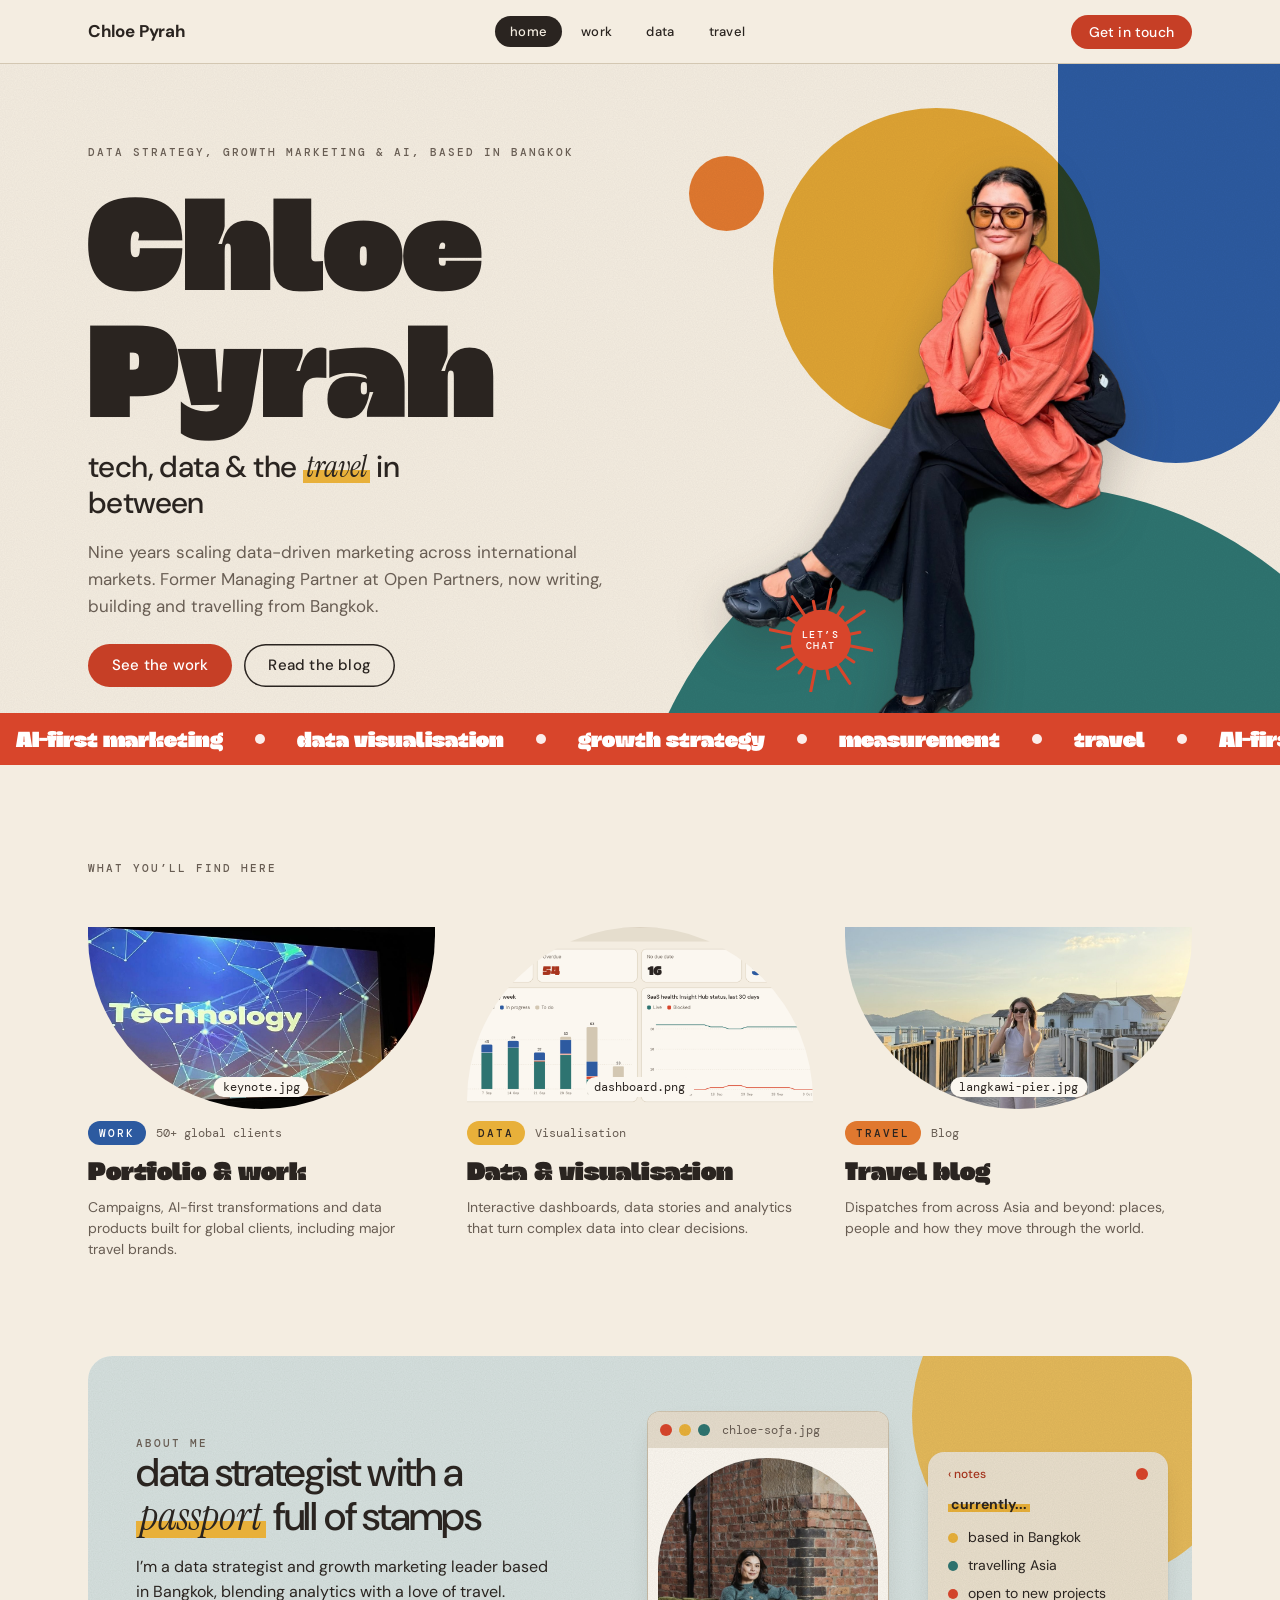
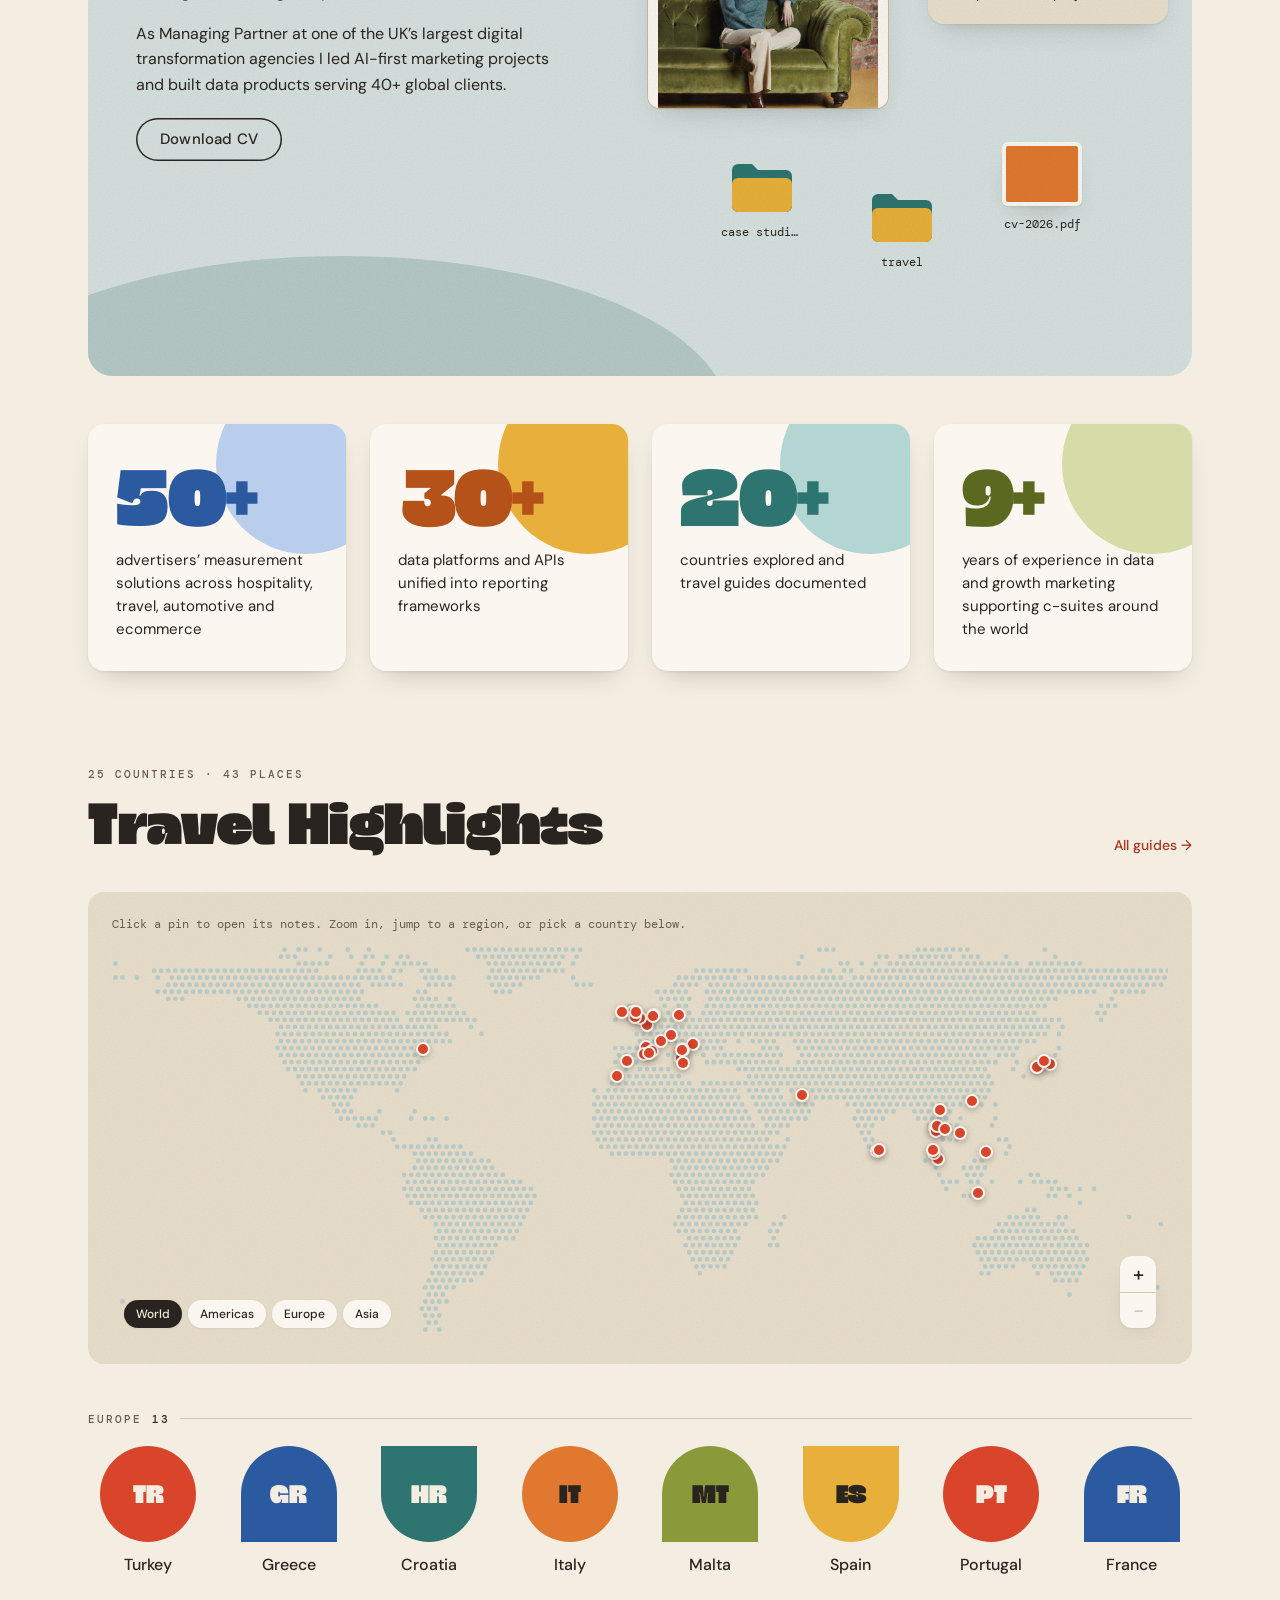
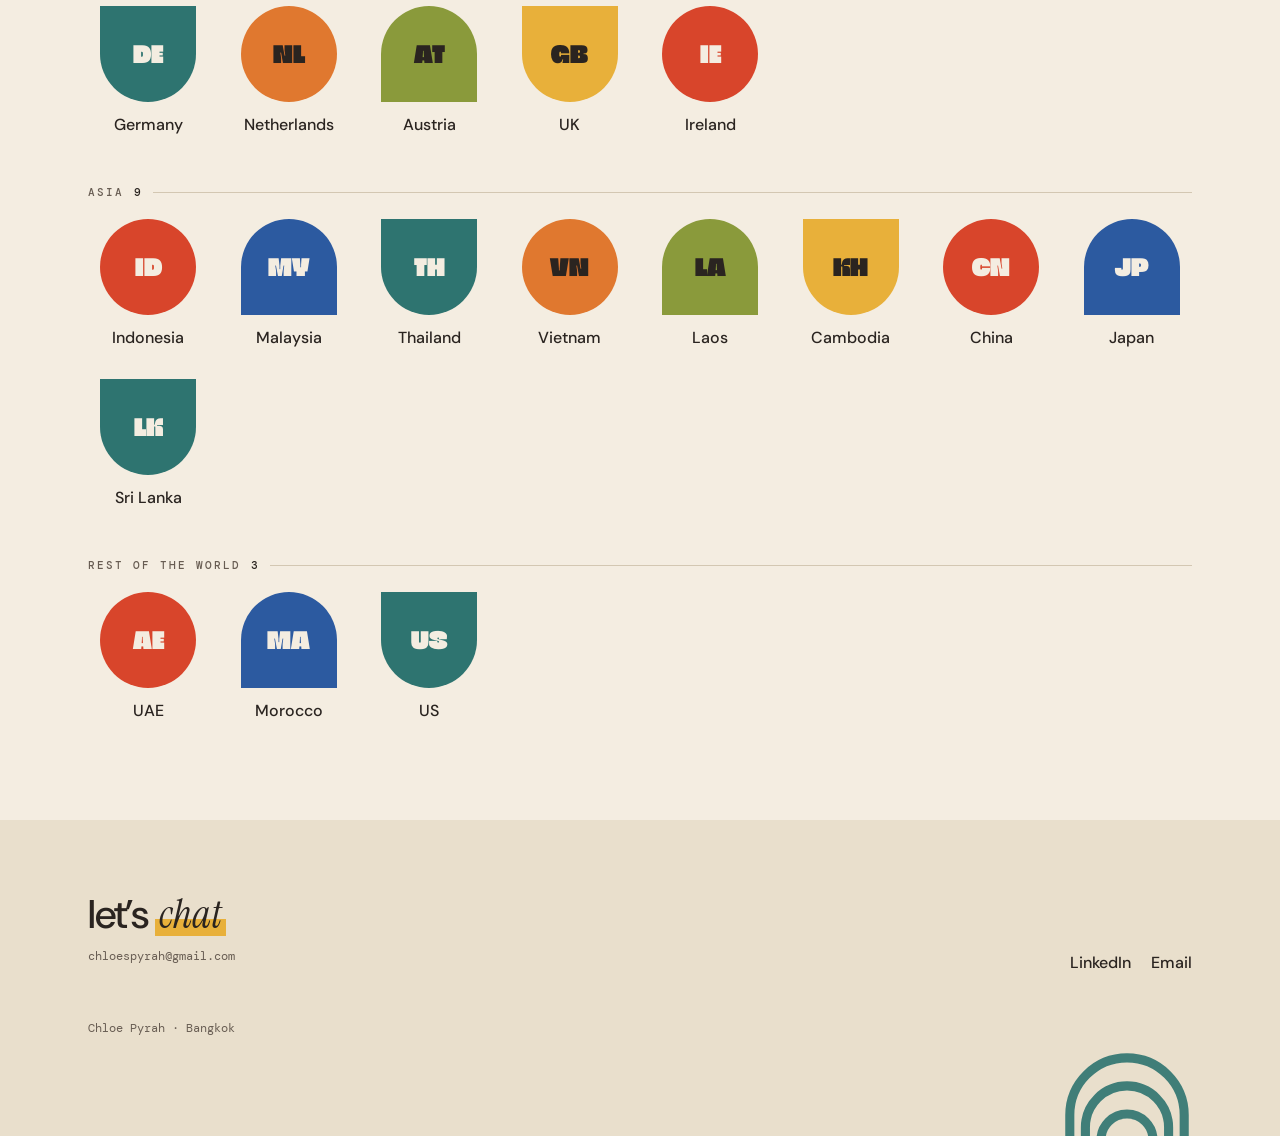
<file: index.html>
<!DOCTYPE html>
<html lang="en-GB">
<head>
  <meta charset="UTF-8" />
  <meta name="viewport" content="width=device-width, initial-scale=1, viewport-fit=cover" />
  <title>Chloe Pyrah | Tech, data &amp; the travel in between</title>
  <meta name="description" content="Data strategist and growth marketing leader based in Bangkok. Nine years scaling data-driven marketing across international markets." />
  <meta property="og:title" content="Chloe Pyrah" />
  <meta property="og:description" content="Tech, data &amp; the travel in between. Data strategist and growth marketer based in Bangkok." />
  <meta property="og:url" content="https://chloepyrah.com" />
  <meta property="og:image" content="https://chloepyrah.com/assets/img/chloe-angkor.png" />
  <meta name="theme-color" content="#f4ede1" />
  <link rel="icon" href="favicon.svg" type="image/svg+xml" />
  <link rel="icon" href="favicon-32.png" type="image/png" sizes="32x32" />
  <link rel="apple-touch-icon" href="apple-touch-icon.png" />
  <link rel="preload" href="assets/fonts/Inktera.woff2" as="font" type="font/woff2" crossorigin />
  <link rel="preconnect" href="https://fonts.googleapis.com" />
  <link rel="preconnect" href="https://fonts.gstatic.com" crossorigin />
  <link rel="stylesheet" href="https://fonts.googleapis.com/css2?family=DM+Mono:wght@400;500&amp;family=DM+Sans:opsz,wght@9..40,400;9..40,500;9..40,700&amp;family=Instrument+Serif:ital@0;1&amp;display=swap" />
  <link rel="stylesheet" href="assets/css/styles.css" />
</head>
<body>
  <a class="skip" href="#main">Skip to content</a>

  <header class="site-header">
    <div class="wrap">
      <a class="site-name" href="index.html">Chloe Pyrah</a>
      <nav class="cp-pillnav" aria-label="Main">
        <a class="cp-pill" href="index.html" aria-current="page">home</a>
        <a class="cp-pill" href="work.html">work</a>
        <a class="cp-pill" href="data.html">data</a>
        <a class="cp-pill" href="travel.html">travel</a>
      </nav>
      <a class="cp-btn cp-btn-primary" href="mailto:chloespyrah@gmail.com">Get in touch</a>
    </div>
  </header>

  <main id="main">

    <!-- HERO: cut-out portrait sitting on a teal ledge (PortraitHero) -->
    <section class="cp-phero cp-phero-teal" aria-labelledby="hero-name">
      <div class="cp-phero-text">
        <span class="cp-phero-eyebrow">Data strategy, growth marketing &amp; AI, based in Bangkok</span>
        <h1 class="cp-phero-name" id="hero-name">Chloe Pyrah</h1>
        <p class="cp-phero-tagline">tech, data &amp; the <em class="cp-marker">travel</em> in between</p>
        <p class="hero-intro">Nine years scaling data-driven marketing across international markets. Former Managing Partner at Open Partners, now writing, building and travelling from Bangkok.</p>
        <div class="cp-phero-actions">
          <a class="cp-btn cp-btn-primary" href="work.html">See the work</a>
          <a class="cp-btn cp-btn-outline" href="travel.html">Read the blog</a>
        </div>
      </div>
      <div class="cp-phero-stage">
        <span class="cp-phero-arch" aria-hidden="true"></span>
        <span class="cp-phero-sun" aria-hidden="true"></span>
        <span class="cp-phero-dot" aria-hidden="true"></span>
        <div class="cp-phero-figure" style="--cp-seat: 60%; aspect-ratio: 1076 / 1457;">
          <span class="cp-phero-ledge" aria-hidden="true"></span>
          <img class="cp-phero-img" src="assets/img/chloe-angkor.png" width="1076" height="1457" alt="Chloe in an orange linen jacket and amber sunglasses, sitting with her legs crossed" />
        </div>
        <a class="cp-sticker cp-sticker-atom cp-tone-red" href="mailto:chloespyrah@gmail.com" style="width:104px;height:104px"><svg viewBox="0 0 100 100" class="cp-atom" aria-hidden="true"><line x1="50" y1="50" x2="99.0" y2="59.8"/><line x1="50" y1="50" x2="81.6" y2="71.1"/><line x1="50" y1="50" x2="77.8" y2="91.6"/><line x1="50" y1="50" x2="57.4" y2="87.3"/><line x1="50" y1="50" x2="40.2" y2="99.0"/><line x1="50" y1="50" x2="28.9" y2="81.6"/><line x1="50" y1="50" x2="8.4" y2="77.8"/><line x1="50" y1="50" x2="12.7" y2="57.4"/><line x1="50" y1="50" x2="1.0" y2="40.2"/><line x1="50" y1="50" x2="18.4" y2="28.9"/><line x1="50" y1="50" x2="22.2" y2="8.4"/><line x1="50" y1="50" x2="42.6" y2="12.7"/><line x1="50" y1="50" x2="59.8" y2="1.0"/><line x1="50" y1="50" x2="71.1" y2="18.4"/><line x1="50" y1="50" x2="91.6" y2="22.2"/><line x1="50" y1="50" x2="87.3" y2="42.6"/><circle cx="50" cy="50" r="29"/></svg><span class="cp-sticker-text">let&rsquo;s chat</span></a>
      </div>
    </section>

    <div class="cp-marquee cp-tone-red" style="--cp-marquee-speed: 48s">
      <div class="cp-marquee-track"><span class="cp-marquee-row"><span>AI-first marketing</span><span class="cp-marquee-dot" aria-hidden="true"></span><span>data visualisation</span><span class="cp-marquee-dot" aria-hidden="true"></span><span>growth strategy</span><span class="cp-marquee-dot" aria-hidden="true"></span><span>measurement</span><span class="cp-marquee-dot" aria-hidden="true"></span><span>travel</span><span class="cp-marquee-dot" aria-hidden="true"></span></span><span class="cp-marquee-row" aria-hidden="true"><span>AI-first marketing</span><span class="cp-marquee-dot" aria-hidden="true"></span><span>data visualisation</span><span class="cp-marquee-dot" aria-hidden="true"></span><span>growth strategy</span><span class="cp-marquee-dot" aria-hidden="true"></span><span>measurement</span><span class="cp-marquee-dot" aria-hidden="true"></span><span>travel</span><span class="cp-marquee-dot" aria-hidden="true"></span></span></div>
    </div>

    <!-- THREE DOORS -->
    <section class="section home-doors" aria-label="What you'll find here">
      <div class="wrap">
        <div class="section-head">
          <div>
            <p class="eyebrow">What you&rsquo;ll find here</p>
          </div>
        </div>
        <div class="case-grid">
          <a class="cp-case cp-case-work cp-case-frame-round" href="work.html">
            <span class="cp-case-media" style="background-image:url(assets/img/keynote.jpg)"><span class="cp-case-file">keynote.jpg</span></span>
            <span class="cp-case-meta"><span class="cp-tag cp-tag-work">Work</span><span class="cp-case-when">50+ global clients</span></span>
            <span class="cp-case-title">Portfolio &amp; work</span>
            <span class="cp-case-summary">Campaigns, AI-first transformations and data products built for global clients, including major travel brands.</span>
          </a>
          <a class="cp-case cp-case-data" href="data.html">
            <span class="cp-case-media" style="background-image:url(assets/img/dashboard.png)"><span class="cp-case-file">dashboard.png</span></span>
            <span class="cp-case-meta"><span class="cp-tag cp-tag-data">Data</span><span class="cp-case-when">Visualisation</span></span>
            <span class="cp-case-title">Data &amp; visualisation</span>
            <span class="cp-case-summary">Interactive dashboards, data stories and analytics that turn complex data into clear decisions.</span>
          </a>
          <a class="cp-case cp-case-travel" href="travel.html">
            <span class="cp-case-media" style="background-image:url(assets/img/langkawi-pier.jpg)"><span class="cp-case-file">langkawi-pier.jpg</span></span>
            <span class="cp-case-meta"><span class="cp-tag cp-tag-travel">Travel</span><span class="cp-case-when">Blog</span></span>
            <span class="cp-case-title">Travel blog</span>
            <span class="cp-case-summary">Dispatches from across Asia and beyond: places, people and how they move through the world.</span>
          </a>
        </div>
      </div>
    </section>

    <!-- ABOUT: a desktop you can play with -->
    <section class="about-desktop" aria-labelledby="about-title">
      <div class="wrap">
        <div class="cp-desktop cp-desktop-sky">
          <span class="cp-desktop-sun" aria-hidden="true"></span>
          <span class="cp-desktop-hill" aria-hidden="true"></span>

          <div class="about-copy">
            <p class="eyebrow">About me</p>
            <h2 class="h-line" id="about-title">data strategist with a <em class="cp-marker">passport</em> full of stamps</h2>
            <p>I&rsquo;m a data strategist and growth marketing leader based in Bangkok, blending analytics with a love of travel.</p>
            <p>As Managing Partner at one of the UK&rsquo;s largest digital transformation agencies I led AI-first marketing projects and built data products serving 40+ global clients.</p>
            <div class="cp-phero-actions" style="margin-top:20px">
              <a class="cp-btn cp-btn-outline" href="resume.pdf" download="Chloe-Pyrah-CV.pdf">Download CV</a>
            </div>
          </div>

          <section class="cp-win cp-win-photo cp-win-arch" data-drag data-x="560" data-y="56" style="width:240px" aria-label="chloe-sofa.jpg">
            <div class="cp-win-handle"><div class="cp-win-bar"><span class="cp-dots" data-cp-nodrag><button type="button" class="cp-dot cp-dot-close" aria-label="Close (it stays)" title="this one stays"></button><button type="button" class="cp-dot cp-dot-min" aria-label="Collapse window" aria-expanded="true"></button><button type="button" class="cp-dot cp-dot-max" aria-label="Bring to front"></button></span><span class="cp-win-title">chloe-sofa.jpg</span></div></div>
            <div class="cp-win-body cp-win-body-flush"><img src="assets/img/chloe-sofa.jpg" alt="Chloe sitting on a green velvet sofa in front of a brick wall" style="height:250px;object-fit:cover;object-position:50% 35%;width:100%" /></div>
          </section>

          <aside class="cp-note" data-drag data-x="840" data-y="96" style="width:240px" aria-label="currently...">
            <div class="cp-note-bar"><span class="cp-note-app">&lsaquo; notes</span><span class="cp-note-pin cp-fill-red" aria-hidden="true"></span></div>
            <p class="cp-note-title"><mark>currently...</mark></p>
            <ul class="cp-note-list"><li>based in Bangkok</li><li>travelling Asia</li><li>open to new projects</li></ul>
          </aside>

          <div class="icon-row">
            <a class="cp-icon cp-icon-folder" data-drag data-x="620" data-y="400" href="work.html"><svg viewBox="0 0 64 52" class="cp-folder" aria-hidden="true"><path class="cp-folder-back" d="M2 8a6 6 0 0 1 6-6h14l6 6h28a6 6 0 0 1 6 6v30a6 6 0 0 1-6 6H8a6 6 0 0 1-6-6z"/><rect class="cp-folder-front" x="2" y="16" width="60" height="34" rx="6"/></svg><span class="cp-icon-label">case studies</span></a>
            <a class="cp-icon cp-icon-folder" data-drag data-x="760" data-y="430" href="travel.html"><svg viewBox="0 0 64 52" class="cp-folder" aria-hidden="true"><path class="cp-folder-back" d="M2 8a6 6 0 0 1 6-6h14l6 6h28a6 6 0 0 1 6 6v30a6 6 0 0 1-6 6H8a6 6 0 0 1-6-6z"/><rect class="cp-folder-front" x="2" y="16" width="60" height="34" rx="6"/></svg><span class="cp-icon-label">travel</span></a>
            <a class="cp-icon cp-icon-file" data-drag data-x="900" data-y="380" href="resume.pdf" download="Chloe-Pyrah-CV.pdf"><span class="cp-thumb cp-thumb-orange"></span><span class="cp-icon-label">cv-2026.pdf</span></a>
          </div>
        </div>

        <div class="stat-row">
          <figure class="cp-stat cp-stat-blue"><span class="cp-stat-disc" aria-hidden="true"></span><div class="cp-stat-value">50+</div><figcaption><span class="cp-stat-label">advertisers&rsquo; measurement solutions across hospitality, travel, automotive and ecommerce</span></figcaption></figure>
          <figure class="cp-stat cp-stat-orange"><span class="cp-stat-disc" aria-hidden="true"></span><div class="cp-stat-value">30+</div><figcaption><span class="cp-stat-label">data platforms and APIs unified into reporting frameworks</span></figcaption></figure>
          <figure class="cp-stat cp-stat-teal"><span class="cp-stat-disc" aria-hidden="true"></span><div class="cp-stat-value">20+</div><figcaption><span class="cp-stat-label">countries explored and travel guides documented</span></figcaption></figure>
          <figure class="cp-stat cp-stat-green"><span class="cp-stat-disc" aria-hidden="true"></span><div class="cp-stat-value">9+</div><figcaption><span class="cp-stat-label">years of experience in data and growth marketing supporting c-suites around the world</span></figcaption></figure>
        </div>
      </div>
    </section>

    <!-- TRAVEL -->
    <section class="section" aria-labelledby="places-title">
      <div class="wrap">
        <div class="section-head">
          <div>
            <p class="eyebrow">25 countries &middot; 43 places</p>
            <h2 class="h-display" id="places-title">Travel Highlights</h2>
          </div>
          <a class="link-arrow" href="travel.html#guides">All guides &rarr;</a>
        </div>
        <!-- Travel map: pins and notes come from assets/js/travel-places.js -->
        <div class="travel-map" id="travel-map"></div>
        <div class="place-group"><h3 class="place-group-title">Europe <span>13</span></h3><div class="places"><button type="button" class="place" data-country="Turkey" aria-pressed="false" aria-label="Show Turkey on the map"><span class="place-shape cp-fill-red" aria-hidden="true">TR</span><span class="place-name">Turkey</span></button><button type="button" class="place" data-country="Greece" aria-pressed="false" aria-label="Show Greece on the map"><span class="place-shape cp-fill-blue" aria-hidden="true">GR</span><span class="place-name">Greece</span></button><button type="button" class="place" data-country="Croatia" aria-pressed="false" aria-label="Show Croatia on the map"><span class="place-shape cp-fill-teal" aria-hidden="true">HR</span><span class="place-name">Croatia</span></button><button type="button" class="place" data-country="Italy" aria-pressed="false" aria-label="Show Italy on the map"><span class="place-shape cp-fill-orange" aria-hidden="true">IT</span><span class="place-name">Italy</span></button><button type="button" class="place" data-country="Malta" aria-pressed="false" aria-label="Show Malta on the map"><span class="place-shape cp-fill-olive" aria-hidden="true">MT</span><span class="place-name">Malta</span></button><button type="button" class="place" data-country="Spain" aria-pressed="false" aria-label="Show Spain on the map"><span class="place-shape cp-fill-marker" aria-hidden="true">ES</span><span class="place-name">Spain</span></button><button type="button" class="place" data-country="Portugal" aria-pressed="false" aria-label="Show Portugal on the map"><span class="place-shape cp-fill-red" aria-hidden="true">PT</span><span class="place-name">Portugal</span></button><button type="button" class="place" data-country="France" aria-pressed="false" aria-label="Show France on the map"><span class="place-shape cp-fill-blue" aria-hidden="true">FR</span><span class="place-name">France</span></button><button type="button" class="place" data-country="Germany" aria-pressed="false" aria-label="Show Germany on the map"><span class="place-shape cp-fill-teal" aria-hidden="true">DE</span><span class="place-name">Germany</span></button><button type="button" class="place" data-country="Netherlands" aria-pressed="false" aria-label="Show Netherlands on the map"><span class="place-shape cp-fill-orange" aria-hidden="true">NL</span><span class="place-name">Netherlands</span></button><button type="button" class="place" data-country="Austria" aria-pressed="false" aria-label="Show Austria on the map"><span class="place-shape cp-fill-olive" aria-hidden="true">AT</span><span class="place-name">Austria</span></button><button type="button" class="place" data-country="UK" aria-pressed="false" aria-label="Show UK on the map"><span class="place-shape cp-fill-marker" aria-hidden="true">GB</span><span class="place-name">UK</span></button><button type="button" class="place" data-country="Ireland" aria-pressed="false" aria-label="Show Ireland on the map"><span class="place-shape cp-fill-red" aria-hidden="true">IE</span><span class="place-name">Ireland</span></button></div></div>
<div class="place-group"><h3 class="place-group-title">Asia <span>9</span></h3><div class="places"><button type="button" class="place" data-country="Indonesia" aria-pressed="false" aria-label="Show Indonesia on the map"><span class="place-shape cp-fill-red" aria-hidden="true">ID</span><span class="place-name">Indonesia</span></button><button type="button" class="place" data-country="Malaysia" aria-pressed="false" aria-label="Show Malaysia on the map"><span class="place-shape cp-fill-blue" aria-hidden="true">MY</span><span class="place-name">Malaysia</span></button><button type="button" class="place" data-country="Thailand" aria-pressed="false" aria-label="Show Thailand on the map"><span class="place-shape cp-fill-teal" aria-hidden="true">TH</span><span class="place-name">Thailand</span></button><button type="button" class="place" data-country="Vietnam" aria-pressed="false" aria-label="Show Vietnam on the map"><span class="place-shape cp-fill-orange" aria-hidden="true">VN</span><span class="place-name">Vietnam</span></button><button type="button" class="place" data-country="Laos" aria-pressed="false" aria-label="Show Laos on the map"><span class="place-shape cp-fill-olive" aria-hidden="true">LA</span><span class="place-name">Laos</span></button><button type="button" class="place" data-country="Cambodia" aria-pressed="false" aria-label="Show Cambodia on the map"><span class="place-shape cp-fill-marker" aria-hidden="true">KH</span><span class="place-name">Cambodia</span></button><button type="button" class="place" data-country="China" aria-pressed="false" aria-label="Show China on the map"><span class="place-shape cp-fill-red" aria-hidden="true">CN</span><span class="place-name">China</span></button><button type="button" class="place" data-country="Japan" aria-pressed="false" aria-label="Show Japan on the map"><span class="place-shape cp-fill-blue" aria-hidden="true">JP</span><span class="place-name">Japan</span></button><button type="button" class="place" data-country="Sri Lanka" aria-pressed="false" aria-label="Show Sri Lanka on the map"><span class="place-shape cp-fill-teal" aria-hidden="true">LK</span><span class="place-name">Sri Lanka</span></button></div></div>
<div class="place-group"><h3 class="place-group-title">Rest of the world <span>3</span></h3><div class="places"><button type="button" class="place" data-country="UAE" aria-pressed="false" aria-label="Show UAE on the map"><span class="place-shape cp-fill-red" aria-hidden="true">AE</span><span class="place-name">UAE</span></button><button type="button" class="place" data-country="Morocco" aria-pressed="false" aria-label="Show Morocco on the map"><span class="place-shape cp-fill-blue" aria-hidden="true">MA</span><span class="place-name">Morocco</span></button><button type="button" class="place" data-country="US" aria-pressed="false" aria-label="Show US on the map"><span class="place-shape cp-fill-teal" aria-hidden="true">US</span><span class="place-name">US</span></button></div></div>
      </div>
    </section>

  </main>

  <footer class="site-footer">
    <svg viewBox="0 0 100 100" class="footer-arches cp-motif cp-fill-teal" style="width:220px" aria-hidden="true"><path class="cp-motif-arch" d="M 6 96 L 6 60.8 A 44 44 0 0 1 94 60.8 L 94 96"/><path class="cp-motif-arch" d="M 18 96 L 18 70.4 A 32 32 0 0 1 82 70.4 L 82 96"/><path class="cp-motif-arch" d="M 30 96 L 30 80.0 A 20 20 0 0 1 70 80.0 L 70 96"/></svg>
    <div class="wrap">
      <div class="footer-top">
        <div>
          <p class="h-line">let&rsquo;s <em class="cp-marker">chat</em></p>
          <p class="footer-small" style="margin-top:12px">chloespyrah@gmail.com</p>
        </div>
        <nav class="footer-links" aria-label="Elsewhere">
          <a href="https://linkedin.com/in/chloepyrah" target="_blank" rel="noopener">LinkedIn</a>
          <a href="mailto:chloespyrah@gmail.com">Email</a>
        </nav>
      </div>
      <p class="footer-small">Chloe Pyrah &middot; Bangkok</p>
    </div>
  </footer>

  <script src="assets/js/site.js"></script>
  <script src="assets/js/travel-map.js"></script>
  <script src="assets/js/travel-places.js"></script>
  <script>
    var travelMap = CPTravelMap(document.getElementById("travel-map"), {
      places: CP_TRAVEL.places,
      countries: CP_TRAVEL.countries,
      caption: "Click a pin to open its notes. Zoom in, jump to a region, or pick a country below.",
      onFilter: function (name) {
        document.querySelectorAll(".place[data-country]").forEach(function (b) { b.setAttribute("aria-pressed", b.dataset.country === name ? "true" : "false"); });
      }
    });
    document.querySelectorAll(".place[data-country]").forEach(function (b) {
      b.addEventListener("click", function () {
        var on = b.getAttribute("aria-pressed") === "true";
        if (on) { travelMap.filter(null); travelMap.goTo({ lon: 10, lat: 10, z: 1 }); }
        else { travelMap.filter(b.dataset.country); document.getElementById("travel-map").scrollIntoView({ behavior: "smooth", block: "center" }); }
      });
    });
  </script>
</body>
</html>
</file>
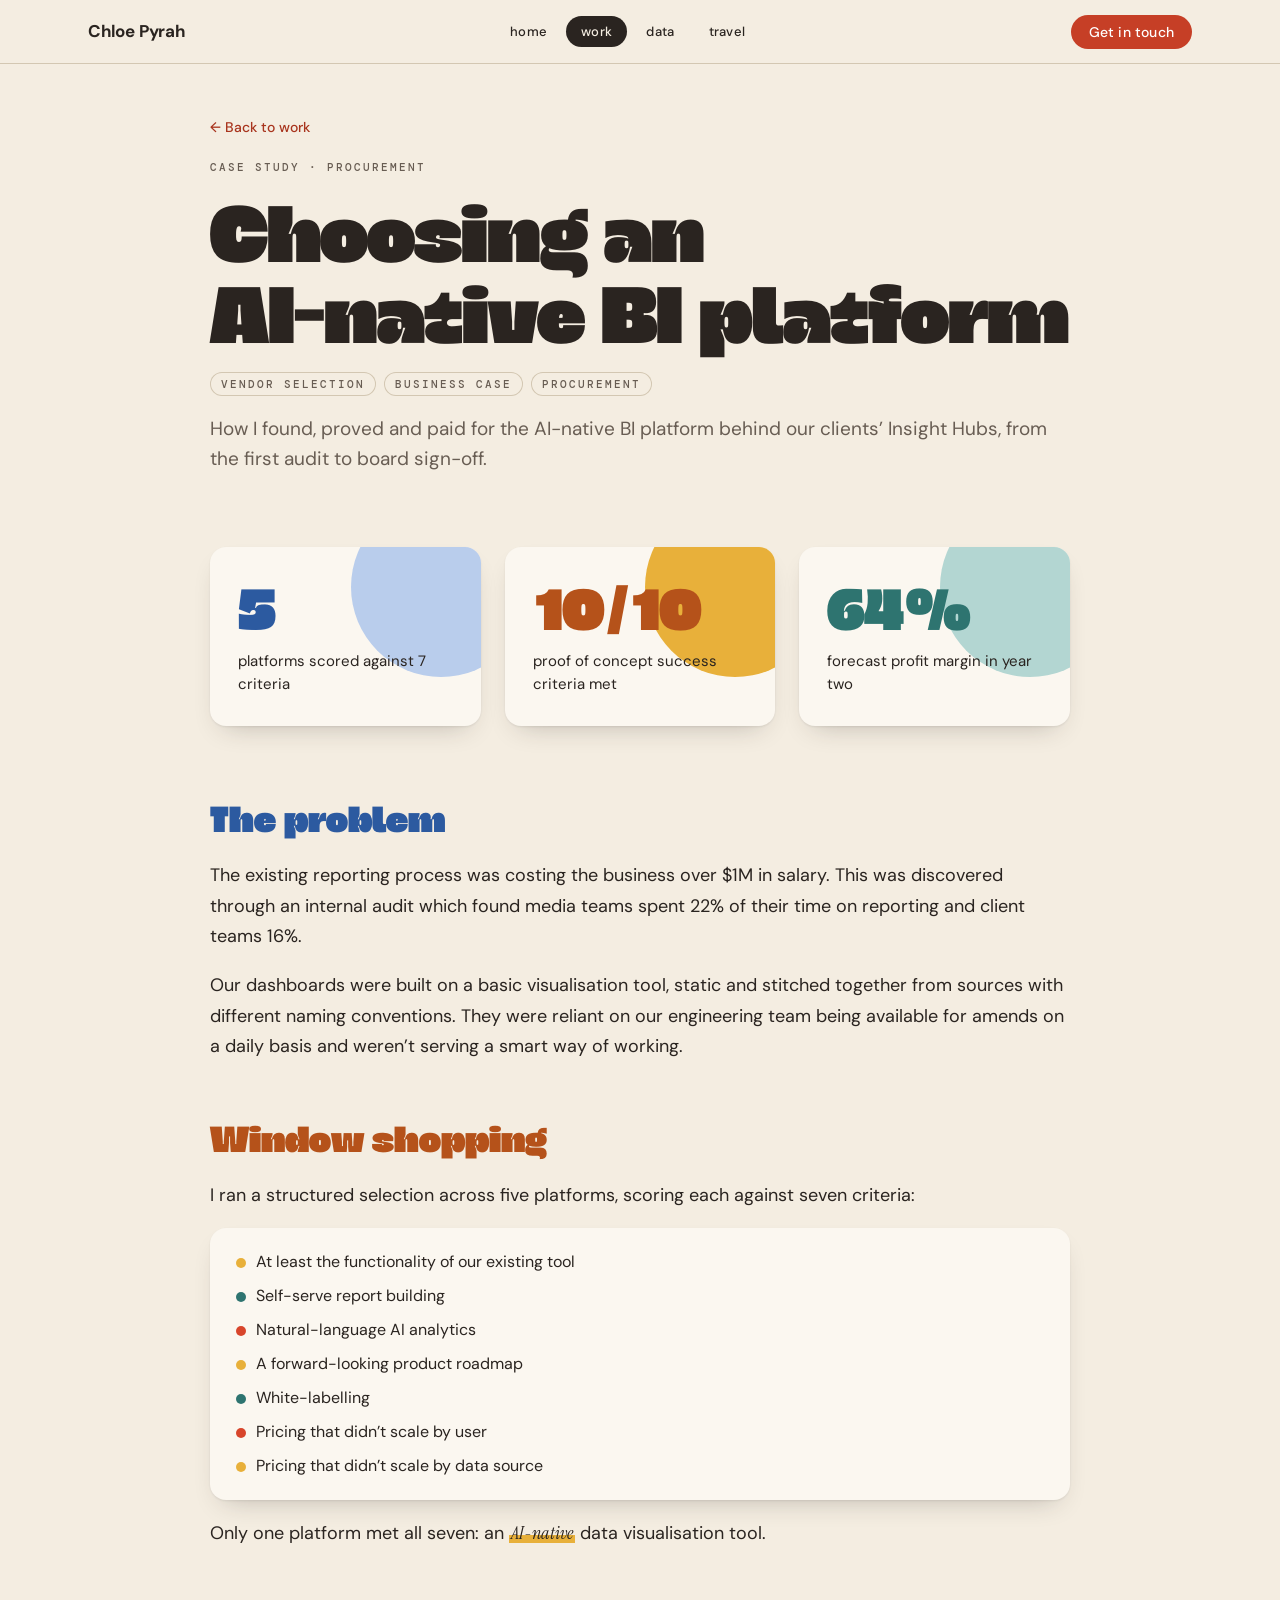
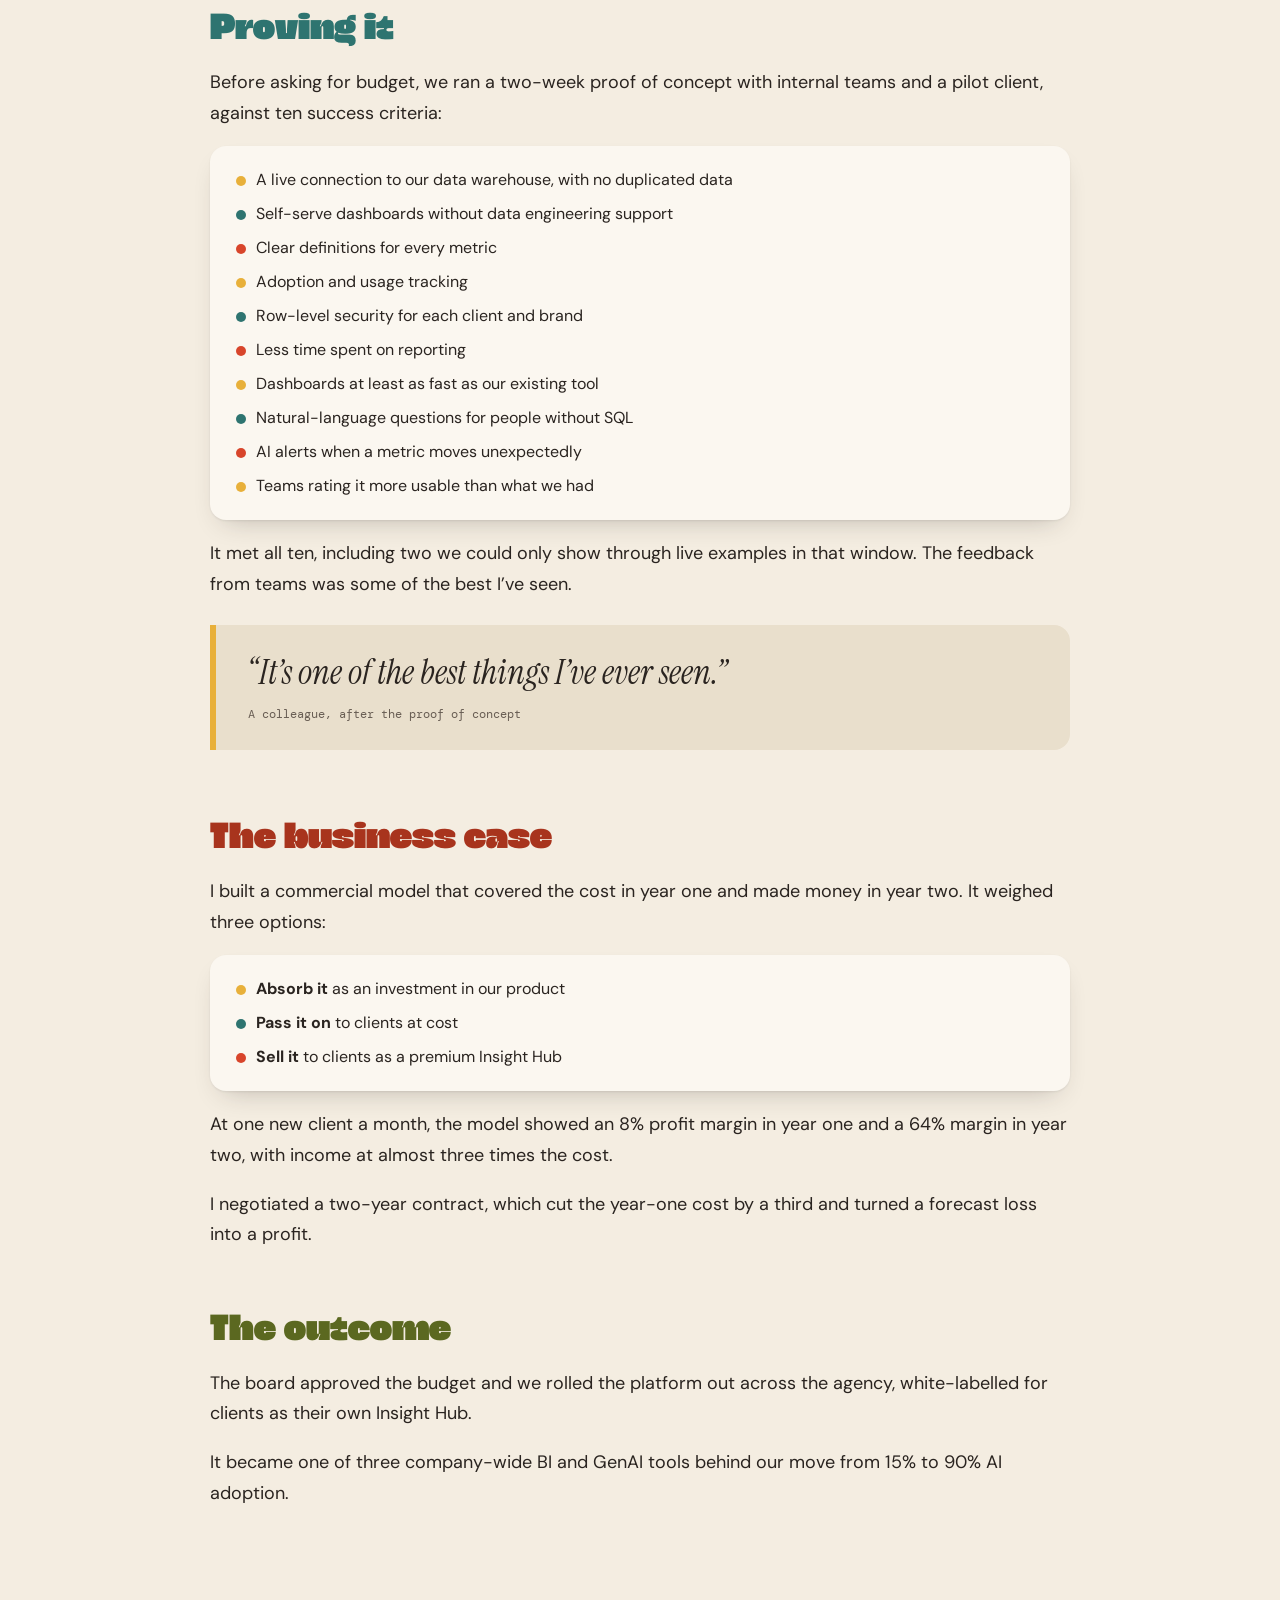
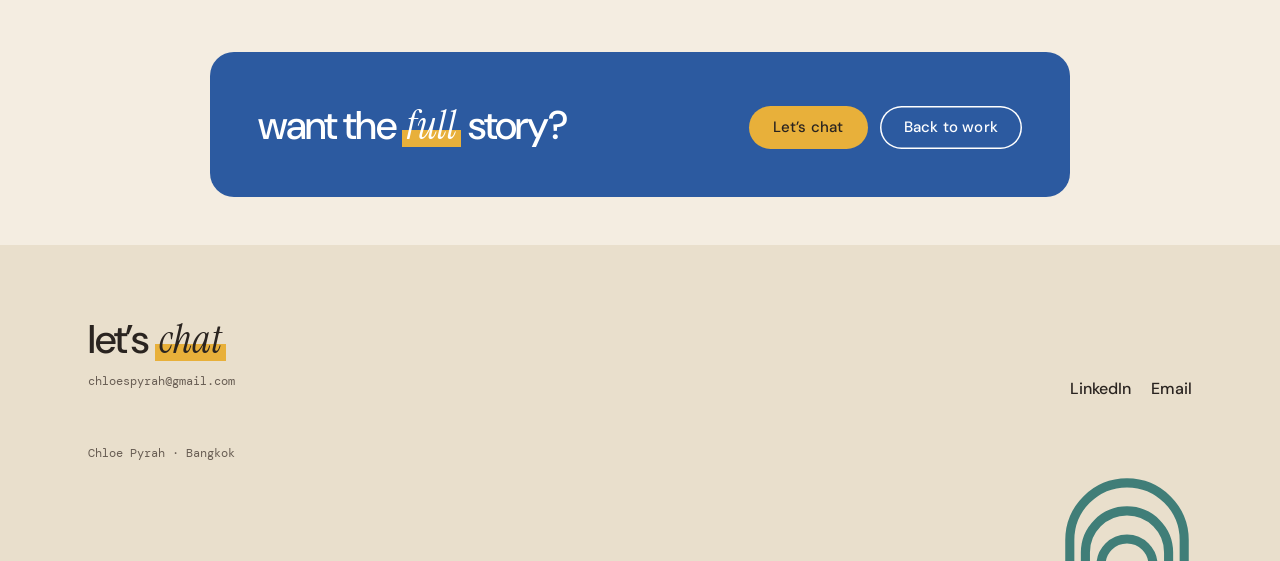
<file: case-ai-data-platform.html>
<!DOCTYPE html>
<html lang="en-GB">
<head>
  <meta charset="UTF-8" />
  <meta name="viewport" content="width=device-width, initial-scale=1, viewport-fit=cover" />
  <title>Choosing an AI-native BI platform | Chloe Pyrah</title>
  <meta name="description" content="Case study by Chloe Pyrah: Choosing an AI-native BI platform." />
  <meta property="og:title" content="Choosing an AI-native BI platform | Chloe Pyrah" />
  <meta property="og:description" content="Case study by Chloe Pyrah: Choosing an AI-native BI platform." />
  <meta property="og:url" content="https://chloepyrah.com/case-ai-data-platform.html" />
  <meta property="og:image" content="https://chloepyrah.com/assets/img/chloe-angkor.png" />
  <meta name="theme-color" content="#f4ede1" />
  <link rel="icon" href="favicon.svg" type="image/svg+xml" />
  <link rel="icon" href="favicon-32.png" type="image/png" sizes="32x32" />
  <link rel="apple-touch-icon" href="apple-touch-icon.png" />
  <link rel="preload" href="assets/fonts/Inktera.woff2" as="font" type="font/woff2" crossorigin />
  <link rel="preconnect" href="https://fonts.googleapis.com" />
  <link rel="preconnect" href="https://fonts.gstatic.com" crossorigin />
  <link rel="stylesheet" href="https://fonts.googleapis.com/css2?family=DM+Mono:wght@400;500&amp;family=DM+Sans:opsz,wght@9..40,400;9..40,500;9..40,700&amp;family=Instrument+Serif:ital@0;1&amp;display=swap" />
  <link rel="stylesheet" href="assets/css/styles.css" />
</head>
<body class="page-case-ai-data-platform">
  <a class="skip" href="#main">Skip to content</a>

  <header class="site-header">
    <div class="wrap">
      <a class="site-name" href="index.html">Chloe Pyrah</a>
      <nav class="cp-pillnav" aria-label="Main">
        <a class="cp-pill" href="index.html">home</a>
        <a class="cp-pill" href="work.html" aria-current="page">work</a>
        <a class="cp-pill" href="data.html">data</a>
        <a class="cp-pill" href="travel.html">travel</a>
      </nav>
      <a class="cp-btn cp-btn-primary" href="mailto:chloespyrah@gmail.com">Get in touch</a>
    </div>
  </header>

  <main id="main">

    <section class="cs-hero" aria-labelledby="page-title">
      <div class="wrap cs-col">
        <a class="link-arrow cs-back" href="work.html">&larr; Back to work</a>
        <p class="eyebrow">Case study · Procurement</p>
        <h1 class="cs-title" id="page-title">Choosing an <span class="nobr">AI-native</span> BI platform</h1>
        <div class="cs-tags"><span class="cp-tag cp-tag-neutral">Vendor selection</span><span class="cp-tag cp-tag-neutral">Business case</span><span class="cp-tag cp-tag-neutral">Procurement</span></div>
        <p class="hero-intro cs-intro">How I found, proved and paid for the AI-native BI platform behind our clients&rsquo; Insight Hubs, from the first audit to board sign-off.</p>
      </div>
    </section>
    <section class="section section-tight" aria-label="Key numbers"><div class="wrap cs-col"><div class="stat-row cs-stats"><figure class="cp-stat cp-stat-blue"><span class="cp-stat-disc" aria-hidden="true"></span><div class="cp-stat-value">5</div><figcaption><span class="cp-stat-label">platforms scored against 7 criteria</span></figcaption></figure><figure class="cp-stat cp-stat-orange"><span class="cp-stat-disc" aria-hidden="true"></span><div class="cp-stat-value">10/10</div><figcaption><span class="cp-stat-label">proof of concept success criteria met</span></figcaption></figure><figure class="cp-stat cp-stat-teal"><span class="cp-stat-disc" aria-hidden="true"></span><div class="cp-stat-value">64%</div><figcaption><span class="cp-stat-label">forecast profit margin in year two</span></figcaption></figure></div></div></section>
    <article class="section cs-body"><div class="wrap cs-col cs-wrap"><section class="cs-block"><h2 class="cs-h">The problem</h2><p>The existing reporting process was costing the business over $1M in salary. This was discovered through an internal audit which found media teams spent 22% of their time on reporting and client teams 16%.</p><p>Our dashboards were built on a basic visualisation tool, static and stitched together from sources with different naming conventions. They were reliant on our engineering team being available for amends on a daily basis and weren&rsquo;t serving a smart way of working.</p></section><section class="cs-block"><h2 class="cs-h">Window shopping</h2><p>I ran a structured selection across five platforms, scoring each against seven criteria:</p><ul class="cp-note-list cs-list"><li><span>At least the functionality of our existing tool</span></li><li><span>Self-serve report building</span></li><li><span>Natural-language AI analytics</span></li><li><span>A forward-looking product roadmap</span></li><li><span>White-labelling</span></li><li><span>Pricing that didn&rsquo;t scale by user</span></li><li><span>Pricing that didn&rsquo;t scale by data source</span></li></ul><p>Only one platform met all seven: an <em class="cp-marker">AI-native</em> data visualisation tool.</p></section><section class="cs-block"><h2 class="cs-h">Proving it</h2><p>Before asking for budget, we ran a two-week proof of concept with internal teams and a pilot client, against ten success criteria:</p><ul class="cp-note-list cs-list"><li><span>A live connection to our data warehouse, with no duplicated data</span></li><li><span>Self-serve dashboards without data engineering support</span></li><li><span>Clear definitions for every metric</span></li><li><span>Adoption and usage tracking</span></li><li><span>Row-level security for each client and brand</span></li><li><span>Less time spent on reporting</span></li><li><span>Dashboards at least as fast as our existing tool</span></li><li><span>Natural-language questions for people without SQL</span></li><li><span>AI alerts when a metric moves unexpectedly</span></li><li><span>Teams rating it more usable than what we had</span></li></ul><p>It met all ten, including two we could only show through live examples in that window. The feedback from teams was some of the best I&rsquo;ve seen.</p><blockquote class="cs-quote"><p>&ldquo;It&rsquo;s one of the best things I&rsquo;ve ever seen.&rdquo;</p><cite>A colleague, after the proof of concept</cite></blockquote></section><section class="cs-block"><h2 class="cs-h">The business case</h2><p>I built a commercial model that covered the cost in year one and made money in year two. It weighed three options:</p><ul class="cp-note-list cs-list"><li><span><strong>Absorb it</strong> as an investment in our product</span></li><li><span><strong>Pass it on</strong> to clients at cost</span></li><li><span><strong>Sell it</strong> to clients as a premium Insight Hub</span></li></ul><p>At one new client a month, the model showed an 8% profit margin in year one and a 64% margin in year two, with income at almost three times the cost.</p><p>I negotiated a two-year contract, which cut the year-one cost by a third and turned a forecast loss into a profit.</p></section><section class="cs-block"><h2 class="cs-h">The outcome</h2><p>The board approved the budget and we rolled the platform out across the agency, white-labelled for clients as their own Insight Hub.</p><p>It became one of three company-wide BI and GenAI tools behind our move from 15% to 90% AI adoption.</p></section></div></article>
    <section class="section section-tight" aria-label="More">
      <div class="wrap cs-col">
        <div class="cta-band cp-tone-blue">
          <p class="h-line">want the <em class="cp-marker">full</em> story?</p>
          <div class="cp-phero-actions"><a class="cp-btn cp-btn-accent" href="mailto:chloespyrah@gmail.com">Let&rsquo;s chat</a><a class="cp-btn cp-btn-ghost" href="work.html">Back to work</a></div>
        </div>
      </div>
    </section>

  </main>

  <footer class="site-footer">
    <svg viewBox="0 0 100 100" class="footer-arches cp-motif cp-fill-teal" style="width:220px" aria-hidden="true"><path class="cp-motif-arch" d="M 6 96 L 6 60.8 A 44 44 0 0 1 94 60.8 L 94 96"/><path class="cp-motif-arch" d="M 18 96 L 18 70.4 A 32 32 0 0 1 82 70.4 L 82 96"/><path class="cp-motif-arch" d="M 30 96 L 30 80.0 A 20 20 0 0 1 70 80.0 L 70 96"/></svg>
    <div class="wrap">
      <div class="footer-top">
        <div>
          <p class="h-line">let&rsquo;s <em class="cp-marker">chat</em></p>
          <p class="footer-small" style="margin-top:12px">chloespyrah@gmail.com</p>
        </div>
        <nav class="footer-links" aria-label="Elsewhere">
          <a href="https://linkedin.com/in/chloepyrah" target="_blank" rel="noopener">LinkedIn</a>
          <a href="mailto:chloespyrah@gmail.com">Email</a>
        </nav>
      </div>
      <p class="footer-small">Chloe Pyrah &middot; Bangkok</p>
    </div>
  </footer>

  <script src="assets/js/site.js"></script>
</body>
</html>
</file>
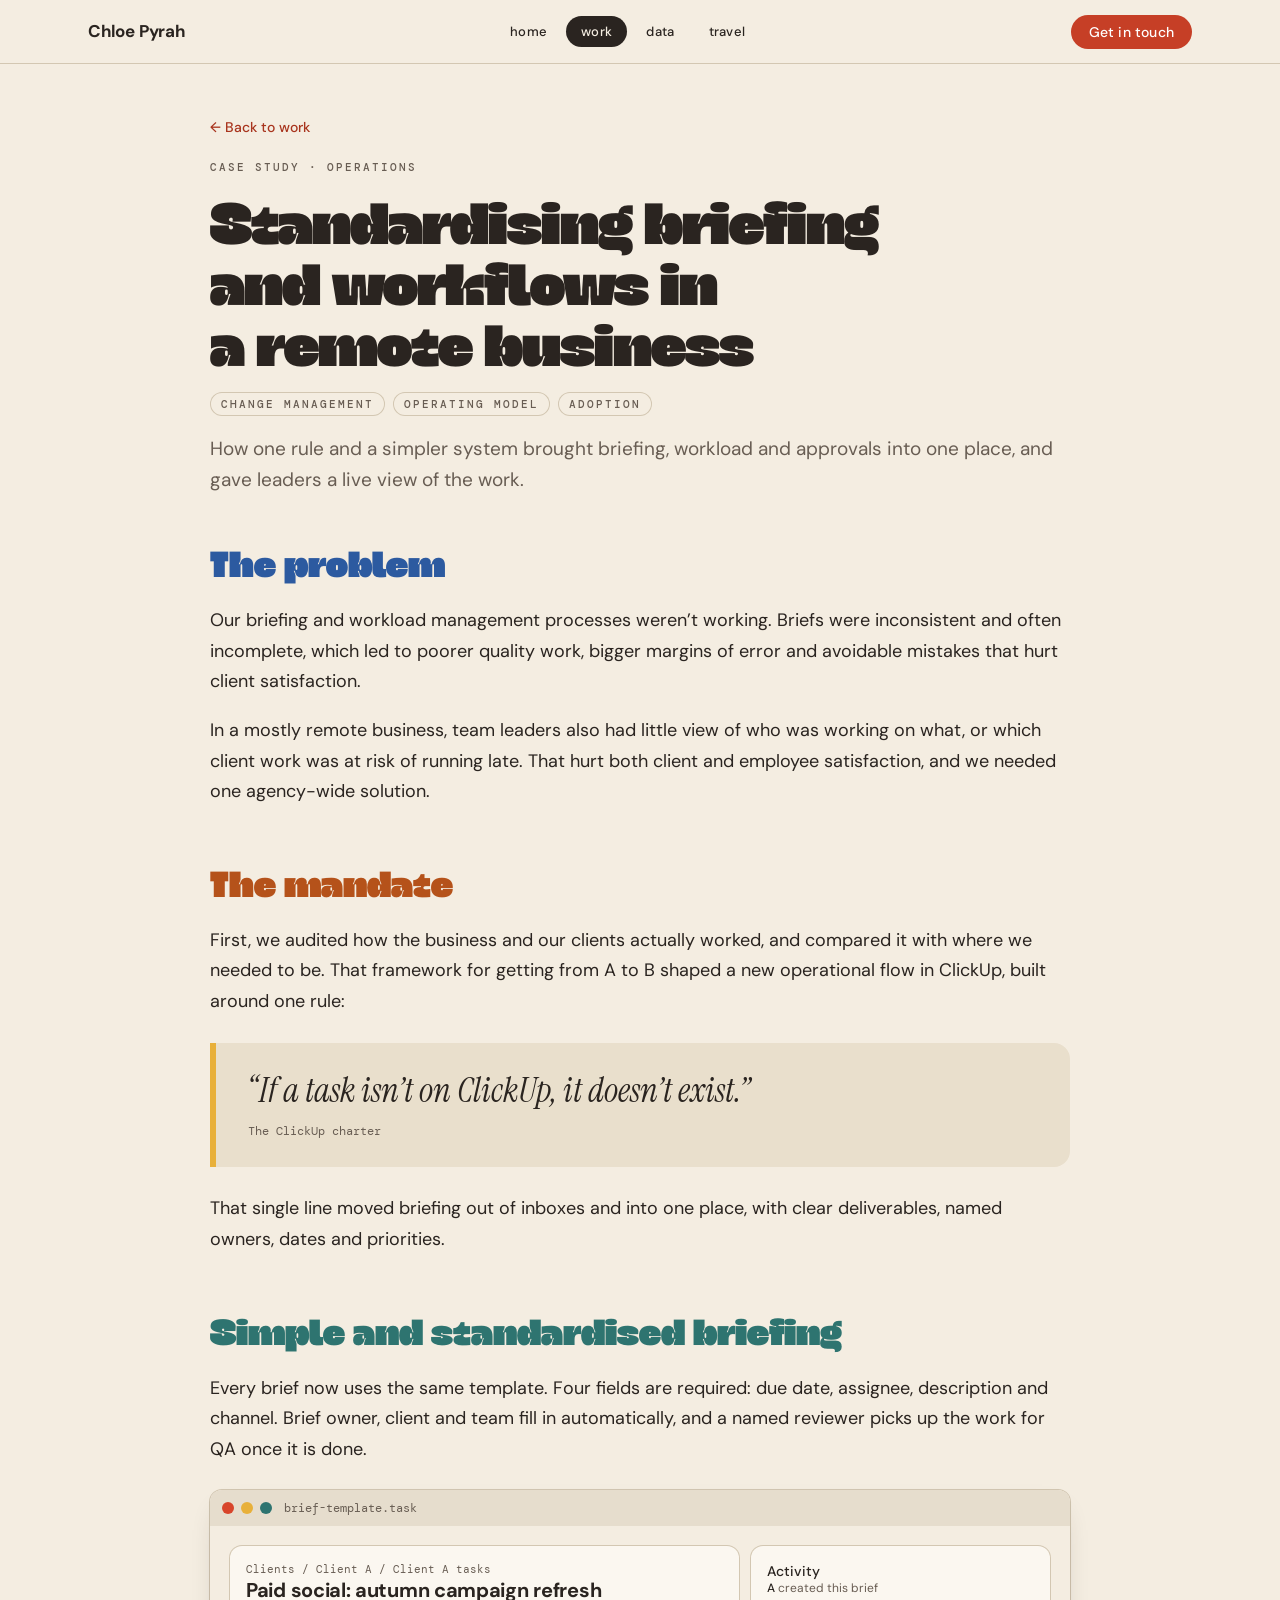
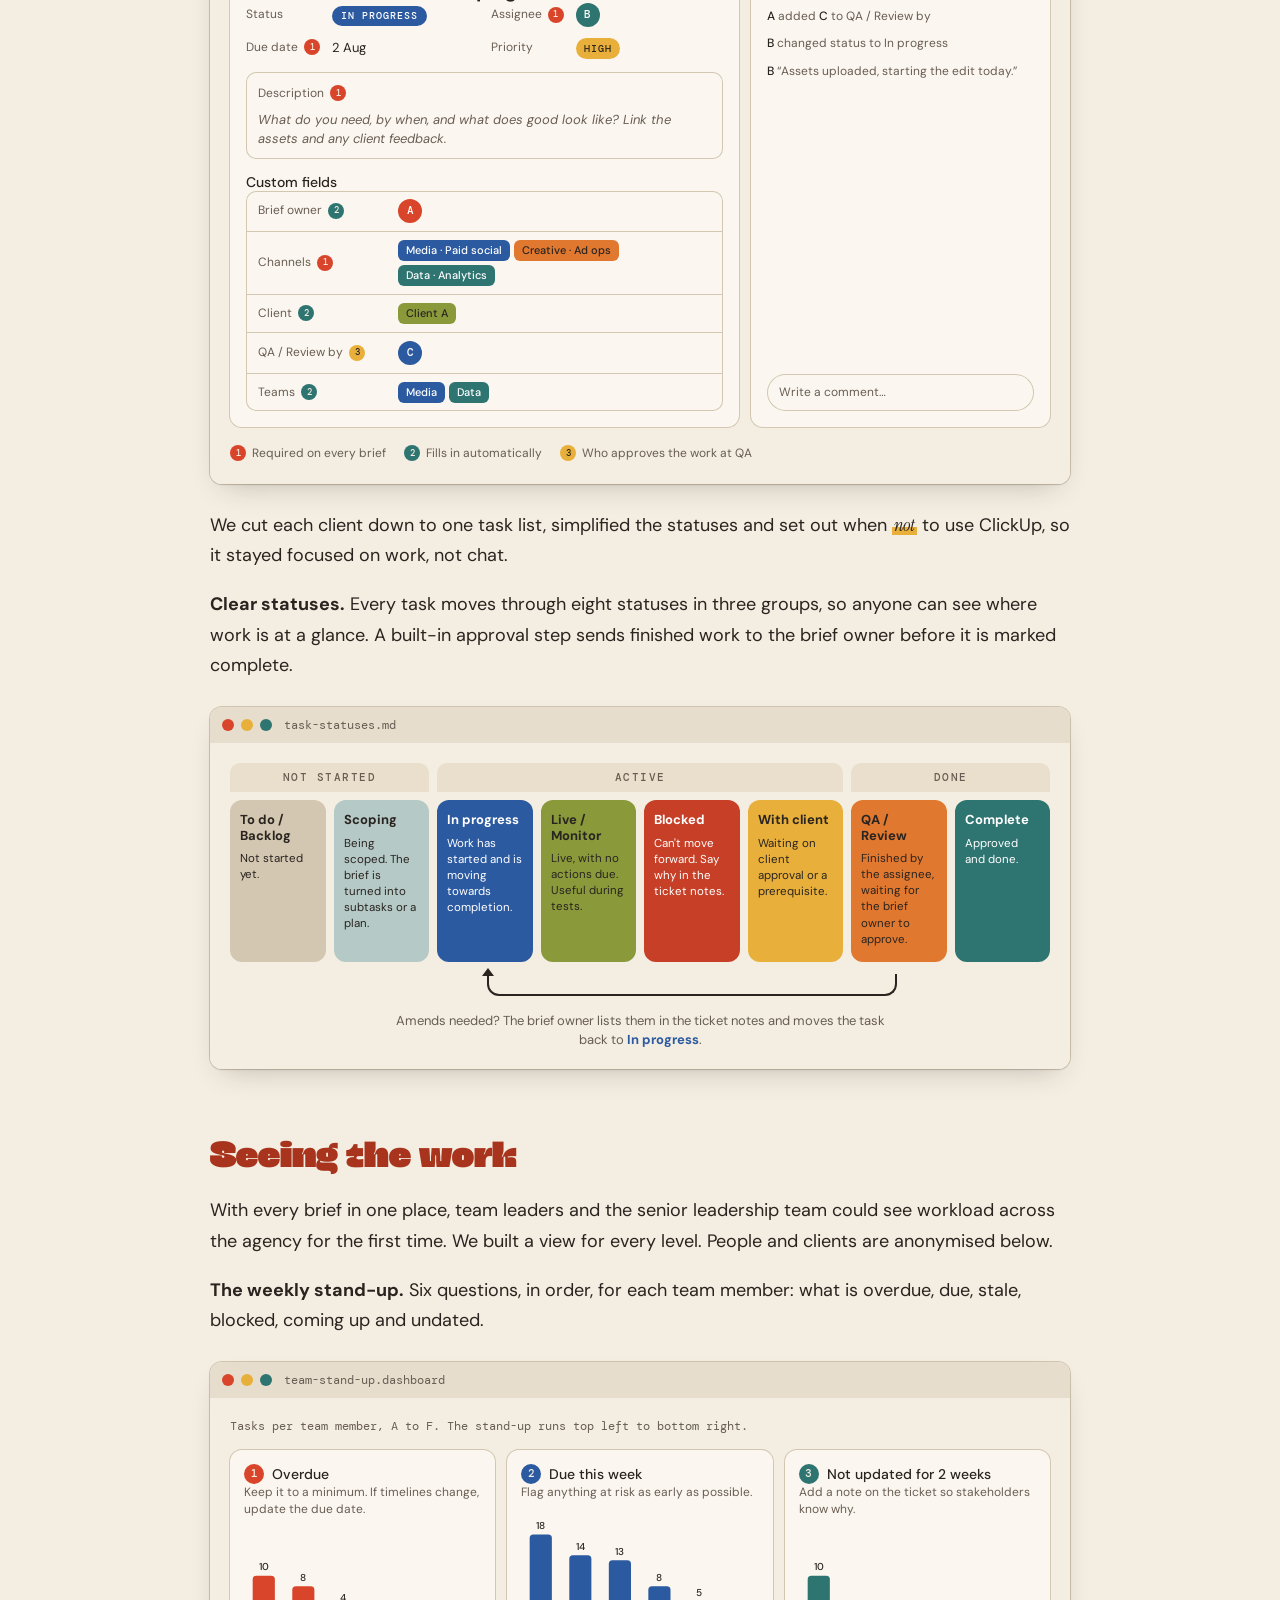
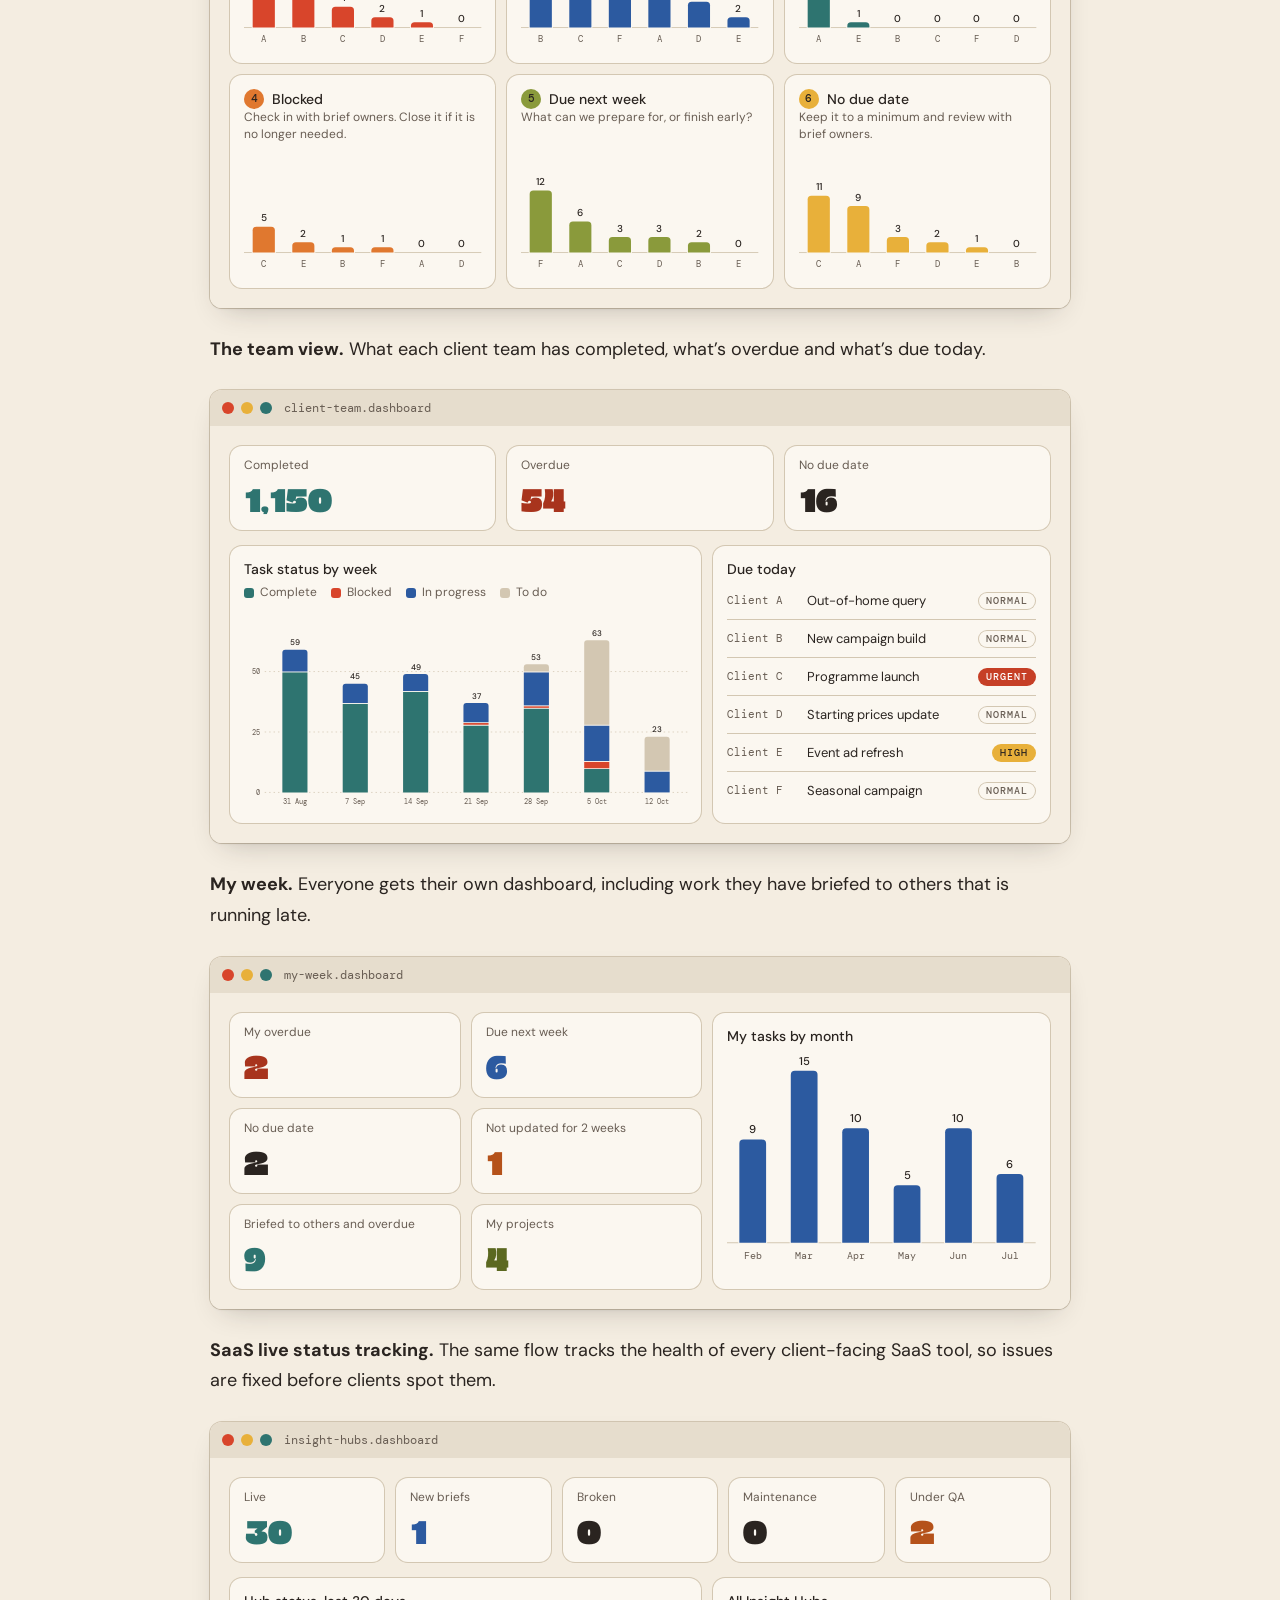
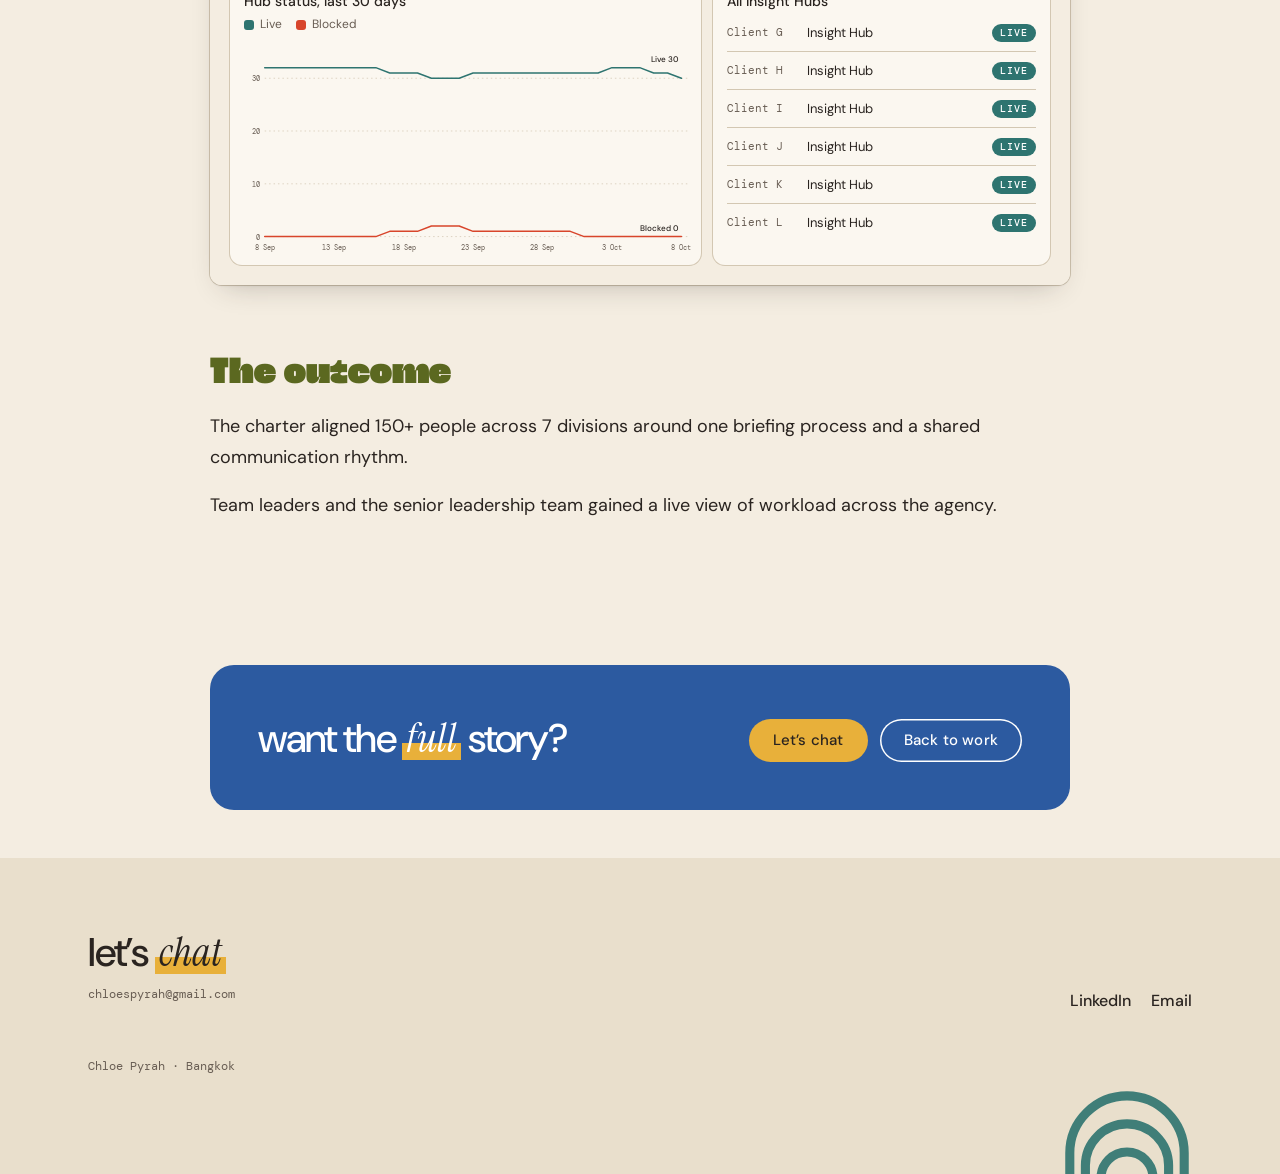
<file: case-clickup.html>
<!DOCTYPE html>
<html lang="en-GB">
<head>
  <meta charset="UTF-8" />
  <meta name="viewport" content="width=device-width, initial-scale=1, viewport-fit=cover" />
  <title>Standardising briefing and workflows in a remote business | Chloe Pyrah</title>
  <meta name="description" content="Case study by Chloe Pyrah: Standardising briefing and workflows in a remote business." />
  <meta property="og:title" content="Standardising briefing and workflows in a remote business | Chloe Pyrah" />
  <meta property="og:description" content="Case study by Chloe Pyrah: Standardising briefing and workflows in a remote business." />
  <meta property="og:url" content="https://chloepyrah.com/case-clickup.html" />
  <meta property="og:image" content="https://chloepyrah.com/assets/img/chloe-angkor.png" />
  <meta name="theme-color" content="#f4ede1" />
  <link rel="icon" href="favicon.svg" type="image/svg+xml" />
  <link rel="icon" href="favicon-32.png" type="image/png" sizes="32x32" />
  <link rel="apple-touch-icon" href="apple-touch-icon.png" />
  <link rel="preload" href="assets/fonts/Inktera.woff2" as="font" type="font/woff2" crossorigin />
  <link rel="preconnect" href="https://fonts.googleapis.com" />
  <link rel="preconnect" href="https://fonts.gstatic.com" crossorigin />
  <link rel="stylesheet" href="https://fonts.googleapis.com/css2?family=DM+Mono:wght@400;500&amp;family=DM+Sans:opsz,wght@9..40,400;9..40,500;9..40,700&amp;family=Instrument+Serif:ital@0;1&amp;display=swap" />
  <link rel="stylesheet" href="assets/css/styles.css" />
</head>
<body class="page-case-clickup">
  <a class="skip" href="#main">Skip to content</a>

  <header class="site-header">
    <div class="wrap">
      <a class="site-name" href="index.html">Chloe Pyrah</a>
      <nav class="cp-pillnav" aria-label="Main">
        <a class="cp-pill" href="index.html">home</a>
        <a class="cp-pill" href="work.html" aria-current="page">work</a>
        <a class="cp-pill" href="data.html">data</a>
        <a class="cp-pill" href="travel.html">travel</a>
      </nav>
      <a class="cp-btn cp-btn-primary" href="mailto:chloespyrah@gmail.com">Get in touch</a>
    </div>
  </header>

  <main id="main">

    <section class="cs-hero" aria-labelledby="page-title">
      <div class="wrap cs-col">
        <a class="link-arrow cs-back" href="work.html">&larr; Back to work</a>
        <p class="eyebrow">Case study · Operations</p>
        <h1 class="cs-title cs-title-long" id="page-title">Standardising briefing and workflows in a remote business</h1>
        <div class="cs-tags"><span class="cp-tag cp-tag-neutral">Change management</span><span class="cp-tag cp-tag-neutral">Operating model</span><span class="cp-tag cp-tag-neutral">Adoption</span></div>
        <p class="hero-intro cs-intro">How one rule and a simpler system brought briefing, workload and approvals into one place, and gave leaders a live view of the work.</p>
      </div>
    </section>
    
    <article class="section cs-body"><div class="wrap cs-col cs-wrap"><section class="cs-block"><h2 class="cs-h">The problem</h2><p>Our briefing and workload management processes weren&rsquo;t working. Briefs were inconsistent and often incomplete, which led to poorer quality work, bigger margins of error and avoidable mistakes that hurt client satisfaction.</p><p>In a mostly remote business, team leaders also had little view of who was working on what, or which client work was at risk of running late. That hurt both client and employee satisfaction, and we needed one agency-wide solution.</p></section><section class="cs-block"><h2 class="cs-h">The mandate</h2><p>First, we audited how the business and our clients actually worked, and compared it with where we needed to be. That framework for getting from A to B shaped a new operational flow in ClickUp, built around one rule:</p><blockquote class="cs-quote"><p>&ldquo;If a task isn&rsquo;t on ClickUp, it doesn&rsquo;t exist.&rdquo;</p><cite>The ClickUp charter</cite></blockquote><p>That single line moved briefing out of inboxes and into one place, with clear deliverables, named owners, dates and priorities.</p></section><section class="cs-block"><h2 class="cs-h">Simple and standardised briefing</h2><p>Every brief now uses the same template. Four fields are required: due date, assignee, description and channel. Brief owner, client and team fill in automatically, and a named reviewer picks up the work for QA once it is done.</p><figure class="cp-win dash-win "><div class="cp-win-handle"><div class="cp-win-bar"><span class="cp-dots" aria-hidden="true"><span class="cp-dot cp-dot-close"></span><span class="cp-dot cp-dot-min"></span><span class="cp-dot cp-dot-max"></span></span><span class="cp-win-title">brief-template.task</span></div></div><div class="cp-win-body dash-body"><div class="bt"><div class="bt-main"><p class="bt-crumb">Clients / Client A / Client A tasks</p><p class="bt-title">Paid social: autumn campaign refresh</p><div class="bt-meta"><span class="bt-label">Status</span><span><span class="bt-status">In progress</span></span><span class="bt-label">Assignee<span class="bt-mark cp-fill-red" aria-label="note 1">1</span></span><span><span class="bt-avatar cp-tone-teal">B</span></span><span class="bt-label">Due date<span class="bt-mark cp-fill-red" aria-label="note 1">1</span></span><span class="bt-date">2 Aug</span><span class="bt-label">Priority</span><span><span class="dash-pri dash-pri-high">High</span></span></div><div class="bt-desc"><span class="bt-label">Description<span class="bt-mark cp-fill-red" aria-label="note 1">1</span></span><p>What do you need, by when, and what does good look like? Link the assets and any client feedback.</p></div><p class="bt-sub">Custom fields</p><div class="bt-table"><div class="bt-row"><span class="bt-label">Brief owner<span class="bt-mark cp-fill-teal" aria-label="note 2">2</span></span><span class="bt-value"><span class="bt-avatar cp-tone-red">A</span></span></div><div class="bt-row"><span class="bt-label">Channels<span class="bt-mark cp-fill-red" aria-label="note 1">1</span></span><span class="bt-value"><span class="bt-tag cp-tone-blue">Media · Paid social</span><span class="bt-tag cp-tone-orange">Creative · Ad ops</span><span class="bt-tag cp-tone-teal">Data · Analytics</span></span></div><div class="bt-row"><span class="bt-label">Client<span class="bt-mark cp-fill-teal" aria-label="note 2">2</span></span><span class="bt-value"><span class="bt-tag cp-tone-olive">Client A</span></span></div><div class="bt-row"><span class="bt-label">QA / Review by<span class="bt-mark cp-fill-marker" aria-label="note 3">3</span></span><span class="bt-value"><span class="bt-avatar cp-tone-blue">C</span></span></div><div class="bt-row"><span class="bt-label">Teams<span class="bt-mark cp-fill-teal" aria-label="note 2">2</span></span><span class="bt-value"><span class="bt-tag cp-tone-blue">Media</span><span class="bt-tag cp-tone-teal">Data</span></span></div></div></div><div class="bt-activity"><p class="bt-sub">Activity</p><ul class="bt-feed"><li><b>A</b> created this brief</li><li><b>A</b> added <b>C</b> to QA / Review by</li><li><b>B</b> changed status to In progress</li><li><b>B</b> “Assets uploaded, starting the edit today.”</li></ul><span class="bt-comment">Write a comment…</span></div></div><div class="bt-key"><span><span class="bt-mark cp-fill-red" aria-label="note 1">1</span> Required on every brief</span><span><span class="bt-mark cp-fill-teal" aria-label="note 2">2</span> Fills in automatically</span><span><span class="bt-mark cp-fill-marker" aria-label="note 3">3</span> Who approves the work at QA</span></div></div></figure><p>We cut each client down to one task list, simplified the statuses and set out when <em class="cp-marker">not</em> to use ClickUp, so it stayed focused on work, not chat.</p><p><strong>Clear statuses.</strong> Every task moves through eight statuses in three groups, so anyone can see where work is at a glance. A built-in approval step sends finished work to the brief owner before it is marked complete.</p><figure class="cp-win dash-win "><div class="cp-win-handle"><div class="cp-win-bar"><span class="cp-dots" aria-hidden="true"><span class="cp-dot cp-dot-close"></span><span class="cp-dot cp-dot-min"></span><span class="cp-dot cp-dot-max"></span></span><span class="cp-win-title">task-statuses.md</span></div></div><div class="cp-win-body dash-body"><div class="st"><p class="st-group" style="grid-column:1 / span 2;order:0">Not started</p><p class="st-group" style="grid-column:3 / span 4;order:10">Active</p><p class="st-group" style="grid-column:7 / span 2;order:20">Done</p><div class="st-card st-grey" style="grid-column:1;order:1"><span class="st-name">To do / Backlog</span><span class="st-text">Not started yet.</span></div><div class="st-card st-sky" style="grid-column:2;order:2"><span class="st-name">Scoping</span><span class="st-text">Being scoped. The brief is turned into subtasks or a plan.</span></div><div class="st-card st-blue" style="grid-column:3;order:11"><span class="st-name">In progress</span><span class="st-text">Work has started and is moving towards completion.</span></div><div class="st-card st-olive" style="grid-column:4;order:12"><span class="st-name">Live / Monitor</span><span class="st-text">Live, with no actions due. Useful during tests.</span></div><div class="st-card st-red" style="grid-column:5;order:13"><span class="st-name">Blocked</span><span class="st-text">Can&#x27;t move forward. Say why in the ticket notes.</span></div><div class="st-card st-marker" style="grid-column:6;order:14"><span class="st-name">With client</span><span class="st-text">Waiting on client approval or a prerequisite.</span></div><div class="st-card st-orange" style="grid-column:7;order:21"><span class="st-name">QA / Review</span><span class="st-text">Finished by the assignee, waiting for the brief owner to approve.</span></div><div class="st-card st-teal" style="grid-column:8;order:22"><span class="st-name">Complete</span><span class="st-text">Approved and done.</span></div></div><div class="st-loop" aria-hidden="true"><span class="st-loop-line"></span></div><p class="st-note"><span class="st-arrow" aria-hidden="true">&#8634;</span>Amends needed? The brief owner lists them in the ticket notes and moves the task back to <b>In progress</b>.</p></div></figure></section><section class="cs-block"><h2 class="cs-h">Seeing the work</h2><p>With every brief in one place, team leaders and the senior leadership team could see workload across the agency for the first time. We built a view for every level. People and clients are anonymised below.</p><p><strong>The weekly stand-up.</strong> Six questions, in order, for each team member: what is overdue, due, stale, blocked, coming up and undated.</p><figure class="cp-win dash-win "><div class="cp-win-handle"><div class="cp-win-bar"><span class="cp-dots" aria-hidden="true"><span class="cp-dot cp-dot-close"></span><span class="cp-dot cp-dot-min"></span><span class="cp-dot cp-dot-max"></span></span><span class="cp-win-title">team-stand-up.dashboard</span></div></div><div class="cp-win-body dash-body"><p class="dash-caption">Tasks per team member, A to F. The stand-up runs top left to bottom right.</p><div class="dash-grid dash-grid-3"><div class="dash-panel"><p class="dash-step"><span class="dash-num cp-fill-red">1</span>Overdue</p><p class="dash-note">Keep it to a minimum. If timelines change, update the due date.</p><svg class="dash-svg" viewBox="0 0 260 150" role="img" aria-label="A: 10, B: 8, C: 4, D: 2, E: 1, F: 0"><line class="dash-axis" x1="0" x2="260" y1="120" y2="120"/><g class="dash-mark"><title>A: 10 tasks</title><path class="dash-fill-red" d="M9.5,120 V67.3 q0,-4 4,-4 H29.8 q4,0 4,4 V120 Z"/><rect x="0.0" y="0" width="43.3" height="120" fill="transparent"/></g><text class="dash-val" x="21.7" y="57.3">10</text><text class="dash-cat" x="21.7" y="136">A</text><g class="dash-mark"><title>B: 8 tasks</title><path class="dash-fill-red" d="M52.9,120 V78.7 q0,-4 4,-4 H73.1 q4,0 4,4 V120 Z"/><rect x="43.3" y="0" width="43.3" height="120" fill="transparent"/></g><text class="dash-val" x="65.0" y="68.7">8</text><text class="dash-cat" x="65.0" y="136">B</text><g class="dash-mark"><title>C: 4 tasks</title><path class="dash-fill-red" d="M96.2,120 V101.3 q0,-4 4,-4 H116.5 q4,0 4,4 V120 Z"/><rect x="86.7" y="0" width="43.3" height="120" fill="transparent"/></g><text class="dash-val" x="108.3" y="91.3">4</text><text class="dash-cat" x="108.3" y="136">C</text><g class="dash-mark"><title>D: 2 tasks</title><path class="dash-fill-red" d="M139.5,120 V112.7 q0,-4 4,-4 H159.8 q4,0 4,4 V120 Z"/><rect x="130.0" y="0" width="43.3" height="120" fill="transparent"/></g><text class="dash-val" x="151.7" y="102.7">2</text><text class="dash-cat" x="151.7" y="136">D</text><g class="dash-mark"><title>E: 1 tasks</title><path class="dash-fill-red" d="M182.9,120 V118.3 q0,-4 4,-4 H203.1 q4,0 4,4 V120 Z"/><rect x="173.3" y="0" width="43.3" height="120" fill="transparent"/></g><text class="dash-val" x="195.0" y="108.3">1</text><text class="dash-cat" x="195.0" y="136">E</text><text class="dash-val" x="238.3" y="114.0">0</text><text class="dash-cat" x="238.3" y="136">F</text></svg></div><div class="dash-panel"><p class="dash-step"><span class="dash-num cp-fill-blue">2</span>Due this week</p><p class="dash-note">Flag anything at risk as early as possible.</p><svg class="dash-svg" viewBox="0 0 260 150" role="img" aria-label="B: 18, C: 14, F: 13, A: 8, D: 5, E: 2"><line class="dash-axis" x1="0" x2="260" y1="120" y2="120"/><g class="dash-mark"><title>B: 18 tasks</title><path class="dash-fill-blue" d="M9.5,120 V22.0 q0,-4 4,-4 H29.8 q4,0 4,4 V120 Z"/><rect x="0.0" y="0" width="43.3" height="120" fill="transparent"/></g><text class="dash-val" x="21.7" y="12.0">18</text><text class="dash-cat" x="21.7" y="136">B</text><g class="dash-mark"><title>C: 14 tasks</title><path class="dash-fill-blue" d="M52.9,120 V44.7 q0,-4 4,-4 H73.1 q4,0 4,4 V120 Z"/><rect x="43.3" y="0" width="43.3" height="120" fill="transparent"/></g><text class="dash-val" x="65.0" y="34.7">14</text><text class="dash-cat" x="65.0" y="136">C</text><g class="dash-mark"><title>F: 13 tasks</title><path class="dash-fill-blue" d="M96.2,120 V50.3 q0,-4 4,-4 H116.5 q4,0 4,4 V120 Z"/><rect x="86.7" y="0" width="43.3" height="120" fill="transparent"/></g><text class="dash-val" x="108.3" y="40.3">13</text><text class="dash-cat" x="108.3" y="136">F</text><g class="dash-mark"><title>A: 8 tasks</title><path class="dash-fill-blue" d="M139.5,120 V78.7 q0,-4 4,-4 H159.8 q4,0 4,4 V120 Z"/><rect x="130.0" y="0" width="43.3" height="120" fill="transparent"/></g><text class="dash-val" x="151.7" y="68.7">8</text><text class="dash-cat" x="151.7" y="136">A</text><g class="dash-mark"><title>D: 5 tasks</title><path class="dash-fill-blue" d="M182.9,120 V95.7 q0,-4 4,-4 H203.1 q4,0 4,4 V120 Z"/><rect x="173.3" y="0" width="43.3" height="120" fill="transparent"/></g><text class="dash-val" x="195.0" y="85.7">5</text><text class="dash-cat" x="195.0" y="136">D</text><g class="dash-mark"><title>E: 2 tasks</title><path class="dash-fill-blue" d="M226.2,120 V112.7 q0,-4 4,-4 H246.5 q4,0 4,4 V120 Z"/><rect x="216.7" y="0" width="43.3" height="120" fill="transparent"/></g><text class="dash-val" x="238.3" y="102.7">2</text><text class="dash-cat" x="238.3" y="136">E</text></svg></div><div class="dash-panel"><p class="dash-step"><span class="dash-num cp-fill-teal">3</span>Not updated for 2 weeks</p><p class="dash-note">Add a note on the ticket so stakeholders know why.</p><svg class="dash-svg" viewBox="0 0 260 150" role="img" aria-label="A: 10, E: 1, B: 0, C: 0, F: 0, D: 0"><line class="dash-axis" x1="0" x2="260" y1="120" y2="120"/><g class="dash-mark"><title>A: 10 tasks</title><path class="dash-fill-teal" d="M9.5,120 V67.3 q0,-4 4,-4 H29.8 q4,0 4,4 V120 Z"/><rect x="0.0" y="0" width="43.3" height="120" fill="transparent"/></g><text class="dash-val" x="21.7" y="57.3">10</text><text class="dash-cat" x="21.7" y="136">A</text><g class="dash-mark"><title>E: 1 tasks</title><path class="dash-fill-teal" d="M52.9,120 V118.3 q0,-4 4,-4 H73.1 q4,0 4,4 V120 Z"/><rect x="43.3" y="0" width="43.3" height="120" fill="transparent"/></g><text class="dash-val" x="65.0" y="108.3">1</text><text class="dash-cat" x="65.0" y="136">E</text><text class="dash-val" x="108.3" y="114.0">0</text><text class="dash-cat" x="108.3" y="136">B</text><text class="dash-val" x="151.7" y="114.0">0</text><text class="dash-cat" x="151.7" y="136">C</text><text class="dash-val" x="195.0" y="114.0">0</text><text class="dash-cat" x="195.0" y="136">F</text><text class="dash-val" x="238.3" y="114.0">0</text><text class="dash-cat" x="238.3" y="136">D</text></svg></div><div class="dash-panel"><p class="dash-step"><span class="dash-num cp-fill-orange">4</span>Blocked</p><p class="dash-note">Check in with brief owners. Close it if it is no longer needed.</p><svg class="dash-svg" viewBox="0 0 260 150" role="img" aria-label="C: 5, E: 2, B: 1, F: 1, A: 0, D: 0"><line class="dash-axis" x1="0" x2="260" y1="120" y2="120"/><g class="dash-mark"><title>C: 5 tasks</title><path class="dash-fill-orange" d="M9.5,120 V95.7 q0,-4 4,-4 H29.8 q4,0 4,4 V120 Z"/><rect x="0.0" y="0" width="43.3" height="120" fill="transparent"/></g><text class="dash-val" x="21.7" y="85.7">5</text><text class="dash-cat" x="21.7" y="136">C</text><g class="dash-mark"><title>E: 2 tasks</title><path class="dash-fill-orange" d="M52.9,120 V112.7 q0,-4 4,-4 H73.1 q4,0 4,4 V120 Z"/><rect x="43.3" y="0" width="43.3" height="120" fill="transparent"/></g><text class="dash-val" x="65.0" y="102.7">2</text><text class="dash-cat" x="65.0" y="136">E</text><g class="dash-mark"><title>B: 1 tasks</title><path class="dash-fill-orange" d="M96.2,120 V118.3 q0,-4 4,-4 H116.5 q4,0 4,4 V120 Z"/><rect x="86.7" y="0" width="43.3" height="120" fill="transparent"/></g><text class="dash-val" x="108.3" y="108.3">1</text><text class="dash-cat" x="108.3" y="136">B</text><g class="dash-mark"><title>F: 1 tasks</title><path class="dash-fill-orange" d="M139.5,120 V118.3 q0,-4 4,-4 H159.8 q4,0 4,4 V120 Z"/><rect x="130.0" y="0" width="43.3" height="120" fill="transparent"/></g><text class="dash-val" x="151.7" y="108.3">1</text><text class="dash-cat" x="151.7" y="136">F</text><text class="dash-val" x="195.0" y="114.0">0</text><text class="dash-cat" x="195.0" y="136">A</text><text class="dash-val" x="238.3" y="114.0">0</text><text class="dash-cat" x="238.3" y="136">D</text></svg></div><div class="dash-panel"><p class="dash-step"><span class="dash-num cp-fill-olive">5</span>Due next week</p><p class="dash-note">What can we prepare for, or finish early?</p><svg class="dash-svg" viewBox="0 0 260 150" role="img" aria-label="F: 12, A: 6, C: 3, D: 3, B: 2, E: 0"><line class="dash-axis" x1="0" x2="260" y1="120" y2="120"/><g class="dash-mark"><title>F: 12 tasks</title><path class="dash-fill-olive" d="M9.5,120 V56.0 q0,-4 4,-4 H29.8 q4,0 4,4 V120 Z"/><rect x="0.0" y="0" width="43.3" height="120" fill="transparent"/></g><text class="dash-val" x="21.7" y="46.0">12</text><text class="dash-cat" x="21.7" y="136">F</text><g class="dash-mark"><title>A: 6 tasks</title><path class="dash-fill-olive" d="M52.9,120 V90.0 q0,-4 4,-4 H73.1 q4,0 4,4 V120 Z"/><rect x="43.3" y="0" width="43.3" height="120" fill="transparent"/></g><text class="dash-val" x="65.0" y="80.0">6</text><text class="dash-cat" x="65.0" y="136">A</text><g class="dash-mark"><title>C: 3 tasks</title><path class="dash-fill-olive" d="M96.2,120 V107.0 q0,-4 4,-4 H116.5 q4,0 4,4 V120 Z"/><rect x="86.7" y="0" width="43.3" height="120" fill="transparent"/></g><text class="dash-val" x="108.3" y="97.0">3</text><text class="dash-cat" x="108.3" y="136">C</text><g class="dash-mark"><title>D: 3 tasks</title><path class="dash-fill-olive" d="M139.5,120 V107.0 q0,-4 4,-4 H159.8 q4,0 4,4 V120 Z"/><rect x="130.0" y="0" width="43.3" height="120" fill="transparent"/></g><text class="dash-val" x="151.7" y="97.0">3</text><text class="dash-cat" x="151.7" y="136">D</text><g class="dash-mark"><title>B: 2 tasks</title><path class="dash-fill-olive" d="M182.9,120 V112.7 q0,-4 4,-4 H203.1 q4,0 4,4 V120 Z"/><rect x="173.3" y="0" width="43.3" height="120" fill="transparent"/></g><text class="dash-val" x="195.0" y="102.7">2</text><text class="dash-cat" x="195.0" y="136">B</text><text class="dash-val" x="238.3" y="114.0">0</text><text class="dash-cat" x="238.3" y="136">E</text></svg></div><div class="dash-panel"><p class="dash-step"><span class="dash-num cp-fill-marker">6</span>No due date</p><p class="dash-note">Keep it to a minimum and review with brief owners.</p><svg class="dash-svg" viewBox="0 0 260 150" role="img" aria-label="C: 11, A: 9, F: 3, D: 2, E: 1, B: 0"><line class="dash-axis" x1="0" x2="260" y1="120" y2="120"/><g class="dash-mark"><title>C: 11 tasks</title><path class="dash-fill-marker" d="M9.5,120 V61.7 q0,-4 4,-4 H29.8 q4,0 4,4 V120 Z"/><rect x="0.0" y="0" width="43.3" height="120" fill="transparent"/></g><text class="dash-val" x="21.7" y="51.7">11</text><text class="dash-cat" x="21.7" y="136">C</text><g class="dash-mark"><title>A: 9 tasks</title><path class="dash-fill-marker" d="M52.9,120 V73.0 q0,-4 4,-4 H73.1 q4,0 4,4 V120 Z"/><rect x="43.3" y="0" width="43.3" height="120" fill="transparent"/></g><text class="dash-val" x="65.0" y="63.0">9</text><text class="dash-cat" x="65.0" y="136">A</text><g class="dash-mark"><title>F: 3 tasks</title><path class="dash-fill-marker" d="M96.2,120 V107.0 q0,-4 4,-4 H116.5 q4,0 4,4 V120 Z"/><rect x="86.7" y="0" width="43.3" height="120" fill="transparent"/></g><text class="dash-val" x="108.3" y="97.0">3</text><text class="dash-cat" x="108.3" y="136">F</text><g class="dash-mark"><title>D: 2 tasks</title><path class="dash-fill-marker" d="M139.5,120 V112.7 q0,-4 4,-4 H159.8 q4,0 4,4 V120 Z"/><rect x="130.0" y="0" width="43.3" height="120" fill="transparent"/></g><text class="dash-val" x="151.7" y="102.7">2</text><text class="dash-cat" x="151.7" y="136">D</text><g class="dash-mark"><title>E: 1 tasks</title><path class="dash-fill-marker" d="M182.9,120 V118.3 q0,-4 4,-4 H203.1 q4,0 4,4 V120 Z"/><rect x="173.3" y="0" width="43.3" height="120" fill="transparent"/></g><text class="dash-val" x="195.0" y="108.3">1</text><text class="dash-cat" x="195.0" y="136">E</text><text class="dash-val" x="238.3" y="114.0">0</text><text class="dash-cat" x="238.3" y="136">B</text></svg></div></div></div></figure><p><strong>The team view.</strong> What each client team has completed, what&rsquo;s overdue and what&rsquo;s due today.</p><figure class="cp-win dash-win "><div class="cp-win-handle"><div class="cp-win-bar"><span class="cp-dots" aria-hidden="true"><span class="cp-dot cp-dot-close"></span><span class="cp-dot cp-dot-min"></span><span class="cp-dot cp-dot-max"></span></span><span class="cp-win-title">client-team.dashboard</span></div></div><div class="cp-win-body dash-body"><div class="dash-grid dash-grid-tiles"><div class="dash-tile dash-tile-teal"><span class="dash-tile-label">Completed</span><span class="dash-tile-value">1,150</span></div><div class="dash-tile dash-tile-red"><span class="dash-tile-label">Overdue</span><span class="dash-tile-value">54</span></div><div class="dash-tile dash-tile-marker"><span class="dash-tile-label">No due date</span><span class="dash-tile-value">16</span></div></div><div class="dash-grid dash-grid-2 dash-stretch"><div class="dash-panel dash-fill"><p class="dash-step">Task status by week</p><div class="dash-legend"><span class="dash-key"><i class="dash-fill-teal"></i>Complete</span><span class="dash-key"><i class="dash-fill-red"></i>Blocked</span><span class="dash-key"><i class="dash-fill-blue"></i>In progress</span><span class="dash-key"><i class="dash-fill-grey"></i>To do</span></div><svg class="dash-svg" viewBox="0 0 600 275" role="img" aria-label="Tasks by status each week"><line class="dash-grid-line" x1="28" x2="600" y1="245.0" y2="245.0"/><text class="dash-tick" x="22" y="249.0">0</text><line class="dash-grid-line" x1="28" x2="600" y1="163.2" y2="163.2"/><text class="dash-tick" x="22" y="167.2">25</text><line class="dash-grid-line" x1="28" x2="600" y1="81.4" y2="81.4"/><text class="dash-tick" x="22" y="85.4">50</text><g class="dash-mark"><path class="dash-fill-teal" d="M51.9,245.0 V82.4 H85.9 V245.0 Z"><title>31 Aug, Complete: 50</title></path><path class="dash-fill-blue" d="M51.9,81.4 V56.0 q0,-4 4,-4 H81.9 q4,0 4,4 V81.4 Z"><title>31 Aug, In progress: 9</title></path></g><text class="dash-val" x="68.9" y="46.0">59</text><text class="dash-cat" x="68.9" y="261">31 Aug</text><g class="dash-mark"><path class="dash-fill-teal" d="M133.6,245.0 V125.0 H167.6 V245.0 Z"><title>7 Sep, Complete: 37</title></path><path class="dash-fill-blue" d="M133.6,124.0 V101.8 q0,-4 4,-4 H163.6 q4,0 4,4 V124.0 Z"><title>7 Sep, In progress: 8</title></path></g><text class="dash-val" x="150.6" y="91.8">45</text><text class="dash-cat" x="150.6" y="261">7 Sep</text><g class="dash-mark"><path class="dash-fill-teal" d="M215.3,245.0 V108.6 H249.3 V245.0 Z"><title>14 Sep, Complete: 42</title></path><path class="dash-fill-blue" d="M215.3,107.6 V88.7 q0,-4 4,-4 H245.3 q4,0 4,4 V107.6 Z"><title>14 Sep, In progress: 7</title></path></g><text class="dash-val" x="232.3" y="78.7">49</text><text class="dash-cat" x="232.3" y="261">14 Sep</text><g class="dash-mark"><path class="dash-fill-teal" d="M297.0,245.0 V154.4 H331.0 V245.0 Z"><title>21 Sep, Complete: 28</title></path><path class="dash-fill-red" d="M297.0,153.4 V151.1 H331.0 V153.4 Z"><title>21 Sep, Blocked: 1</title></path><path class="dash-fill-blue" d="M297.0,150.1 V128.0 q0,-4 4,-4 H327.0 q4,0 4,4 V150.1 Z"><title>21 Sep, In progress: 8</title></path></g><text class="dash-val" x="314.0" y="118.0">37</text><text class="dash-cat" x="314.0" y="261">21 Sep</text><g class="dash-mark"><path class="dash-fill-teal" d="M378.7,245.0 V131.5 H412.7 V245.0 Z"><title>28 Sep, Complete: 35</title></path><path class="dash-fill-red" d="M378.7,130.5 V128.2 H412.7 V130.5 Z"><title>28 Sep, Blocked: 1</title></path><path class="dash-fill-blue" d="M378.7,127.2 V82.4 H412.7 V127.2 Z"><title>28 Sep, In progress: 14</title></path><path class="dash-fill-grey" d="M378.7,81.4 V75.6 q0,-4 4,-4 H408.7 q4,0 4,4 V81.4 Z"><title>28 Sep, To do: 3</title></path></g><text class="dash-val" x="395.7" y="65.6">53</text><text class="dash-cat" x="395.7" y="261">28 Sep</text><g class="dash-mark"><path class="dash-fill-teal" d="M460.4,245.0 V213.3 H494.4 V245.0 Z"><title>5 Oct, Complete: 10</title></path><path class="dash-fill-red" d="M460.4,212.3 V203.5 H494.4 V212.3 Z"><title>5 Oct, Blocked: 3</title></path><path class="dash-fill-blue" d="M460.4,202.5 V154.4 H494.4 V202.5 Z"><title>5 Oct, In progress: 15</title></path><path class="dash-fill-grey" d="M460.4,153.4 V42.9 q0,-4 4,-4 H490.4 q4,0 4,4 V153.4 Z"><title>5 Oct, To do: 35</title></path></g><text class="dash-val" x="477.4" y="32.9">63</text><text class="dash-cat" x="477.4" y="261">5 Oct</text><g class="dash-mark"><path class="dash-fill-blue" d="M542.1,245.0 V216.6 H576.1 V245.0 Z"><title>12 Oct, In progress: 9</title></path><path class="dash-fill-grey" d="M542.1,215.6 V173.8 q0,-4 4,-4 H572.1 q4,0 4,4 V215.6 Z"><title>12 Oct, To do: 14</title></path></g><text class="dash-val" x="559.1" y="163.8">23</text><text class="dash-cat" x="559.1" y="261">12 Oct</text></svg></div><div class="dash-panel"><p class="dash-step">Due today</p><ul class="dash-list"><li><span class="dash-client">Client A</span><span class="dash-task">Out-of-home query</span><span class="dash-pri dash-pri-normal">Normal</span></li><li><span class="dash-client">Client B</span><span class="dash-task">New campaign build</span><span class="dash-pri dash-pri-normal">Normal</span></li><li><span class="dash-client">Client C</span><span class="dash-task">Programme launch</span><span class="dash-pri dash-pri-urgent">Urgent</span></li><li><span class="dash-client">Client D</span><span class="dash-task">Starting prices update</span><span class="dash-pri dash-pri-normal">Normal</span></li><li><span class="dash-client">Client E</span><span class="dash-task">Event ad refresh</span><span class="dash-pri dash-pri-high">High</span></li><li><span class="dash-client">Client F</span><span class="dash-task">Seasonal campaign</span><span class="dash-pri dash-pri-normal">Normal</span></li></ul></div></div></div></figure><p><strong>My week.</strong> Everyone gets their own dashboard, including work they have briefed to others that is running late.</p><figure class="cp-win dash-win "><div class="cp-win-handle"><div class="cp-win-bar"><span class="cp-dots" aria-hidden="true"><span class="cp-dot cp-dot-close"></span><span class="cp-dot cp-dot-min"></span><span class="cp-dot cp-dot-max"></span></span><span class="cp-win-title">my-week.dashboard</span></div></div><div class="cp-win-body dash-body"><div class="dash-grid dash-grid-2 dash-stretch"><div class="dash-grid dash-grid-tiles dash-grid-tiles-3"><div class="dash-tile dash-tile-red"><span class="dash-tile-label">My overdue</span><span class="dash-tile-value">2</span></div><div class="dash-tile dash-tile-blue"><span class="dash-tile-label">Due next week</span><span class="dash-tile-value">6</span></div><div class="dash-tile dash-tile-marker"><span class="dash-tile-label">No due date</span><span class="dash-tile-value">2</span></div><div class="dash-tile dash-tile-orange"><span class="dash-tile-label">Not updated for 2 weeks</span><span class="dash-tile-value">1</span></div><div class="dash-tile dash-tile-teal"><span class="dash-tile-label">Briefed to others and overdue</span><span class="dash-tile-value">9</span></div><div class="dash-tile dash-tile-olive"><span class="dash-tile-label">My projects</span><span class="dash-tile-value">4</span></div></div><div class="dash-panel dash-fill"><p class="dash-step">My tasks by month</p><svg class="dash-svg" viewBox="0 0 300 215" role="img" aria-label="Feb: 9, Mar: 15, Apr: 10, May: 5, Jun: 10, Jul: 6"><line class="dash-axis" x1="0" x2="300" y1="185" y2="185"/><g class="dash-mark"><title>Feb: 9 tasks</title><path class="dash-fill-blue" d="M12.0,185 V88.8 q0,-4 4,-4 H34.0 q4,0 4,4 V185 Z"/><rect x="0.0" y="0" width="50.0" height="185" fill="transparent"/></g><text class="dash-val" x="25.0" y="78.8">9</text><text class="dash-cat" x="25.0" y="201">Feb</text><g class="dash-mark"><title>Mar: 15 tasks</title><path class="dash-fill-blue" d="M62.0,185 V22.0 q0,-4 4,-4 H84.0 q4,0 4,4 V185 Z"/><rect x="50.0" y="0" width="50.0" height="185" fill="transparent"/></g><text class="dash-val" x="75.0" y="12.0">15</text><text class="dash-cat" x="75.0" y="201">Mar</text><g class="dash-mark"><title>Apr: 10 tasks</title><path class="dash-fill-blue" d="M112.0,185 V77.7 q0,-4 4,-4 H134.0 q4,0 4,4 V185 Z"/><rect x="100.0" y="0" width="50.0" height="185" fill="transparent"/></g><text class="dash-val" x="125.0" y="67.7">10</text><text class="dash-cat" x="125.0" y="201">Apr</text><g class="dash-mark"><title>May: 5 tasks</title><path class="dash-fill-blue" d="M162.0,185 V133.3 q0,-4 4,-4 H184.0 q4,0 4,4 V185 Z"/><rect x="150.0" y="0" width="50.0" height="185" fill="transparent"/></g><text class="dash-val" x="175.0" y="123.3">5</text><text class="dash-cat" x="175.0" y="201">May</text><g class="dash-mark"><title>Jun: 10 tasks</title><path class="dash-fill-blue" d="M212.0,185 V77.7 q0,-4 4,-4 H234.0 q4,0 4,4 V185 Z"/><rect x="200.0" y="0" width="50.0" height="185" fill="transparent"/></g><text class="dash-val" x="225.0" y="67.7">10</text><text class="dash-cat" x="225.0" y="201">Jun</text><g class="dash-mark"><title>Jul: 6 tasks</title><path class="dash-fill-blue" d="M262.0,185 V122.2 q0,-4 4,-4 H284.0 q4,0 4,4 V185 Z"/><rect x="250.0" y="0" width="50.0" height="185" fill="transparent"/></g><text class="dash-val" x="275.0" y="112.2">6</text><text class="dash-cat" x="275.0" y="201">Jul</text></svg></div></div></div></figure><p><strong>SaaS live status tracking.</strong> The same flow tracks the health of every client-facing SaaS tool, so issues are fixed before clients spot them.</p><figure class="cp-win dash-win "><div class="cp-win-handle"><div class="cp-win-bar"><span class="cp-dots" aria-hidden="true"><span class="cp-dot cp-dot-close"></span><span class="cp-dot cp-dot-min"></span><span class="cp-dot cp-dot-max"></span></span><span class="cp-win-title">insight-hubs.dashboard</span></div></div><div class="cp-win-body dash-body"><div class="dash-grid dash-grid-tiles dash-grid-tiles-5"><div class="dash-tile dash-tile-teal"><span class="dash-tile-label">Live</span><span class="dash-tile-value">30</span></div><div class="dash-tile dash-tile-blue"><span class="dash-tile-label">New briefs</span><span class="dash-tile-value">1</span></div><div class="dash-tile "><span class="dash-tile-label">Broken</span><span class="dash-tile-value">0</span></div><div class="dash-tile "><span class="dash-tile-label">Maintenance</span><span class="dash-tile-value">0</span></div><div class="dash-tile dash-tile-orange"><span class="dash-tile-label">Under QA</span><span class="dash-tile-value">2</span></div></div><div class="dash-grid dash-grid-2 dash-stretch"><div class="dash-panel dash-fill"><p class="dash-step">Hub status, last 30 days</p><div class="dash-legend"><span class="dash-key"><i class="dash-fill-teal"></i>Live</span><span class="dash-key"><i class="dash-fill-red"></i>Blocked</span></div><svg class="dash-svg" viewBox="0 0 600 290" role="img" aria-label="Insight Hub status over 30 days"><line class="dash-grid-line" x1="28" x2="600" y1="262.0" y2="262.0"/><text class="dash-tick" x="22" y="266.0">0</text><line class="dash-grid-line" x1="28" x2="600" y1="190.6" y2="190.6"/><text class="dash-tick" x="22" y="194.6">10</text><line class="dash-grid-line" x1="28" x2="600" y1="119.1" y2="119.1"/><text class="dash-tick" x="22" y="123.1">20</text><line class="dash-grid-line" x1="28" x2="600" y1="47.7" y2="47.7"/><text class="dash-tick" x="22" y="51.7">30</text><text class="dash-cat" x="28.0" y="280">8 Sep</text><text class="dash-cat" x="122.0" y="280">13 Sep</text><text class="dash-cat" x="216.0" y="280">18 Sep</text><text class="dash-cat" x="310.0" y="280">23 Sep</text><text class="dash-cat" x="404.0" y="280">28 Sep</text><text class="dash-cat" x="498.0" y="280">3 Oct</text><text class="dash-cat" x="592.0" y="280">8 Oct</text><polyline class="dash-line dash-stroke-teal" points="28.0,33.4 46.8,33.4 65.6,33.4 84.4,33.4 103.2,33.4 122.0,33.4 140.8,33.4 159.6,33.4 178.4,33.4 197.2,40.6 216.0,40.6 234.8,40.6 253.6,47.7 272.4,47.7 291.2,47.7 310.0,40.6 328.8,40.6 347.6,40.6 366.4,40.6 385.2,40.6 404.0,40.6 422.8,40.6 441.6,40.6 460.4,40.6 479.2,40.6 498.0,33.4 516.8,33.4 535.6,33.4 554.4,40.6 573.2,40.6 592.0,47.7"><title>Live</title></polyline><text class="dash-val dash-end" x="588.0" y="25.4">Live 30</text><polyline class="dash-line dash-stroke-red" points="28.0,262.0 46.8,262.0 65.6,262.0 84.4,262.0 103.2,262.0 122.0,262.0 140.8,262.0 159.6,262.0 178.4,262.0 197.2,254.9 216.0,254.9 234.8,254.9 253.6,247.7 272.4,247.7 291.2,247.7 310.0,254.9 328.8,254.9 347.6,254.9 366.4,254.9 385.2,254.9 404.0,254.9 422.8,254.9 441.6,254.9 460.4,262.0 479.2,262.0 498.0,262.0 516.8,262.0 535.6,262.0 554.4,262.0 573.2,262.0 592.0,262.0"><title>Blocked</title></polyline><text class="dash-val dash-end" x="588.0" y="254.0">Blocked 0</text></svg></div><div class="dash-panel"><p class="dash-step">All Insight Hubs</p><ul class="dash-list"><li><span class="dash-client">Client G</span><span class="dash-task">Insight Hub</span><span class="dash-status">Live</span></li><li><span class="dash-client">Client H</span><span class="dash-task">Insight Hub</span><span class="dash-status">Live</span></li><li><span class="dash-client">Client I</span><span class="dash-task">Insight Hub</span><span class="dash-status">Live</span></li><li><span class="dash-client">Client J</span><span class="dash-task">Insight Hub</span><span class="dash-status">Live</span></li><li><span class="dash-client">Client K</span><span class="dash-task">Insight Hub</span><span class="dash-status">Live</span></li><li><span class="dash-client">Client L</span><span class="dash-task">Insight Hub</span><span class="dash-status">Live</span></li></ul></div></div></div></figure></section><section class="cs-block"><h2 class="cs-h">The outcome</h2><p>The charter aligned 150+ people across 7 divisions around one briefing process and a shared communication rhythm.</p><p>Team leaders and the senior leadership team gained a live view of workload across the agency.</p></section></div></article>
    <section class="section section-tight" aria-label="More">
      <div class="wrap cs-col">
        <div class="cta-band cp-tone-blue">
          <p class="h-line">want the <em class="cp-marker">full</em> story?</p>
          <div class="cp-phero-actions"><a class="cp-btn cp-btn-accent" href="mailto:chloespyrah@gmail.com">Let&rsquo;s chat</a><a class="cp-btn cp-btn-ghost" href="work.html">Back to work</a></div>
        </div>
      </div>
    </section>

  </main>

  <footer class="site-footer">
    <svg viewBox="0 0 100 100" class="footer-arches cp-motif cp-fill-teal" style="width:220px" aria-hidden="true"><path class="cp-motif-arch" d="M 6 96 L 6 60.8 A 44 44 0 0 1 94 60.8 L 94 96"/><path class="cp-motif-arch" d="M 18 96 L 18 70.4 A 32 32 0 0 1 82 70.4 L 82 96"/><path class="cp-motif-arch" d="M 30 96 L 30 80.0 A 20 20 0 0 1 70 80.0 L 70 96"/></svg>
    <div class="wrap">
      <div class="footer-top">
        <div>
          <p class="h-line">let&rsquo;s <em class="cp-marker">chat</em></p>
          <p class="footer-small" style="margin-top:12px">chloespyrah@gmail.com</p>
        </div>
        <nav class="footer-links" aria-label="Elsewhere">
          <a href="https://linkedin.com/in/chloepyrah" target="_blank" rel="noopener">LinkedIn</a>
          <a href="mailto:chloespyrah@gmail.com">Email</a>
        </nav>
      </div>
      <p class="footer-small">Chloe Pyrah &middot; Bangkok</p>
    </div>
  </footer>

  <script src="assets/js/site.js"></script>
</body>
</html>
</file>
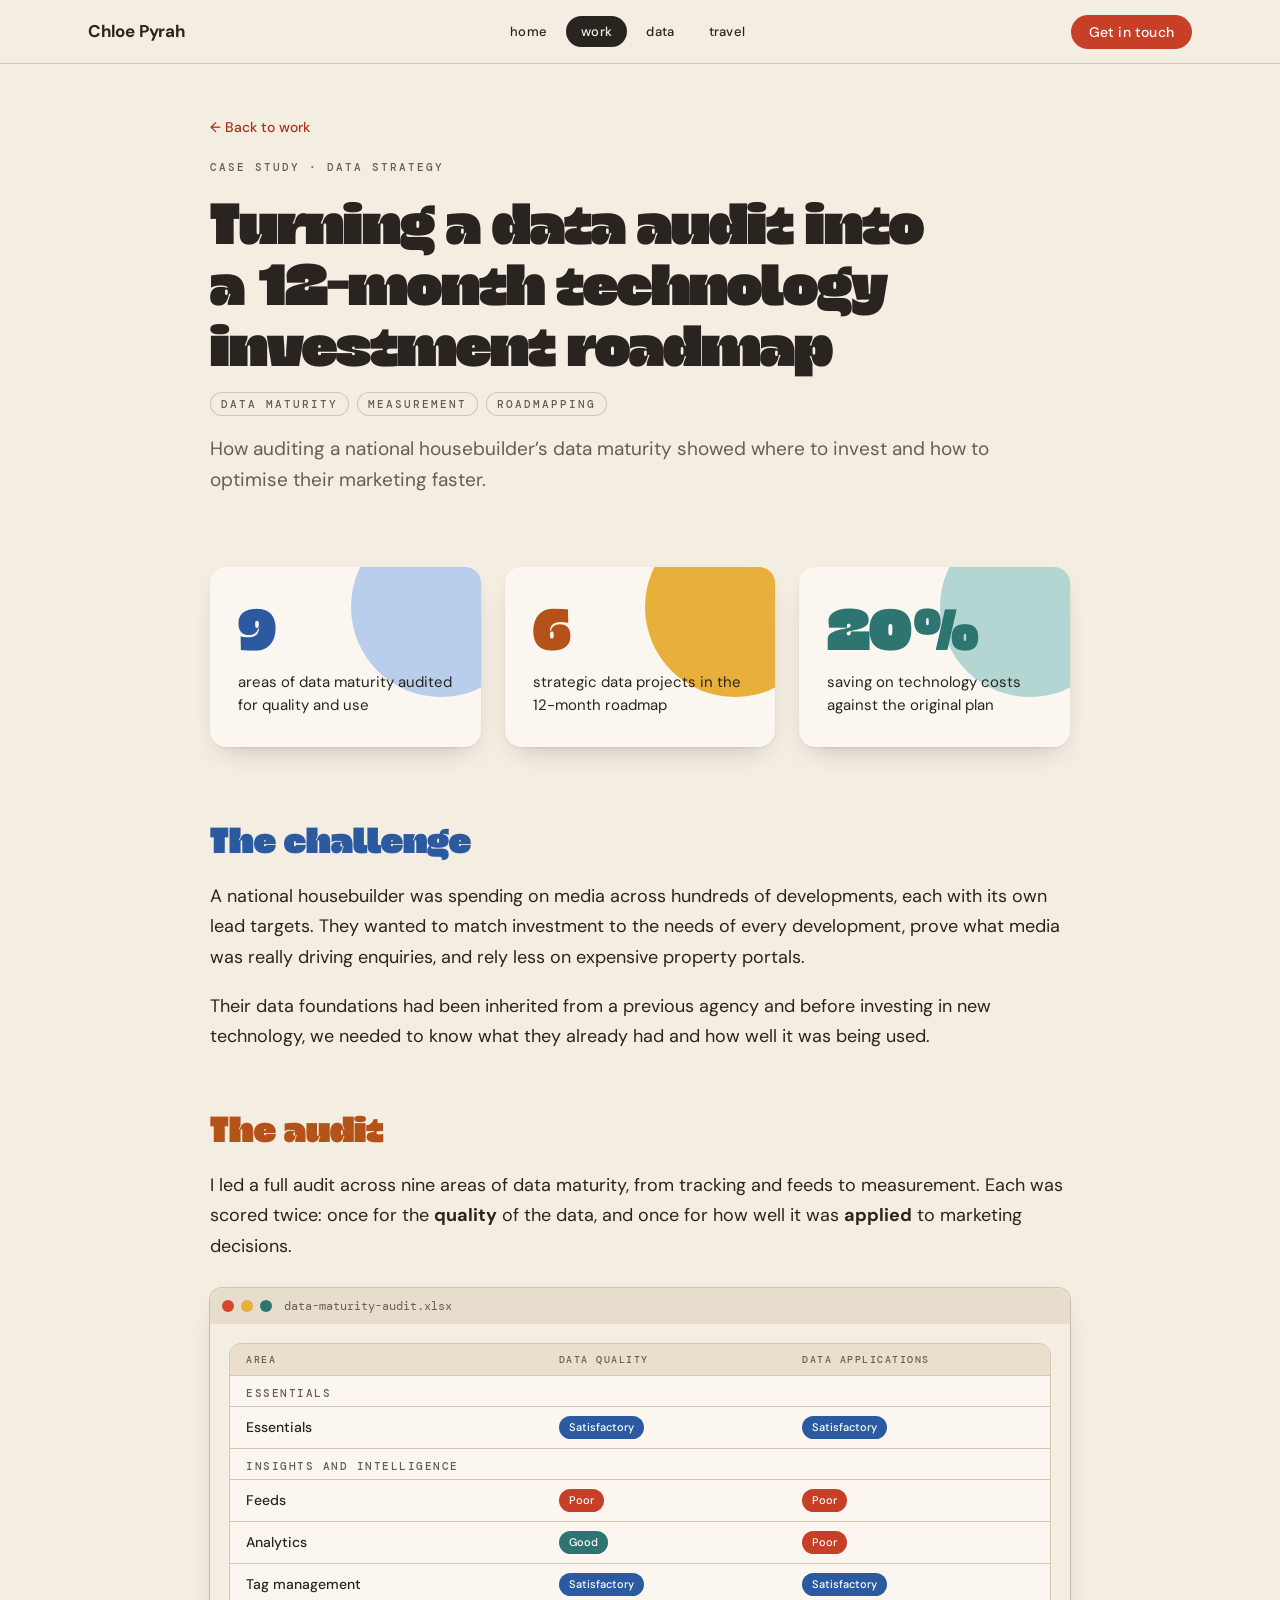
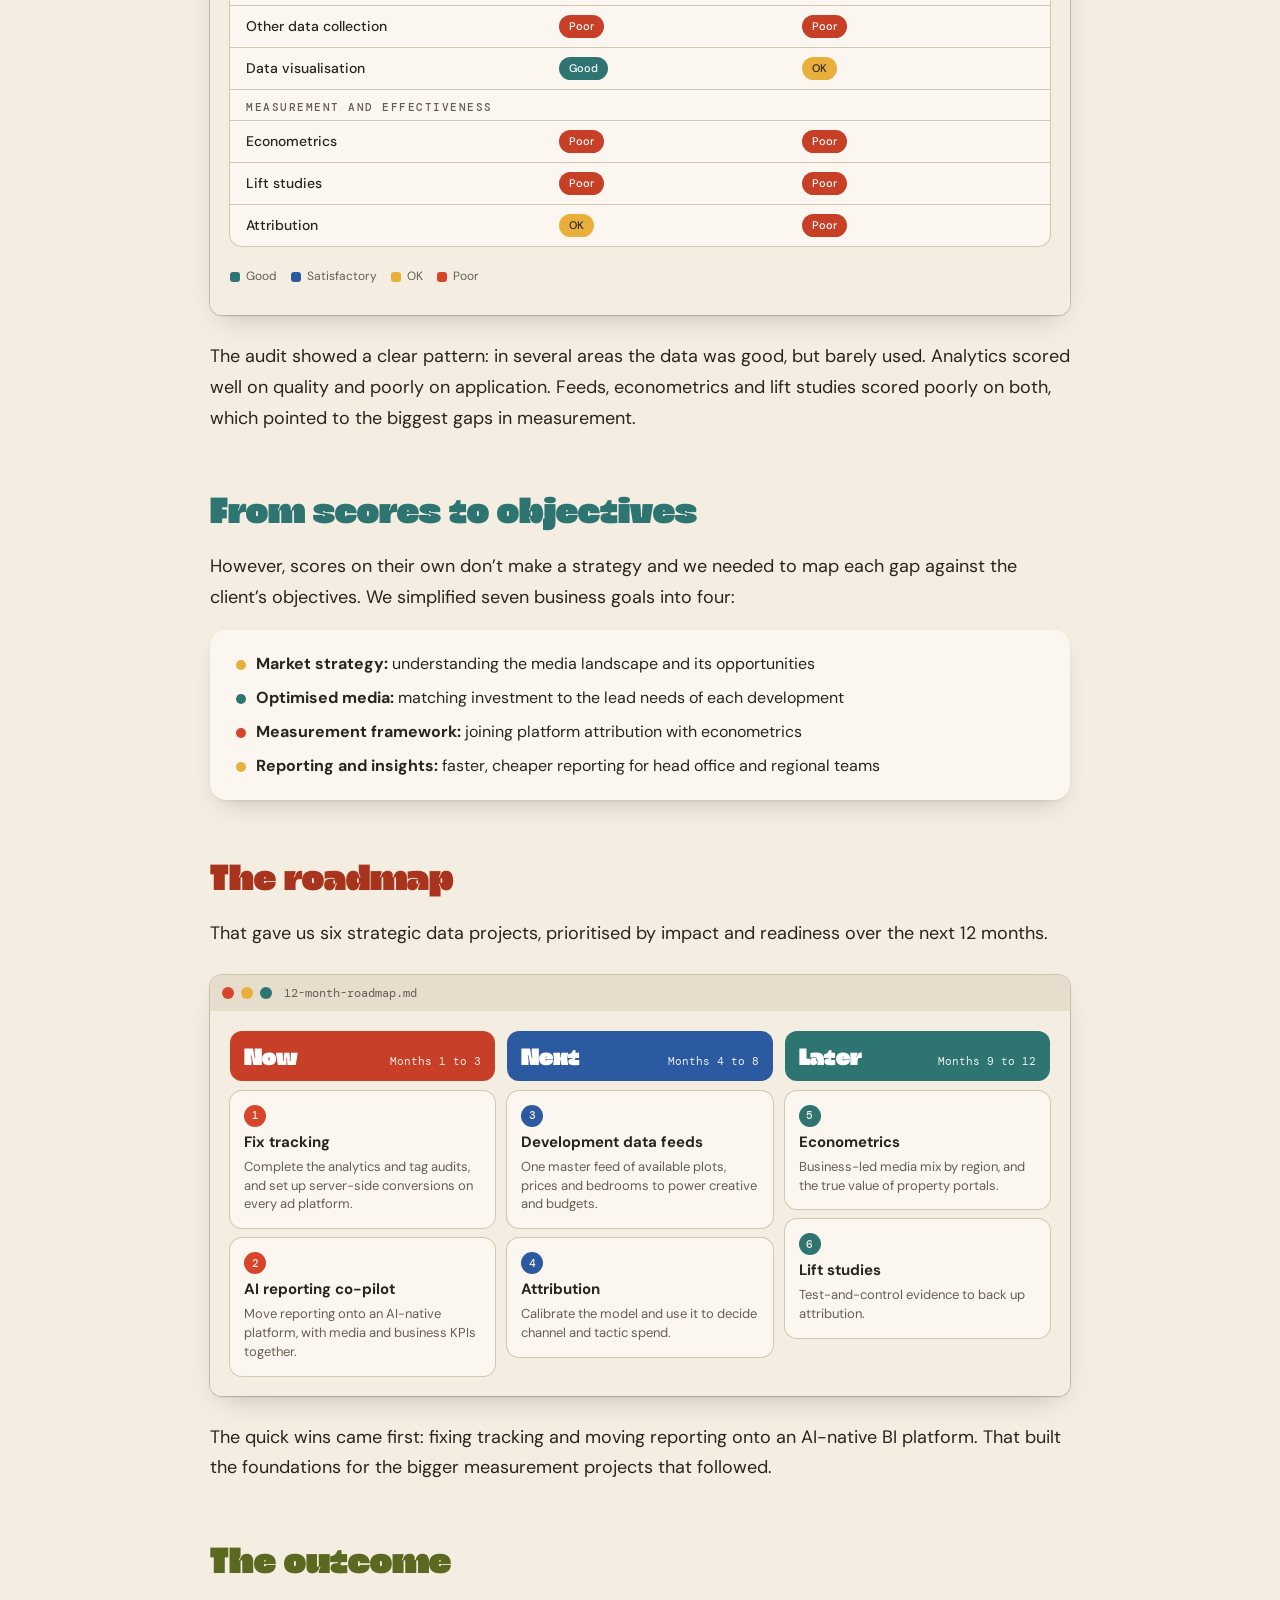
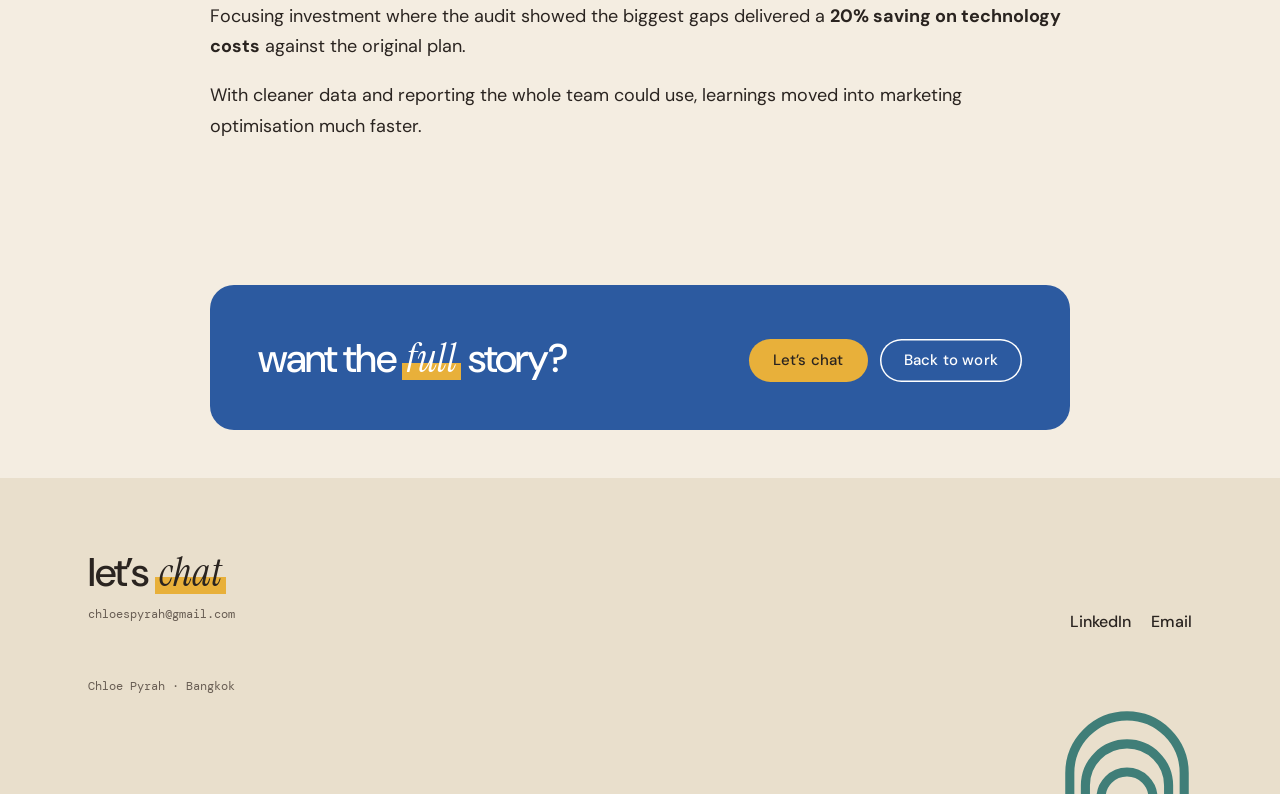
<file: case-data-maturity.html>
<!DOCTYPE html>
<html lang="en-GB">
<head>
  <meta charset="UTF-8" />
  <meta name="viewport" content="width=device-width, initial-scale=1, viewport-fit=cover" />
  <title>Turning a data audit into a 12-month technology investment roadmap | Chloe Pyrah</title>
  <meta name="description" content="Case study by Chloe Pyrah: Turning a data audit into a 12-month technology investment roadmap." />
  <meta property="og:title" content="Turning a data audit into a 12-month technology investment roadmap | Chloe Pyrah" />
  <meta property="og:description" content="Case study by Chloe Pyrah: Turning a data audit into a 12-month technology investment roadmap." />
  <meta property="og:url" content="https://chloepyrah.com/case-data-maturity.html" />
  <meta property="og:image" content="https://chloepyrah.com/assets/img/chloe-angkor.png" />
  <meta name="theme-color" content="#f4ede1" />
  <link rel="icon" href="favicon.svg" type="image/svg+xml" />
  <link rel="icon" href="favicon-32.png" type="image/png" sizes="32x32" />
  <link rel="apple-touch-icon" href="apple-touch-icon.png" />
  <link rel="preload" href="assets/fonts/Inktera.woff2" as="font" type="font/woff2" crossorigin />
  <link rel="preconnect" href="https://fonts.googleapis.com" />
  <link rel="preconnect" href="https://fonts.gstatic.com" crossorigin />
  <link rel="stylesheet" href="https://fonts.googleapis.com/css2?family=DM+Mono:wght@400;500&amp;family=DM+Sans:opsz,wght@9..40,400;9..40,500;9..40,700&amp;family=Instrument+Serif:ital@0;1&amp;display=swap" />
  <link rel="stylesheet" href="assets/css/styles.css" />
</head>
<body class="page-case-data-maturity">
  <a class="skip" href="#main">Skip to content</a>

  <header class="site-header">
    <div class="wrap">
      <a class="site-name" href="index.html">Chloe Pyrah</a>
      <nav class="cp-pillnav" aria-label="Main">
        <a class="cp-pill" href="index.html">home</a>
        <a class="cp-pill" href="work.html" aria-current="page">work</a>
        <a class="cp-pill" href="data.html">data</a>
        <a class="cp-pill" href="travel.html">travel</a>
      </nav>
      <a class="cp-btn cp-btn-primary" href="mailto:chloespyrah@gmail.com">Get in touch</a>
    </div>
  </header>

  <main id="main">

    <section class="cs-hero" aria-labelledby="page-title">
      <div class="wrap cs-col">
        <a class="link-arrow cs-back" href="work.html">&larr; Back to work</a>
        <p class="eyebrow">Case study · Data strategy</p>
        <h1 class="cs-title cs-title-long" id="page-title">Turning a data audit into a <span class="nobr">12-month</span> technology investment roadmap</h1>
        <div class="cs-tags"><span class="cp-tag cp-tag-neutral">Data maturity</span><span class="cp-tag cp-tag-neutral">Measurement</span><span class="cp-tag cp-tag-neutral">Roadmapping</span></div>
        <p class="hero-intro cs-intro">How auditing a national housebuilder&rsquo;s data maturity showed where to invest and how to optimise their marketing faster.</p>
      </div>
    </section>
    <section class="section section-tight" aria-label="Key numbers"><div class="wrap cs-col"><div class="stat-row cs-stats"><figure class="cp-stat cp-stat-blue"><span class="cp-stat-disc" aria-hidden="true"></span><div class="cp-stat-value">9</div><figcaption><span class="cp-stat-label">areas of data maturity audited for quality and use</span></figcaption></figure><figure class="cp-stat cp-stat-orange"><span class="cp-stat-disc" aria-hidden="true"></span><div class="cp-stat-value">6</div><figcaption><span class="cp-stat-label">strategic data projects in the 12-month roadmap</span></figcaption></figure><figure class="cp-stat cp-stat-teal"><span class="cp-stat-disc" aria-hidden="true"></span><div class="cp-stat-value">20%</div><figcaption><span class="cp-stat-label">saving on technology costs against the original plan</span></figcaption></figure></div></div></section>
    <article class="section cs-body"><div class="wrap cs-col cs-wrap"><section class="cs-block"><h2 class="cs-h">The challenge</h2><p>A national housebuilder was spending on media across hundreds of developments, each with its own lead targets. They wanted to match investment to the needs of every development, prove what media was really driving enquiries, and rely less on expensive property portals.</p><p>Their data foundations had been inherited from a previous agency and before investing in new technology, we needed to know what they already had and how well it was being used.</p></section><section class="cs-block"><h2 class="cs-h">The audit</h2><p>I led a full audit across nine areas of data maturity, from tracking and feeds to measurement. Each was scored twice: once for the <strong>quality</strong> of the data, and once for how well it was <strong>applied</strong> to marketing decisions.</p><figure class="cp-win dash-win "><div class="cp-win-handle"><div class="cp-win-bar"><span class="cp-dots" aria-hidden="true"><span class="cp-dot cp-dot-close"></span><span class="cp-dot cp-dot-min"></span><span class="cp-dot cp-dot-max"></span></span><span class="cp-win-title">data-maturity-audit.xlsx</span></div></div><div class="cp-win-body dash-body"><div class="au"><div class="au-row au-head"><span>Area</span><span>Data quality</span><span>Data applications</span></div><div class="au-group">Essentials</div><div class="au-row"><span class="au-name">Essentials</span><span class="au-pill au-blue">Satisfactory</span><span class="au-pill au-blue">Satisfactory</span></div><div class="au-group">Insights and intelligence</div><div class="au-row"><span class="au-name">Feeds</span><span class="au-pill au-red">Poor</span><span class="au-pill au-red">Poor</span></div><div class="au-row"><span class="au-name">Analytics</span><span class="au-pill au-teal">Good</span><span class="au-pill au-red">Poor</span></div><div class="au-row"><span class="au-name">Tag management</span><span class="au-pill au-blue">Satisfactory</span><span class="au-pill au-blue">Satisfactory</span></div><div class="au-row"><span class="au-name">Other data collection</span><span class="au-pill au-red">Poor</span><span class="au-pill au-red">Poor</span></div><div class="au-row"><span class="au-name">Data visualisation</span><span class="au-pill au-teal">Good</span><span class="au-pill au-marker">OK</span></div><div class="au-group">Measurement and effectiveness</div><div class="au-row"><span class="au-name">Econometrics</span><span class="au-pill au-red">Poor</span><span class="au-pill au-red">Poor</span></div><div class="au-row"><span class="au-name">Lift studies</span><span class="au-pill au-red">Poor</span><span class="au-pill au-red">Poor</span></div><div class="au-row"><span class="au-name">Attribution</span><span class="au-pill au-marker">OK</span><span class="au-pill au-red">Poor</span></div></div><div class="dash-legend"><span class="dash-key"><i class="dash-fill-teal"></i>Good</span><span class="dash-key"><i class="dash-fill-blue"></i>Satisfactory</span><span class="dash-key"><i class="dash-fill-marker"></i>OK</span><span class="dash-key"><i class="dash-fill-red"></i>Poor</span></div></div></figure><p>The audit showed a clear pattern: in several areas the data was good, but barely used. Analytics scored well on quality and poorly on application. Feeds, econometrics and lift studies scored poorly on both, which pointed to the biggest gaps in measurement.</p></section><section class="cs-block"><h2 class="cs-h">From scores to objectives</h2><p>However, scores on their own don&rsquo;t make a strategy and we needed to map each gap against the client&rsquo;s objectives. We simplified seven business goals into four:</p><ul class="cp-note-list cs-list"><li><span><strong>Market strategy:</strong> understanding the media landscape and its opportunities</span></li><li><span><strong>Optimised media:</strong> matching investment to the lead needs of each development</span></li><li><span><strong>Measurement framework:</strong> joining platform attribution with econometrics</span></li><li><span><strong>Reporting and insights:</strong> faster, cheaper reporting for head office and regional teams</span></li></ul></section><section class="cs-block"><h2 class="cs-h">The roadmap</h2><p>That gave us six strategic data projects, prioritised by impact and readiness over the next 12 months.</p><figure class="cp-win dash-win "><div class="cp-win-handle"><div class="cp-win-bar"><span class="cp-dots" aria-hidden="true"><span class="cp-dot cp-dot-close"></span><span class="cp-dot cp-dot-min"></span><span class="cp-dot cp-dot-max"></span></span><span class="cp-win-title">12-month-roadmap.md</span></div></div><div class="cp-win-body dash-body"><div class="rm"><div class="rm-col"><div class="rm-head rm-red"><span class="rm-phase">Now</span><span class="rm-when">Months 1 to 3</span></div><div class="rm-card"><span class="rm-num cp-fill-red">1</span><span class="rm-title">Fix tracking</span><span class="rm-text">Complete the analytics and tag audits, and set up server-side conversions on every ad platform.</span></div><div class="rm-card"><span class="rm-num cp-fill-red">2</span><span class="rm-title">AI reporting co-pilot</span><span class="rm-text">Move reporting onto an AI-native platform, with media and business KPIs together.</span></div></div><div class="rm-col"><div class="rm-head rm-blue"><span class="rm-phase">Next</span><span class="rm-when">Months 4 to 8</span></div><div class="rm-card"><span class="rm-num cp-fill-blue">3</span><span class="rm-title">Development data feeds</span><span class="rm-text">One master feed of available plots, prices and bedrooms to power creative and budgets.</span></div><div class="rm-card"><span class="rm-num cp-fill-blue">4</span><span class="rm-title">Attribution</span><span class="rm-text">Calibrate the model and use it to decide channel and tactic spend.</span></div></div><div class="rm-col"><div class="rm-head rm-teal"><span class="rm-phase">Later</span><span class="rm-when">Months 9 to 12</span></div><div class="rm-card"><span class="rm-num cp-fill-teal">5</span><span class="rm-title">Econometrics</span><span class="rm-text">Business-led media mix by region, and the true value of property portals.</span></div><div class="rm-card"><span class="rm-num cp-fill-teal">6</span><span class="rm-title">Lift studies</span><span class="rm-text">Test-and-control evidence to back up attribution.</span></div></div></div></div></figure><p>The quick wins came first: fixing tracking and moving reporting onto an AI-native BI platform. That built the foundations for the bigger measurement projects that followed.</p></section><section class="cs-block"><h2 class="cs-h">The outcome</h2><p>Focusing investment where the audit showed the biggest gaps delivered a <strong>20% saving on technology costs</strong> against the original plan.</p><p>With cleaner data and reporting the whole team could use, learnings moved into marketing optimisation much faster.</p></section></div></article>
    <section class="section section-tight" aria-label="More">
      <div class="wrap cs-col">
        <div class="cta-band cp-tone-blue">
          <p class="h-line">want the <em class="cp-marker">full</em> story?</p>
          <div class="cp-phero-actions"><a class="cp-btn cp-btn-accent" href="mailto:chloespyrah@gmail.com">Let&rsquo;s chat</a><a class="cp-btn cp-btn-ghost" href="work.html">Back to work</a></div>
        </div>
      </div>
    </section>

  </main>

  <footer class="site-footer">
    <svg viewBox="0 0 100 100" class="footer-arches cp-motif cp-fill-teal" style="width:220px" aria-hidden="true"><path class="cp-motif-arch" d="M 6 96 L 6 60.8 A 44 44 0 0 1 94 60.8 L 94 96"/><path class="cp-motif-arch" d="M 18 96 L 18 70.4 A 32 32 0 0 1 82 70.4 L 82 96"/><path class="cp-motif-arch" d="M 30 96 L 30 80.0 A 20 20 0 0 1 70 80.0 L 70 96"/></svg>
    <div class="wrap">
      <div class="footer-top">
        <div>
          <p class="h-line">let&rsquo;s <em class="cp-marker">chat</em></p>
          <p class="footer-small" style="margin-top:12px">chloespyrah@gmail.com</p>
        </div>
        <nav class="footer-links" aria-label="Elsewhere">
          <a href="https://linkedin.com/in/chloepyrah" target="_blank" rel="noopener">LinkedIn</a>
          <a href="mailto:chloespyrah@gmail.com">Email</a>
        </nav>
      </div>
      <p class="footer-small">Chloe Pyrah &middot; Bangkok</p>
    </div>
  </footer>

  <script src="assets/js/site.js"></script>
</body>
</html>
</file>
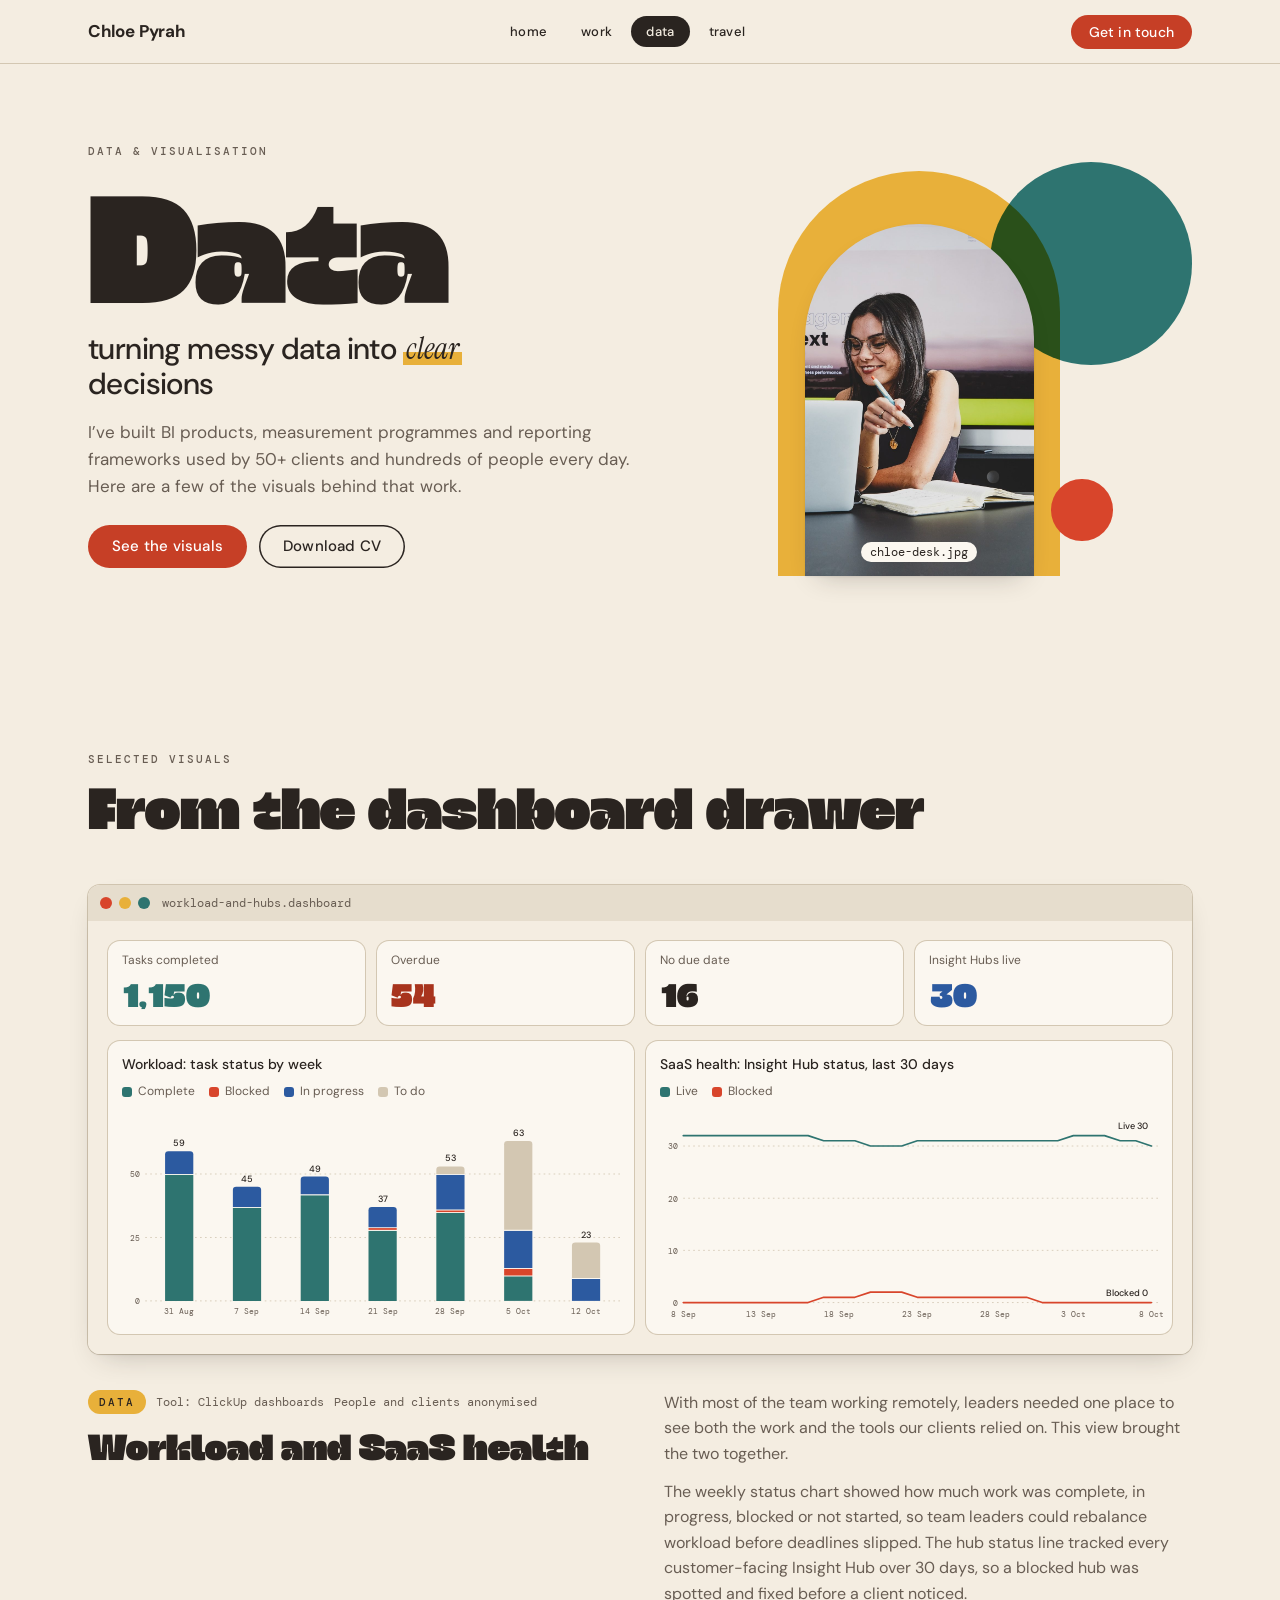
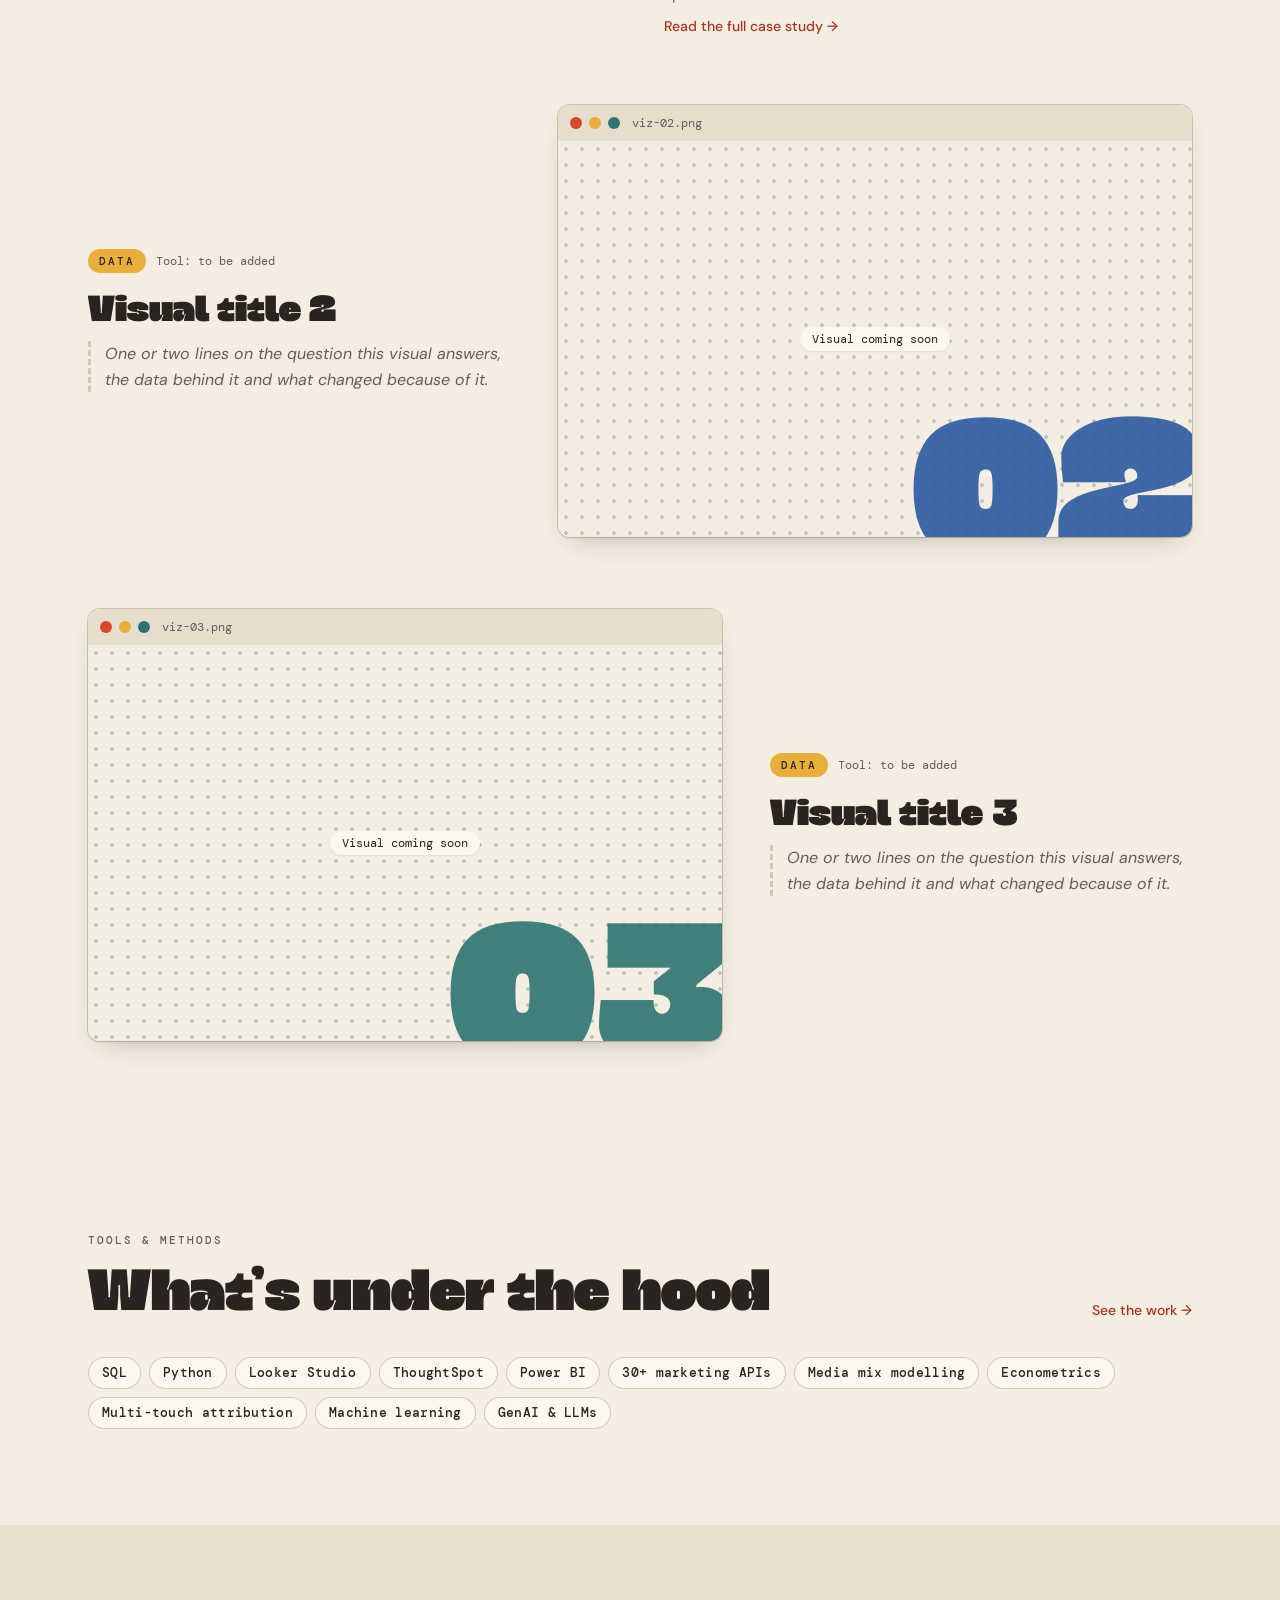
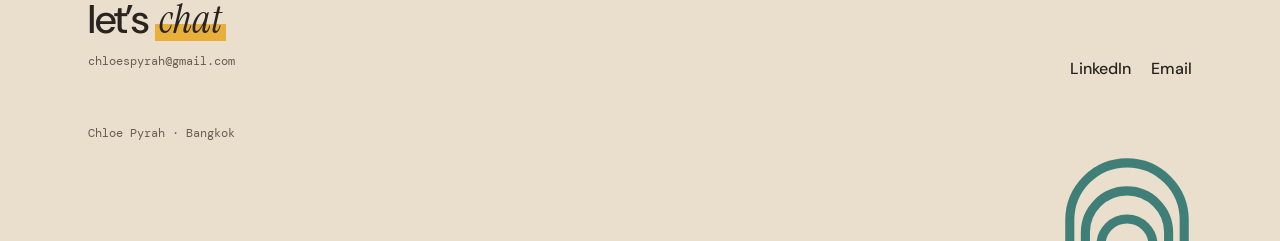
<file: data.html>
<!DOCTYPE html>
<html lang="en-GB">
<head>
  <meta charset="UTF-8" />
  <meta name="viewport" content="width=device-width, initial-scale=1, viewport-fit=cover" />
  <title>Data | Chloe Pyrah</title>
  <meta name="description" content="Data visualisation, BI products and measurement by Chloe Pyrah." />
  <meta property="og:title" content="Data | Chloe Pyrah" />
  <meta property="og:description" content="Data visualisation, BI products and measurement by Chloe Pyrah." />
  <meta property="og:url" content="https://chloepyrah.com/data.html" />
  <meta property="og:image" content="https://chloepyrah.com/assets/img/chloe-angkor.png" />
  <meta name="theme-color" content="#f4ede1" />
  <link rel="icon" href="favicon.svg" type="image/svg+xml" />
  <link rel="icon" href="favicon-32.png" type="image/png" sizes="32x32" />
  <link rel="apple-touch-icon" href="apple-touch-icon.png" />
  <link rel="preload" href="assets/fonts/Inktera.woff2" as="font" type="font/woff2" crossorigin />
  <link rel="preconnect" href="https://fonts.googleapis.com" />
  <link rel="preconnect" href="https://fonts.gstatic.com" crossorigin />
  <link rel="stylesheet" href="https://fonts.googleapis.com/css2?family=DM+Mono:wght@400;500&amp;family=DM+Sans:opsz,wght@9..40,400;9..40,500;9..40,700&amp;family=Instrument+Serif:ital@0;1&amp;display=swap" />
  <link rel="stylesheet" href="assets/css/styles.css" />
</head>
<body class="page-data">
  <a class="skip" href="#main">Skip to content</a>

  <header class="site-header">
    <div class="wrap">
      <a class="site-name" href="index.html">Chloe Pyrah</a>
      <nav class="cp-pillnav" aria-label="Main">
        <a class="cp-pill" href="index.html">home</a>
        <a class="cp-pill" href="work.html">work</a>
        <a class="cp-pill" href="data.html" aria-current="page">data</a>
        <a class="cp-pill" href="travel.html">travel</a>
      </nav>
      <a class="cp-btn cp-btn-primary" href="mailto:chloespyrah@gmail.com">Get in touch</a>
    </div>
  </header>

  <main id="main">

    <!-- PAGE HERO -->
    <section class="page-hero page-hero-data" aria-labelledby="page-title">
      <div class="page-hero-text">
        <p class="eyebrow">Data &amp; visualisation</p>
        <h1 class="page-title" id="page-title">Data</h1>
        <p class="cp-phero-tagline">turning messy data into <em class="cp-marker">clear</em> decisions</p>
        <p class="hero-intro">I&rsquo;ve built BI products, measurement programmes and reporting frameworks used by 50+ clients and hundreds of people every day. Here are a few of the visuals behind that work.</p>
        <div class="cp-phero-actions"><a class="cp-btn cp-btn-primary" href="#viz-01">See the visuals</a><a class="cp-btn cp-btn-outline" href="resume.pdf" download="Chloe-Pyrah-CV.pdf">Download CV</a></div>
      </div>
      <div class="page-hero-art" aria-hidden="true"><span class="ph-arch"></span><span class="ph-sun"></span><span class="ph-dot"></span><span class="ph-photo" style="background-image:url(assets/img/chloe-desk.jpg)"></span><span class="ph-label">chloe-desk.jpg</span></div>
    </section>

    <section class="section" aria-labelledby="viz-title-head">
      <div class="wrap">
        <div class="section-head"><div><p class="eyebrow">Selected visuals</p><h2 class="h-display" id="viz-title-head">From the dashboard drawer</h2></div></div>
        <div class="viz-stack">
        <article class="viz viz-wide" id="viz-01">
          <div class="viz-frame"><figure class="cp-win dash-win viz-dash"><div class="cp-win-handle"><div class="cp-win-bar"><span class="cp-dots" aria-hidden="true"><span class="cp-dot cp-dot-close"></span><span class="cp-dot cp-dot-min"></span><span class="cp-dot cp-dot-max"></span></span><span class="cp-win-title">workload-and-hubs.dashboard</span></div></div><div class="cp-win-body dash-body"><div class="dash-grid dash-grid-tiles dash-grid-tiles-4"><div class="dash-tile dash-tile-teal"><span class="dash-tile-label">Tasks completed</span><span class="dash-tile-value">1,150</span></div><div class="dash-tile dash-tile-red"><span class="dash-tile-label">Overdue</span><span class="dash-tile-value">54</span></div><div class="dash-tile "><span class="dash-tile-label">No due date</span><span class="dash-tile-value">16</span></div><div class="dash-tile dash-tile-blue"><span class="dash-tile-label">Insight Hubs live</span><span class="dash-tile-value">30</span></div></div><div class="dash-grid dash-grid-even dash-stretch"><div class="dash-panel dash-fill"><p class="dash-step">Workload: task status by week</p><div class="dash-legend"><span class="dash-key"><i class="dash-fill-teal"></i>Complete</span><span class="dash-key"><i class="dash-fill-red"></i>Blocked</span><span class="dash-key"><i class="dash-fill-blue"></i>In progress</span><span class="dash-key"><i class="dash-fill-grey"></i>To do</span></div><svg class="dash-svg" viewBox="0 0 600 260" role="img" aria-label="Tasks by status each week"><line class="dash-grid-line" x1="28" x2="600" y1="230.0" y2="230.0"/><text class="dash-tick" x="22" y="234.0">0</text><line class="dash-grid-line" x1="28" x2="600" y1="153.6" y2="153.6"/><text class="dash-tick" x="22" y="157.6">25</text><line class="dash-grid-line" x1="28" x2="600" y1="77.1" y2="77.1"/><text class="dash-tick" x="22" y="81.1">50</text><g class="dash-mark"><path class="dash-fill-teal" d="M51.9,230.0 V78.1 H85.9 V230.0 Z"><title>31 Aug, Complete: 50</title></path><path class="dash-fill-blue" d="M51.9,77.1 V53.6 q0,-4 4,-4 H81.9 q4,0 4,4 V77.1 Z"><title>31 Aug, In progress: 9</title></path></g><text class="dash-val" x="68.9" y="43.6">59</text><text class="dash-cat" x="68.9" y="246">31 Aug</text><g class="dash-mark"><path class="dash-fill-teal" d="M133.6,230.0 V117.9 H167.6 V230.0 Z"><title>7 Sep, Complete: 37</title></path><path class="dash-fill-blue" d="M133.6,116.9 V96.4 q0,-4 4,-4 H163.6 q4,0 4,4 V116.9 Z"><title>7 Sep, In progress: 8</title></path></g><text class="dash-val" x="150.6" y="86.4">45</text><text class="dash-cat" x="150.6" y="246">7 Sep</text><g class="dash-mark"><path class="dash-fill-teal" d="M215.3,230.0 V102.6 H249.3 V230.0 Z"><title>14 Sep, Complete: 42</title></path><path class="dash-fill-blue" d="M215.3,101.6 V84.2 q0,-4 4,-4 H245.3 q4,0 4,4 V101.6 Z"><title>14 Sep, In progress: 7</title></path></g><text class="dash-val" x="232.3" y="74.2">49</text><text class="dash-cat" x="232.3" y="246">14 Sep</text><g class="dash-mark"><path class="dash-fill-teal" d="M297.0,230.0 V145.4 H331.0 V230.0 Z"><title>21 Sep, Complete: 28</title></path><path class="dash-fill-red" d="M297.0,144.4 V142.3 H331.0 V144.4 Z"><title>21 Sep, Blocked: 1</title></path><path class="dash-fill-blue" d="M297.0,141.3 V120.9 q0,-4 4,-4 H327.0 q4,0 4,4 V141.3 Z"><title>21 Sep, In progress: 8</title></path></g><text class="dash-val" x="314.0" y="110.9">37</text><text class="dash-cat" x="314.0" y="246">21 Sep</text><g class="dash-mark"><path class="dash-fill-teal" d="M378.7,230.0 V124.0 H412.7 V230.0 Z"><title>28 Sep, Complete: 35</title></path><path class="dash-fill-red" d="M378.7,123.0 V120.9 H412.7 V123.0 Z"><title>28 Sep, Blocked: 1</title></path><path class="dash-fill-blue" d="M378.7,119.9 V78.1 H412.7 V119.9 Z"><title>28 Sep, In progress: 14</title></path><path class="dash-fill-grey" d="M378.7,77.1 V72.0 q0,-4 4,-4 H408.7 q4,0 4,4 V77.1 Z"><title>28 Sep, To do: 3</title></path></g><text class="dash-val" x="395.7" y="62.0">53</text><text class="dash-cat" x="395.7" y="246">28 Sep</text><g class="dash-mark"><path class="dash-fill-teal" d="M460.4,230.0 V200.4 H494.4 V230.0 Z"><title>5 Oct, Complete: 10</title></path><path class="dash-fill-red" d="M460.4,199.4 V191.3 H494.4 V199.4 Z"><title>5 Oct, Blocked: 3</title></path><path class="dash-fill-blue" d="M460.4,190.3 V145.4 H494.4 V190.3 Z"><title>5 Oct, In progress: 15</title></path><path class="dash-fill-grey" d="M460.4,144.4 V41.4 q0,-4 4,-4 H490.4 q4,0 4,4 V144.4 Z"><title>5 Oct, To do: 35</title></path></g><text class="dash-val" x="477.4" y="31.4">63</text><text class="dash-cat" x="477.4" y="246">5 Oct</text><g class="dash-mark"><path class="dash-fill-blue" d="M542.1,230.0 V203.5 H576.1 V230.0 Z"><title>12 Oct, In progress: 9</title></path><path class="dash-fill-grey" d="M542.1,202.5 V163.7 q0,-4 4,-4 H572.1 q4,0 4,4 V202.5 Z"><title>12 Oct, To do: 14</title></path></g><text class="dash-val" x="559.1" y="153.7">23</text><text class="dash-cat" x="559.1" y="246">12 Oct</text></svg></div><div class="dash-panel dash-fill"><p class="dash-step">SaaS health: Insight Hub status, last 30 days</p><div class="dash-legend"><span class="dash-key"><i class="dash-fill-teal"></i>Live</span><span class="dash-key"><i class="dash-fill-red"></i>Blocked</span></div><svg class="dash-svg" viewBox="0 0 600 260" role="img" aria-label="Insight Hub status over 30 days"><line class="dash-grid-line" x1="28" x2="600" y1="232.0" y2="232.0"/><text class="dash-tick" x="22" y="236.0">0</text><line class="dash-grid-line" x1="28" x2="600" y1="169.1" y2="169.1"/><text class="dash-tick" x="22" y="173.1">10</text><line class="dash-grid-line" x1="28" x2="600" y1="106.3" y2="106.3"/><text class="dash-tick" x="22" y="110.3">20</text><line class="dash-grid-line" x1="28" x2="600" y1="43.4" y2="43.4"/><text class="dash-tick" x="22" y="47.4">30</text><text class="dash-cat" x="28.0" y="250">8 Sep</text><text class="dash-cat" x="122.0" y="250">13 Sep</text><text class="dash-cat" x="216.0" y="250">18 Sep</text><text class="dash-cat" x="310.0" y="250">23 Sep</text><text class="dash-cat" x="404.0" y="250">28 Sep</text><text class="dash-cat" x="498.0" y="250">3 Oct</text><text class="dash-cat" x="592.0" y="250">8 Oct</text><polyline class="dash-line dash-stroke-teal" points="28.0,30.9 46.8,30.9 65.6,30.9 84.4,30.9 103.2,30.9 122.0,30.9 140.8,30.9 159.6,30.9 178.4,30.9 197.2,37.1 216.0,37.1 234.8,37.1 253.6,43.4 272.4,43.4 291.2,43.4 310.0,37.1 328.8,37.1 347.6,37.1 366.4,37.1 385.2,37.1 404.0,37.1 422.8,37.1 441.6,37.1 460.4,37.1 479.2,37.1 498.0,30.9 516.8,30.9 535.6,30.9 554.4,37.1 573.2,37.1 592.0,43.4"><title>Live</title></polyline><text class="dash-val dash-end" x="588.0" y="22.9">Live 30</text><polyline class="dash-line dash-stroke-red" points="28.0,232.0 46.8,232.0 65.6,232.0 84.4,232.0 103.2,232.0 122.0,232.0 140.8,232.0 159.6,232.0 178.4,232.0 197.2,225.7 216.0,225.7 234.8,225.7 253.6,219.4 272.4,219.4 291.2,219.4 310.0,225.7 328.8,225.7 347.6,225.7 366.4,225.7 385.2,225.7 404.0,225.7 422.8,225.7 441.6,225.7 460.4,232.0 479.2,232.0 498.0,232.0 516.8,232.0 535.6,232.0 554.4,232.0 573.2,232.0 592.0,232.0"><title>Blocked</title></polyline><text class="dash-val dash-end" x="588.0" y="224.0">Blocked 0</text></svg></div></div></div></figure></div>
          <div class="viz-copy">
            <div class="cp-case-meta"><span class="cp-tag cp-tag-data">Data</span><span class="cp-case-when">Tool: ClickUp dashboards</span><span class="cp-case-when">People and clients anonymised</span></div>
            <h3 class="viz-title">Workload and SaaS health</h3>
            <p class="viz-text">With most of the team working remotely, leaders needed one place to see both the work and the tools our clients relied on. This view brought the two together.</p>
            <p class="viz-text">The weekly status chart showed how much work was complete, in progress, blocked or not started, so team leaders could rebalance workload before deadlines slipped. The hub status line tracked every customer-facing Insight Hub over 30 days, so a blocked hub was spotted and fixed before a client noticed.</p>
            <a class="link-arrow" href="case-clickup.html">Read the full case study &rarr;</a>
          </div>
        </article>
        <!-- VISUAL 2: to add yours, replace the <div class="viz-slot ...">...</div> line below with ONE of these:
             an image:  <img src="assets/img/viz-02.png" alt="Describe what the chart shows" />
             an embed:  <iframe src="PASTE-THE-EMBED-LINK-HERE" title="Chart title" loading="lazy"></iframe>
             (Tableau Public, Looker Studio, Flourish and Datawrapper all give you an embed link.)
             Then update the title, tools and text next to it. -->
        <article class="viz viz-flip" id="viz-02">
          <div class="viz-frame"><section class="cp-win viz-win" aria-label="viz-02.png"><div class="cp-win-handle"><div class="cp-win-bar"><span class="cp-dots" aria-hidden="true"><span class="cp-dot cp-dot-close"></span><span class="cp-dot cp-dot-min"></span><span class="cp-dot cp-dot-max"></span></span><span class="cp-win-title">viz-02.png</span></div></div><div class="cp-win-body cp-win-body-flush"><div class="viz-slot viz-slot-blue"><span class="viz-slot-num">02</span><span class="viz-slot-text">Visual coming soon</span></div></div></section></div>
          <div class="viz-copy">
            <div class="cp-case-meta"><span class="cp-tag cp-tag-data">Data</span><span class="cp-case-when">Tool: to be added</span></div>
            <h3 class="viz-title">Visual title 2</h3>
            <p class="viz-text placeholder-text">One or two lines on the question this visual answers, the data behind it and what changed because of it.</p>
          </div>
        </article>
        <!-- VISUAL 3: to add yours, replace the <div class="viz-slot ...">...</div> line below with ONE of these:
             an image:  <img src="assets/img/viz-03.png" alt="Describe what the chart shows" />
             an embed:  <iframe src="PASTE-THE-EMBED-LINK-HERE" title="Chart title" loading="lazy"></iframe>
             (Tableau Public, Looker Studio, Flourish and Datawrapper all give you an embed link.)
             Then update the title, tools and text next to it. -->
        <article class="viz" id="viz-03">
          <div class="viz-frame"><section class="cp-win viz-win" aria-label="viz-03.png"><div class="cp-win-handle"><div class="cp-win-bar"><span class="cp-dots" aria-hidden="true"><span class="cp-dot cp-dot-close"></span><span class="cp-dot cp-dot-min"></span><span class="cp-dot cp-dot-max"></span></span><span class="cp-win-title">viz-03.png</span></div></div><div class="cp-win-body cp-win-body-flush"><div class="viz-slot viz-slot-teal"><span class="viz-slot-num">03</span><span class="viz-slot-text">Visual coming soon</span></div></div></section></div>
          <div class="viz-copy">
            <div class="cp-case-meta"><span class="cp-tag cp-tag-data">Data</span><span class="cp-case-when">Tool: to be added</span></div>
            <h3 class="viz-title">Visual title 3</h3>
            <p class="viz-text placeholder-text">One or two lines on the question this visual answers, the data behind it and what changed because of it.</p>
          </div>
        </article>
        </div>
      </div>
    </section>

    <section class="section" aria-labelledby="tools-title">
      <div class="wrap">
        <div class="section-head"><div><p class="eyebrow">Tools &amp; methods</p><h2 class="h-display" id="tools-title">What&rsquo;s under the hood</h2></div><a class="link-arrow" href="work.html">See the work &rarr;</a></div>
        <ul class="tool-tags"><li class="cp-tag cp-tag-neutral">SQL</li><li class="cp-tag cp-tag-neutral">Python</li><li class="cp-tag cp-tag-neutral">Looker Studio</li><li class="cp-tag cp-tag-neutral">ThoughtSpot</li><li class="cp-tag cp-tag-neutral">Power BI</li><li class="cp-tag cp-tag-neutral">30+ marketing APIs</li><li class="cp-tag cp-tag-neutral">Media mix modelling</li><li class="cp-tag cp-tag-neutral">Econometrics</li><li class="cp-tag cp-tag-neutral">Multi-touch attribution</li><li class="cp-tag cp-tag-neutral">Machine learning</li><li class="cp-tag cp-tag-neutral">GenAI &amp; LLMs</li></ul>
      </div>
    </section>

  </main>

  <footer class="site-footer">
    <svg viewBox="0 0 100 100" class="footer-arches cp-motif cp-fill-teal" style="width:220px" aria-hidden="true"><path class="cp-motif-arch" d="M 6 96 L 6 60.8 A 44 44 0 0 1 94 60.8 L 94 96"/><path class="cp-motif-arch" d="M 18 96 L 18 70.4 A 32 32 0 0 1 82 70.4 L 82 96"/><path class="cp-motif-arch" d="M 30 96 L 30 80.0 A 20 20 0 0 1 70 80.0 L 70 96"/></svg>
    <div class="wrap">
      <div class="footer-top">
        <div>
          <p class="h-line">let&rsquo;s <em class="cp-marker">chat</em></p>
          <p class="footer-small" style="margin-top:12px">chloespyrah@gmail.com</p>
        </div>
        <nav class="footer-links" aria-label="Elsewhere">
          <a href="https://linkedin.com/in/chloepyrah" target="_blank" rel="noopener">LinkedIn</a>
          <a href="mailto:chloespyrah@gmail.com">Email</a>
        </nav>
      </div>
      <p class="footer-small">Chloe Pyrah &middot; Bangkok</p>
    </div>
  </footer>

  <script src="assets/js/site.js"></script>
</body>
</html>
</file>
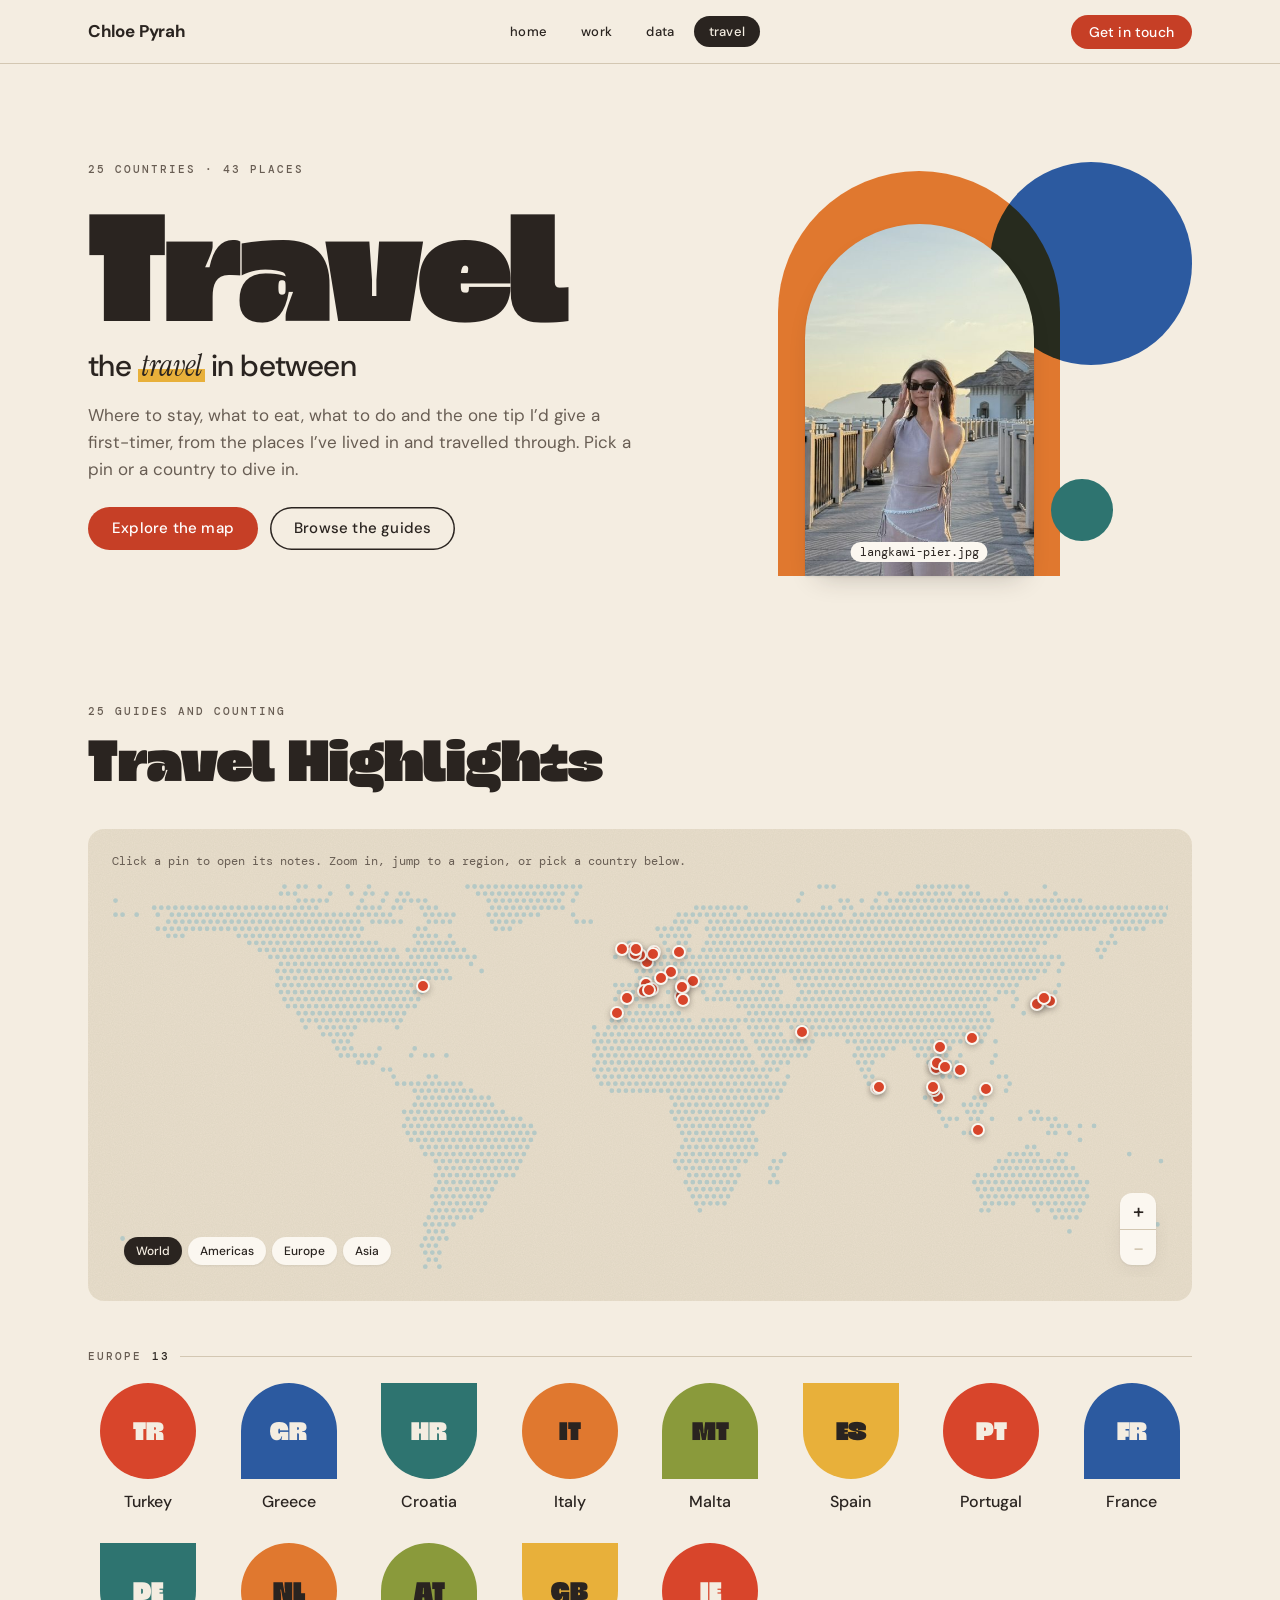
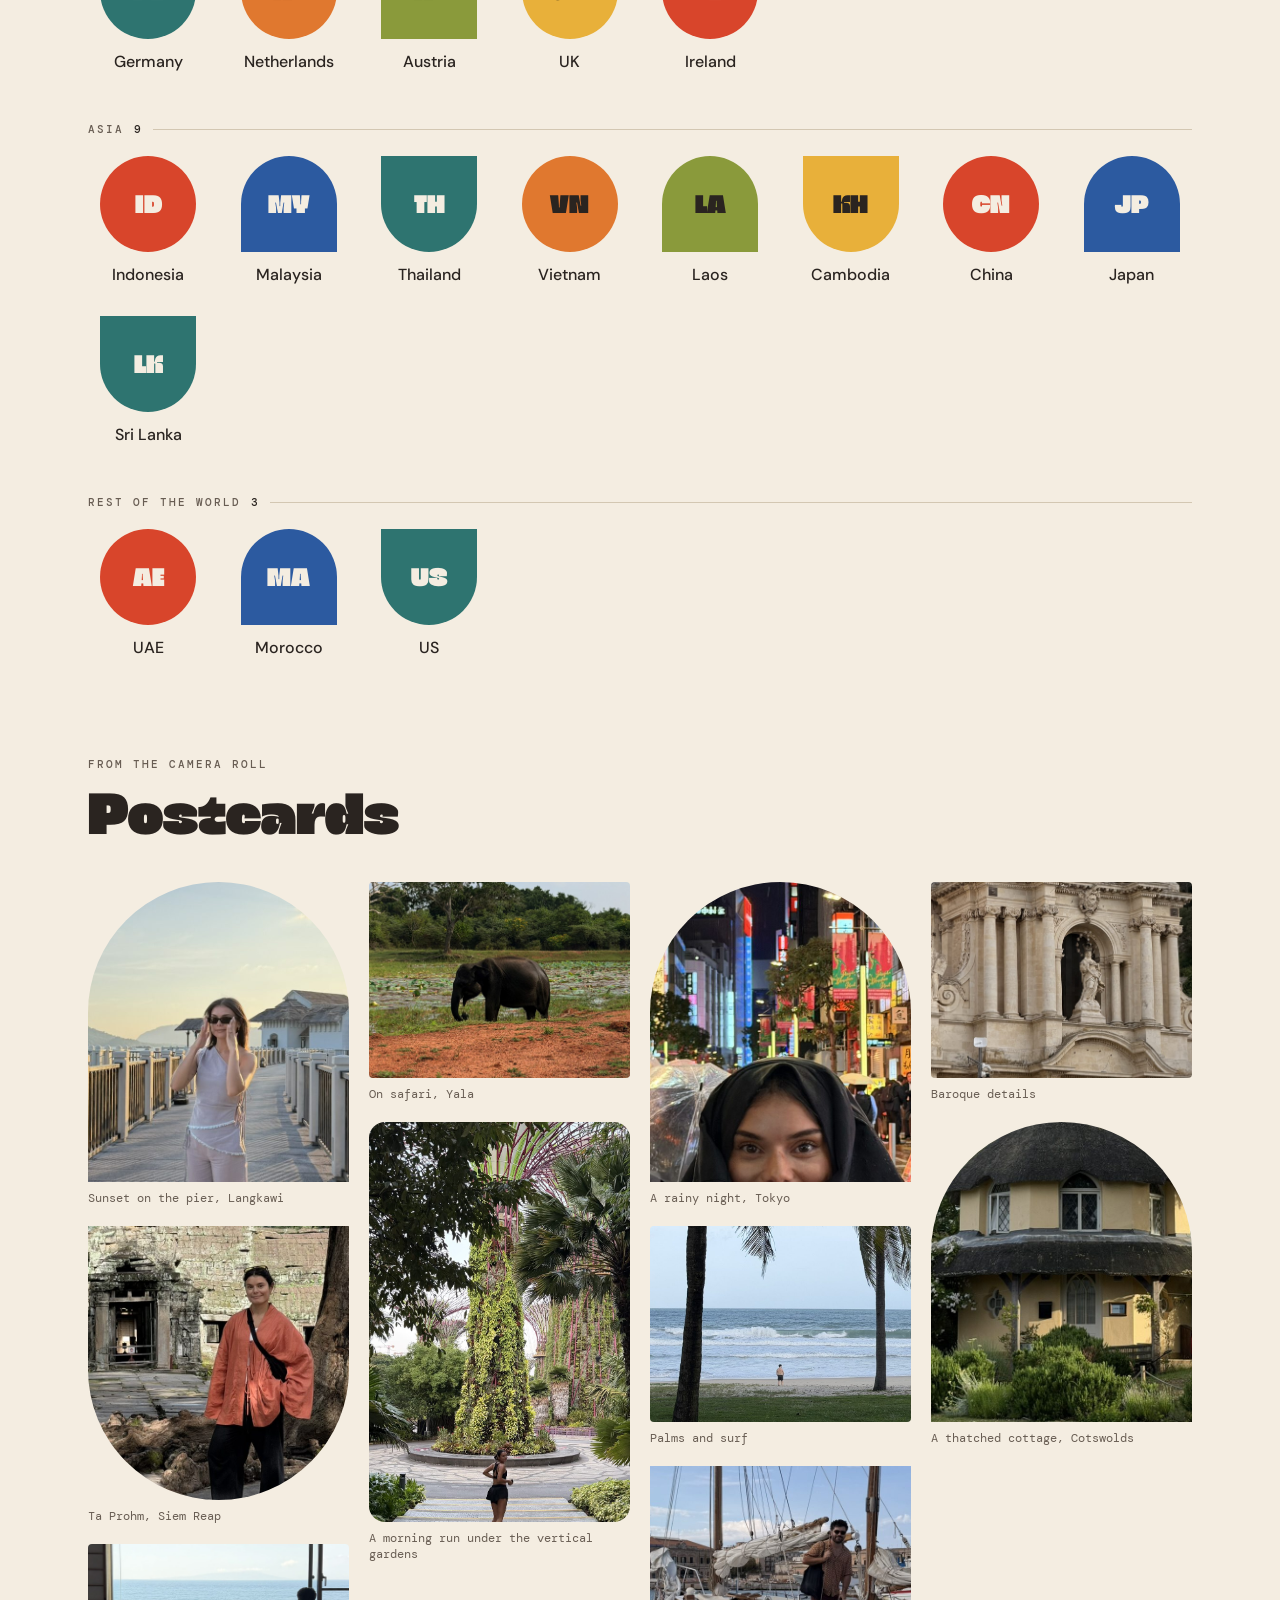
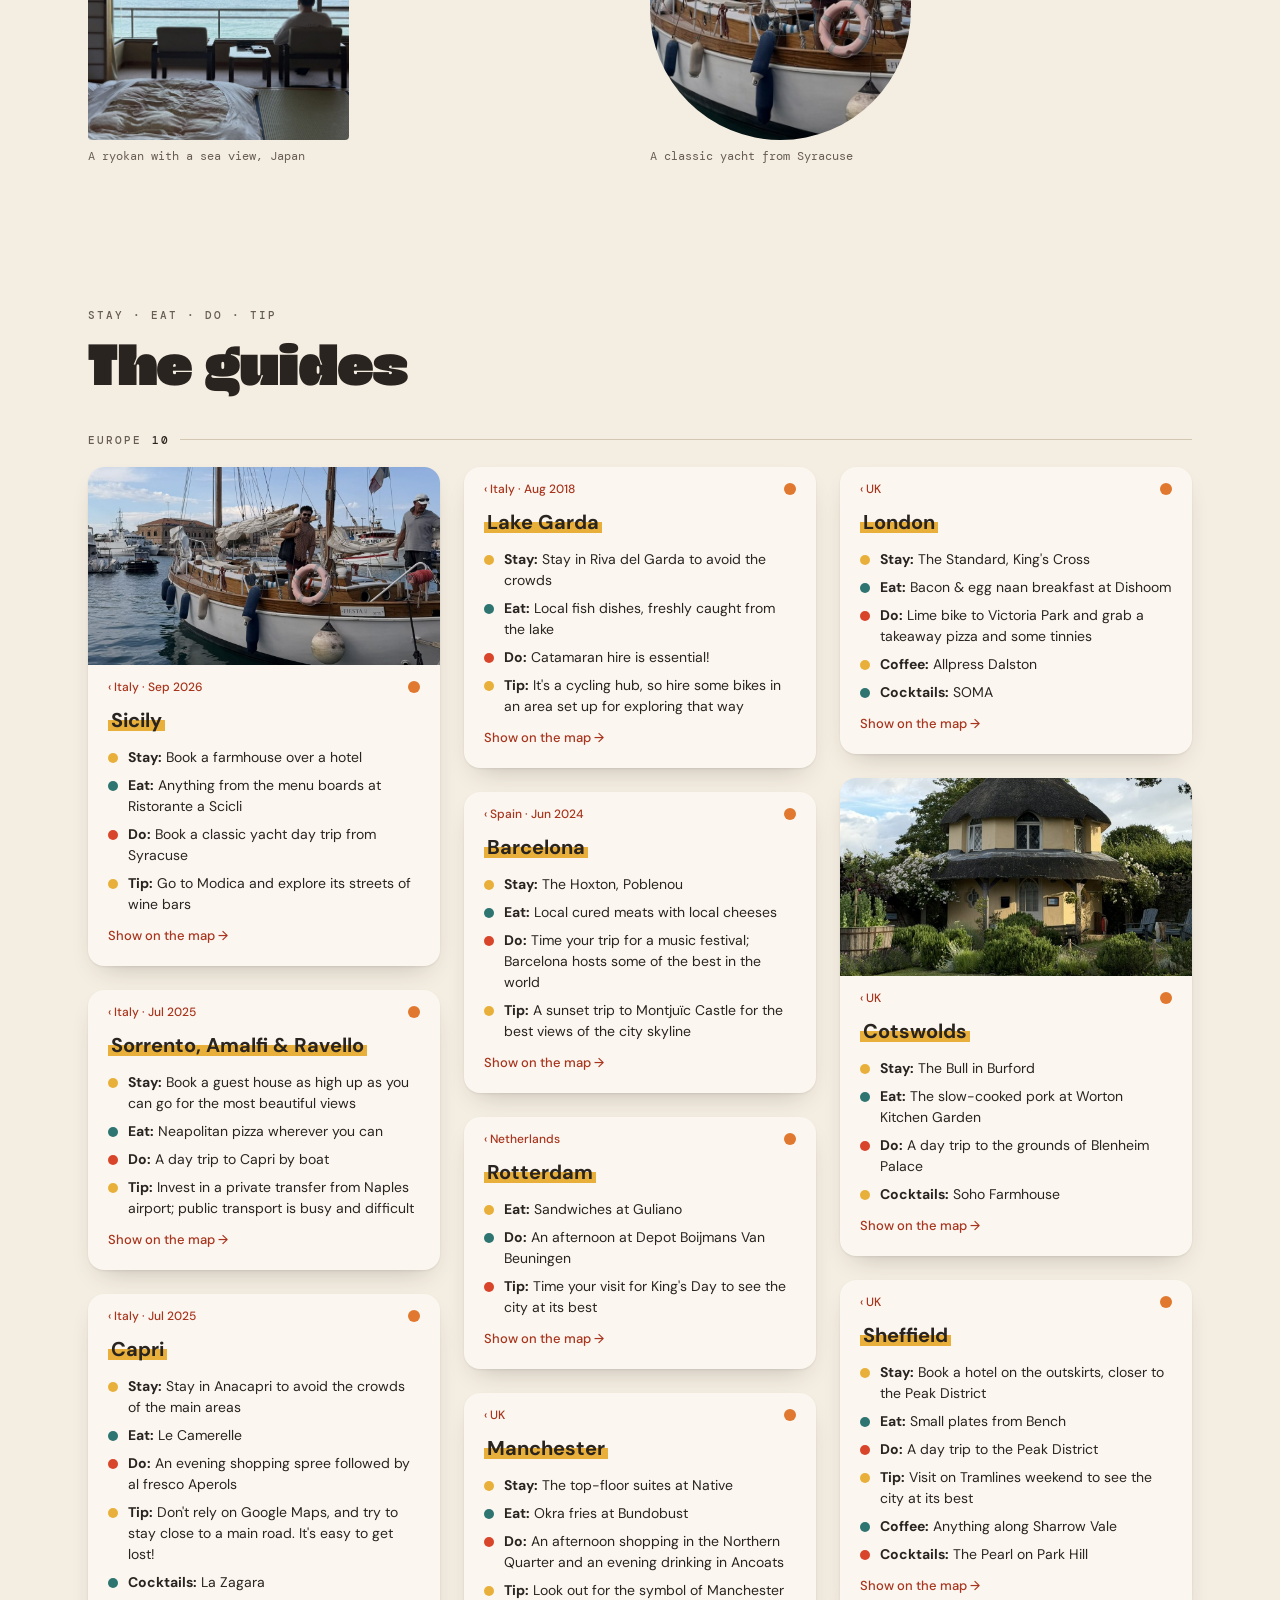
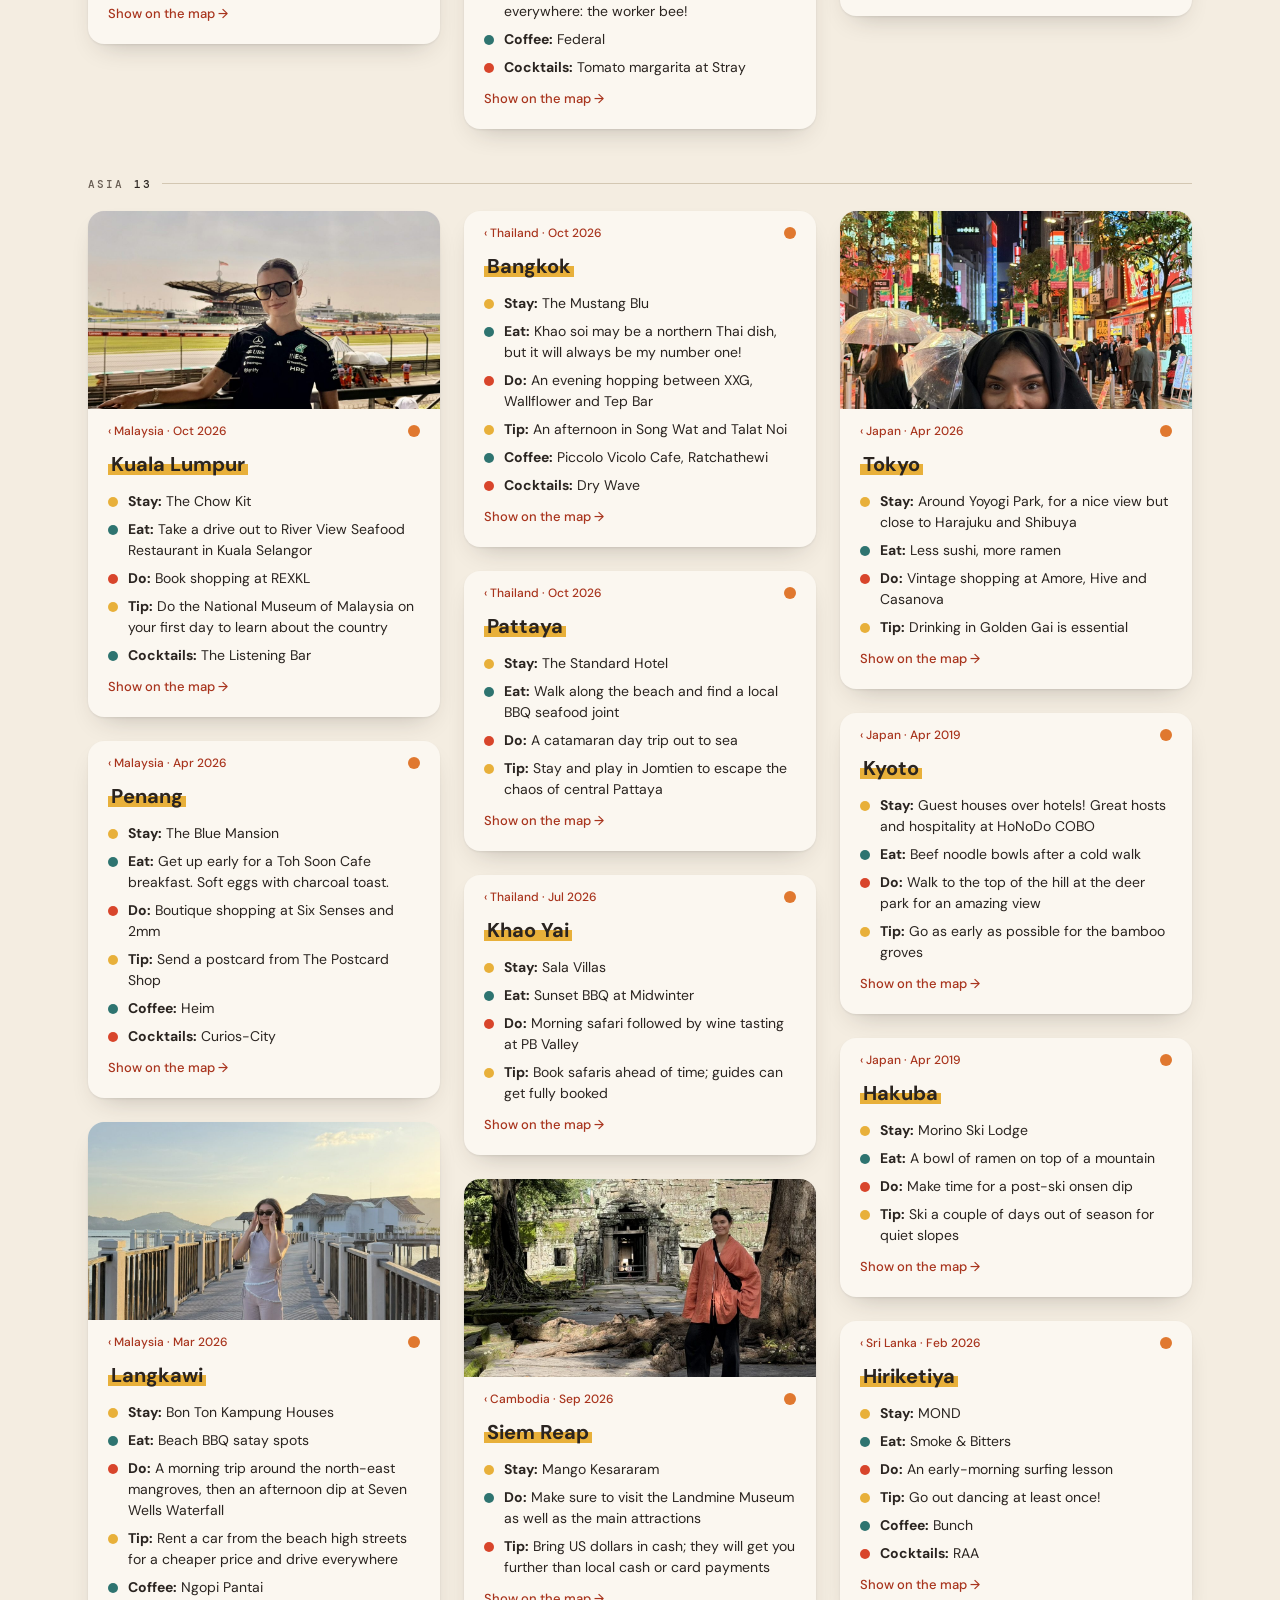
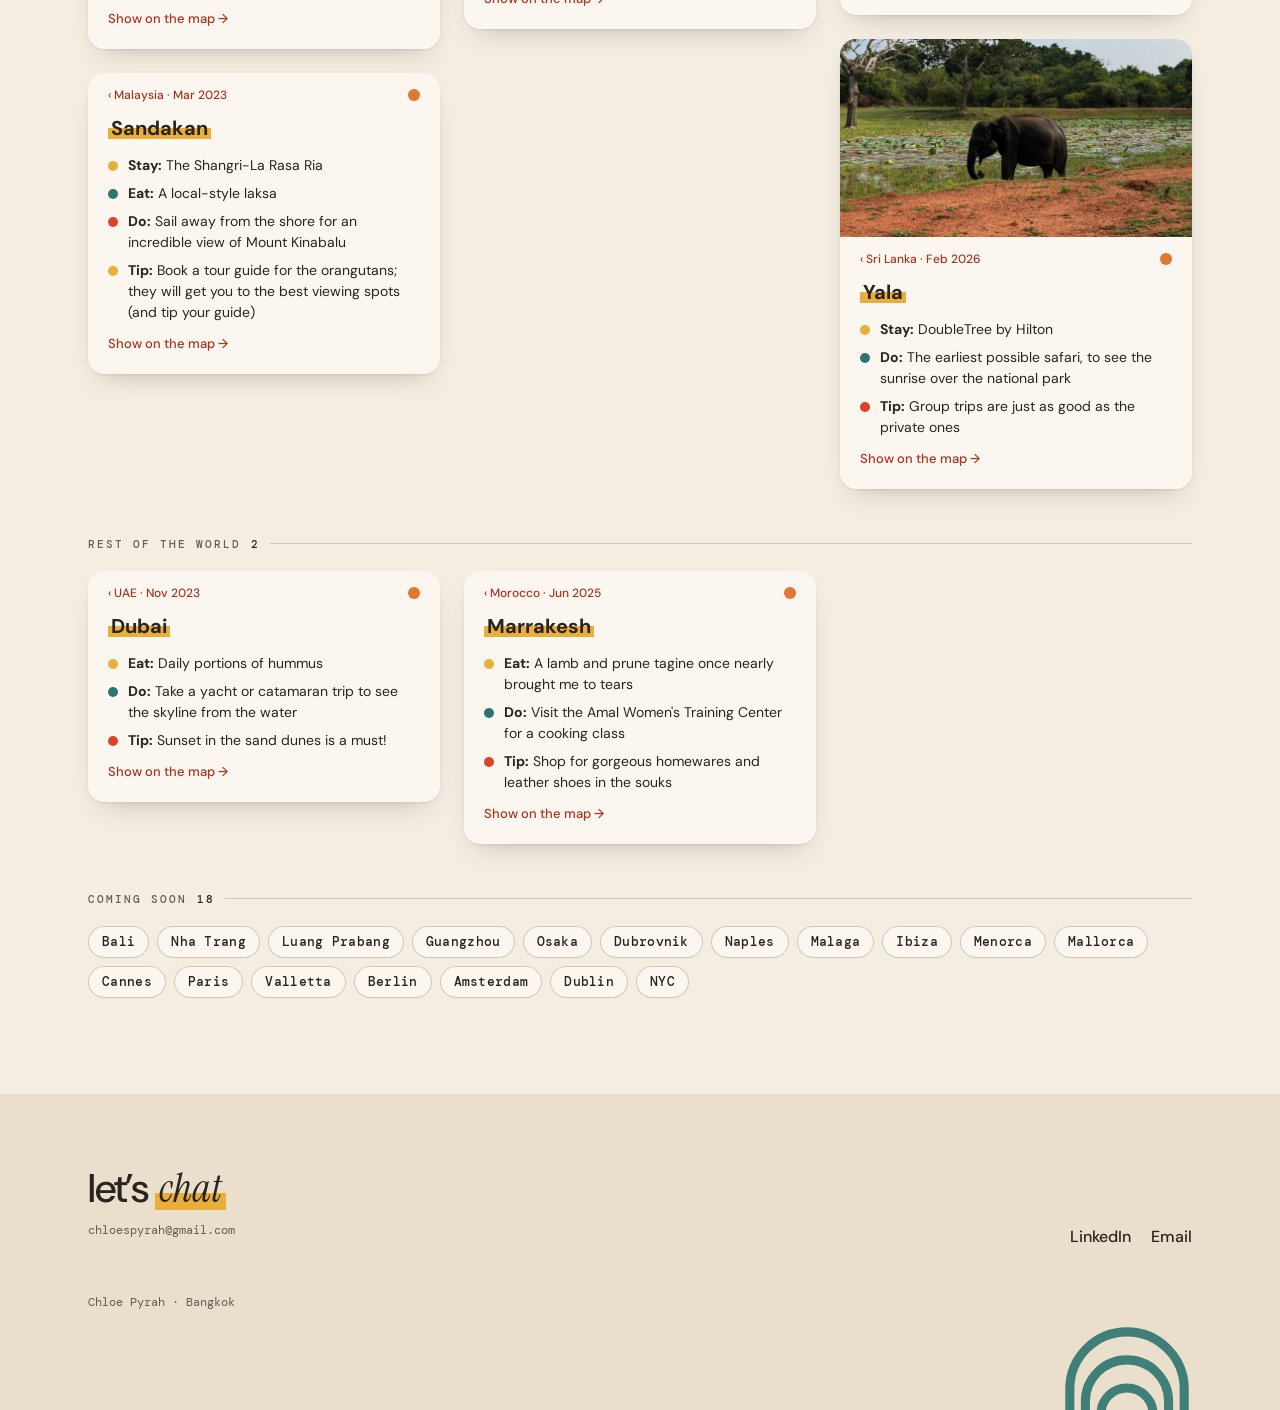
<file: travel.html>
<!DOCTYPE html>
<html lang="en-GB">
<head>
  <meta charset="UTF-8" />
  <meta name="viewport" content="width=device-width, initial-scale=1, viewport-fit=cover" />
  <title>Travel | Chloe Pyrah</title>
  <meta name="description" content="Travel highlights from 25 countries: where to stay, what to eat, what to do and first-timer tips." />
  <meta property="og:title" content="Travel | Chloe Pyrah" />
  <meta property="og:description" content="Travel highlights from 25 countries: where to stay, what to eat, what to do and first-timer tips." />
  <meta property="og:url" content="https://chloepyrah.com/travel.html" />
  <meta property="og:image" content="https://chloepyrah.com/assets/img/chloe-angkor.png" />
  <meta name="theme-color" content="#f4ede1" />
  <link rel="icon" href="favicon.svg" type="image/svg+xml" />
  <link rel="icon" href="favicon-32.png" type="image/png" sizes="32x32" />
  <link rel="apple-touch-icon" href="apple-touch-icon.png" />
  <link rel="preload" href="assets/fonts/Inktera.woff2" as="font" type="font/woff2" crossorigin />
  <link rel="preconnect" href="https://fonts.googleapis.com" />
  <link rel="preconnect" href="https://fonts.gstatic.com" crossorigin />
  <link rel="stylesheet" href="https://fonts.googleapis.com/css2?family=DM+Mono:wght@400;500&amp;family=DM+Sans:opsz,wght@9..40,400;9..40,500;9..40,700&amp;family=Instrument+Serif:ital@0;1&amp;display=swap" />
  <link rel="stylesheet" href="assets/css/styles.css" />
</head>
<body class="page-travel">
  <a class="skip" href="#main">Skip to content</a>

  <header class="site-header">
    <div class="wrap">
      <a class="site-name" href="index.html">Chloe Pyrah</a>
      <nav class="cp-pillnav" aria-label="Main">
        <a class="cp-pill" href="index.html">home</a>
        <a class="cp-pill" href="work.html">work</a>
        <a class="cp-pill" href="data.html">data</a>
        <a class="cp-pill" href="travel.html" aria-current="page">travel</a>
      </nav>
      <a class="cp-btn cp-btn-primary" href="mailto:chloespyrah@gmail.com">Get in touch</a>
    </div>
  </header>

  <main id="main">

    <!-- PAGE HERO -->
    <section class="page-hero page-hero-travel" aria-labelledby="page-title">
      <div class="page-hero-text">
        <p class="eyebrow">25 countries &middot; 43 places</p>
        <h1 class="page-title" id="page-title">Travel</h1>
        <p class="cp-phero-tagline">the <em class="cp-marker">travel</em> in between</p>
        <p class="hero-intro">Where to stay, what to eat, what to do and the one tip I&rsquo;d give a first-timer, from the places I&rsquo;ve lived in and travelled through. Pick a pin or a country to dive in.</p>
        <div class="cp-phero-actions"><a class="cp-btn cp-btn-primary" href="#map">Explore the map</a><a class="cp-btn cp-btn-outline" href="#guides">Browse the guides</a></div>
      </div>
      <div class="page-hero-art" aria-hidden="true"><span class="ph-arch"></span><span class="ph-sun"></span><span class="ph-dot"></span><span class="ph-label">langkawi-pier.jpg</span><span class="ph-photo" style="background-image:url(assets/img/langkawi-pier.jpg)"></span></div>
    </section>

    <section class="section section-tight" id="map" aria-labelledby="map-title">
      <div class="wrap">
        <div class="section-head"><div><p class="eyebrow">25 guides and counting</p><h2 class="h-display" id="map-title">Travel Highlights</h2></div></div>
        <div class="travel-map" id="travel-map"></div>
        <div class="place-group"><h3 class="place-group-title">Europe <span>13</span></h3><div class="places"><button type="button" class="place" data-country="Turkey" aria-pressed="false" aria-label="Show Turkey on the map"><span class="place-shape cp-fill-red" aria-hidden="true">TR</span><span class="place-name">Turkey</span></button><button type="button" class="place" data-country="Greece" aria-pressed="false" aria-label="Show Greece on the map"><span class="place-shape cp-fill-blue" aria-hidden="true">GR</span><span class="place-name">Greece</span></button><button type="button" class="place" data-country="Croatia" aria-pressed="false" aria-label="Show Croatia on the map"><span class="place-shape cp-fill-teal" aria-hidden="true">HR</span><span class="place-name">Croatia</span></button><button type="button" class="place" data-country="Italy" aria-pressed="false" aria-label="Show Italy on the map"><span class="place-shape cp-fill-orange" aria-hidden="true">IT</span><span class="place-name">Italy</span></button><button type="button" class="place" data-country="Malta" aria-pressed="false" aria-label="Show Malta on the map"><span class="place-shape cp-fill-olive" aria-hidden="true">MT</span><span class="place-name">Malta</span></button><button type="button" class="place" data-country="Spain" aria-pressed="false" aria-label="Show Spain on the map"><span class="place-shape cp-fill-marker" aria-hidden="true">ES</span><span class="place-name">Spain</span></button><button type="button" class="place" data-country="Portugal" aria-pressed="false" aria-label="Show Portugal on the map"><span class="place-shape cp-fill-red" aria-hidden="true">PT</span><span class="place-name">Portugal</span></button><button type="button" class="place" data-country="France" aria-pressed="false" aria-label="Show France on the map"><span class="place-shape cp-fill-blue" aria-hidden="true">FR</span><span class="place-name">France</span></button><button type="button" class="place" data-country="Germany" aria-pressed="false" aria-label="Show Germany on the map"><span class="place-shape cp-fill-teal" aria-hidden="true">DE</span><span class="place-name">Germany</span></button><button type="button" class="place" data-country="Netherlands" aria-pressed="false" aria-label="Show Netherlands on the map"><span class="place-shape cp-fill-orange" aria-hidden="true">NL</span><span class="place-name">Netherlands</span></button><button type="button" class="place" data-country="Austria" aria-pressed="false" aria-label="Show Austria on the map"><span class="place-shape cp-fill-olive" aria-hidden="true">AT</span><span class="place-name">Austria</span></button><button type="button" class="place" data-country="UK" aria-pressed="false" aria-label="Show UK on the map"><span class="place-shape cp-fill-marker" aria-hidden="true">GB</span><span class="place-name">UK</span></button><button type="button" class="place" data-country="Ireland" aria-pressed="false" aria-label="Show Ireland on the map"><span class="place-shape cp-fill-red" aria-hidden="true">IE</span><span class="place-name">Ireland</span></button></div></div>
<div class="place-group"><h3 class="place-group-title">Asia <span>9</span></h3><div class="places"><button type="button" class="place" data-country="Indonesia" aria-pressed="false" aria-label="Show Indonesia on the map"><span class="place-shape cp-fill-red" aria-hidden="true">ID</span><span class="place-name">Indonesia</span></button><button type="button" class="place" data-country="Malaysia" aria-pressed="false" aria-label="Show Malaysia on the map"><span class="place-shape cp-fill-blue" aria-hidden="true">MY</span><span class="place-name">Malaysia</span></button><button type="button" class="place" data-country="Thailand" aria-pressed="false" aria-label="Show Thailand on the map"><span class="place-shape cp-fill-teal" aria-hidden="true">TH</span><span class="place-name">Thailand</span></button><button type="button" class="place" data-country="Vietnam" aria-pressed="false" aria-label="Show Vietnam on the map"><span class="place-shape cp-fill-orange" aria-hidden="true">VN</span><span class="place-name">Vietnam</span></button><button type="button" class="place" data-country="Laos" aria-pressed="false" aria-label="Show Laos on the map"><span class="place-shape cp-fill-olive" aria-hidden="true">LA</span><span class="place-name">Laos</span></button><button type="button" class="place" data-country="Cambodia" aria-pressed="false" aria-label="Show Cambodia on the map"><span class="place-shape cp-fill-marker" aria-hidden="true">KH</span><span class="place-name">Cambodia</span></button><button type="button" class="place" data-country="China" aria-pressed="false" aria-label="Show China on the map"><span class="place-shape cp-fill-red" aria-hidden="true">CN</span><span class="place-name">China</span></button><button type="button" class="place" data-country="Japan" aria-pressed="false" aria-label="Show Japan on the map"><span class="place-shape cp-fill-blue" aria-hidden="true">JP</span><span class="place-name">Japan</span></button><button type="button" class="place" data-country="Sri Lanka" aria-pressed="false" aria-label="Show Sri Lanka on the map"><span class="place-shape cp-fill-teal" aria-hidden="true">LK</span><span class="place-name">Sri Lanka</span></button></div></div>
<div class="place-group"><h3 class="place-group-title">Rest of the world <span>3</span></h3><div class="places"><button type="button" class="place" data-country="UAE" aria-pressed="false" aria-label="Show UAE on the map"><span class="place-shape cp-fill-red" aria-hidden="true">AE</span><span class="place-name">UAE</span></button><button type="button" class="place" data-country="Morocco" aria-pressed="false" aria-label="Show Morocco on the map"><span class="place-shape cp-fill-blue" aria-hidden="true">MA</span><span class="place-name">Morocco</span></button><button type="button" class="place" data-country="US" aria-pressed="false" aria-label="Show US on the map"><span class="place-shape cp-fill-teal" aria-hidden="true">US</span><span class="place-name">US</span></button></div></div>
      </div>
    </section>

    <section class="section section-tight" aria-labelledby="gallery-title">
      <div class="wrap">
        <div class="section-head"><div><p class="eyebrow">From the camera roll</p><h2 class="h-display" id="gallery-title">Postcards</h2></div></div>
        <div class="gallery"><figure class="gal gal-arch"><span class="gal-media" style="background-image:url(assets/img/langkawi-pier.jpg)"></span><figcaption>Sunset on the pier, Langkawi</figcaption></figure><figure class="gal gal-round"><span class="gal-media" style="background-image:url(assets/img/ta-prohm.jpg)"></span><figcaption>Ta Prohm, Siem Reap</figcaption></figure><figure class="gal gal-rect"><span class="gal-media" style="background-image:url(assets/img/ryokan-view.jpg)"></span><figcaption>A ryokan with a sea view, Japan</figcaption></figure><figure class="gal gal-rect"><span class="gal-media" style="background-image:url(assets/img/yala-elephant.jpg)"></span><figcaption>On safari, Yala</figcaption></figure><figure class="gal gal-tall"><span class="gal-media" style="background-image:url(assets/img/gardens-run.jpg)"></span><figcaption>A morning run under the vertical gardens</figcaption></figure><figure class="gal gal-arch"><span class="gal-media" style="background-image:url(assets/img/tokyo-rain.jpg)"></span><figcaption>A rainy night, Tokyo</figcaption></figure><figure class="gal gal-rect"><span class="gal-media" style="background-image:url(assets/img/palm-beach.jpg)"></span><figcaption>Palms and surf</figcaption></figure><figure class="gal gal-round"><span class="gal-media" style="background-image:url(assets/img/sicily-sailing.jpg)"></span><figcaption>A classic yacht from Syracuse</figcaption></figure><figure class="gal gal-rect"><span class="gal-media" style="background-image:url(assets/img/baroque-facade.jpg)"></span><figcaption>Baroque details</figcaption></figure><figure class="gal gal-arch"><span class="gal-media" style="background-image:url(assets/img/cotswolds-cottage.jpg)"></span><figcaption>A thatched cottage, Cotswolds</figcaption></figure></div>
      </div>
    </section>

    <section class="section" id="guides" aria-labelledby="guides-title">
      <div class="wrap">
        <div class="section-head"><div><p class="eyebrow">Stay &middot; eat &middot; do &middot; tip</p><h2 class="h-display" id="guides-title">The guides</h2></div>
          <div class="guide-filter" hidden><span class="guide-filter-text"></span><button type="button" class="cp-tmap-chip" id="guide-clear">Show all &times;</button></div></div>
        <div class="guide-group" data-group="Europe"><h3 class="place-group-title">Europe <span>10</span></h3><div class="guide-grid"><article class="cp-note guide" id="sicily" data-country="Italy" data-index="19"><span class="guide-photo" style="background-image:url(assets/img/sicily-sailing.jpg)" role="img" aria-label="Sicily"></span><div class="cp-note-bar"><span class="cp-note-app">&lsaquo; Italy &middot; Sep 2026</span><span class="cp-note-pin cp-fill-orange" aria-hidden="true"></span></div><h3 class="cp-note-title guide-title"><mark>Sicily</mark></h3><ul class="cp-note-list"><li><span><strong>Stay:</strong> Book a farmhouse over a hotel</span></li><li><span><strong>Eat:</strong> Anything from the menu boards at Ristorante a Scicli</span></li><li><span><strong>Do:</strong> Book a classic yacht day trip from Syracuse</span></li><li><span><strong>Tip:</strong> Go to Modica and explore its streets of wine bars</span></li></ul><button type="button" class="guide-map" data-index="19">Show on the map &rarr;</button></article><article class="cp-note guide" id="sorrento-amalfi-ravello" data-country="Italy" data-index="21"><div class="cp-note-bar"><span class="cp-note-app">&lsaquo; Italy &middot; Jul 2025</span><span class="cp-note-pin cp-fill-orange" aria-hidden="true"></span></div><h3 class="cp-note-title guide-title"><mark>Sorrento, Amalfi &amp; Ravello</mark></h3><ul class="cp-note-list"><li><span><strong>Stay:</strong> Book a guest house as high up as you can go for the most beautiful views</span></li><li><span><strong>Eat:</strong> Neapolitan pizza wherever you can</span></li><li><span><strong>Do:</strong> A day trip to Capri by boat</span></li><li><span><strong>Tip:</strong> Invest in a private transfer from Naples airport; public transport is busy and difficult</span></li></ul><button type="button" class="guide-map" data-index="21">Show on the map &rarr;</button></article><article class="cp-note guide" id="capri" data-country="Italy" data-index="22"><div class="cp-note-bar"><span class="cp-note-app">&lsaquo; Italy &middot; Jul 2025</span><span class="cp-note-pin cp-fill-orange" aria-hidden="true"></span></div><h3 class="cp-note-title guide-title"><mark>Capri</mark></h3><ul class="cp-note-list"><li><span><strong>Stay:</strong> Stay in Anacapri to avoid the crowds of the main areas</span></li><li><span><strong>Eat:</strong> Le Camerelle</span></li><li><span><strong>Do:</strong> An evening shopping spree followed by al fresco Aperols</span></li><li><span><strong>Tip:</strong> Don&#x27;t rely on Google Maps, and try to stay close to a main road. It&#x27;s easy to get lost!</span></li><li><span><strong>Cocktails:</strong> La Zagara</span></li></ul><button type="button" class="guide-map" data-index="22">Show on the map &rarr;</button></article><article class="cp-note guide" id="lake-garda" data-country="Italy" data-index="23"><div class="cp-note-bar"><span class="cp-note-app">&lsaquo; Italy &middot; Aug 2018</span><span class="cp-note-pin cp-fill-orange" aria-hidden="true"></span></div><h3 class="cp-note-title guide-title"><mark>Lake Garda</mark></h3><ul class="cp-note-list"><li><span><strong>Stay:</strong> Stay in Riva del Garda to avoid the crowds</span></li><li><span><strong>Eat:</strong> Local fish dishes, freshly caught from the lake</span></li><li><span><strong>Do:</strong> Catamaran hire is essential!</span></li><li><span><strong>Tip:</strong> It&#x27;s a cycling hub, so hire some bikes in an area set up for exploring that way</span></li></ul><button type="button" class="guide-map" data-index="23">Show on the map &rarr;</button></article><article class="cp-note guide" id="barcelona" data-country="Spain" data-index="24"><div class="cp-note-bar"><span class="cp-note-app">&lsaquo; Spain &middot; Jun 2024</span><span class="cp-note-pin cp-fill-orange" aria-hidden="true"></span></div><h3 class="cp-note-title guide-title"><mark>Barcelona</mark></h3><ul class="cp-note-list"><li><span><strong>Stay:</strong> The Hoxton, Poblenou</span></li><li><span><strong>Eat:</strong> Local cured meats with local cheeses</span></li><li><span><strong>Do:</strong> Time your trip for a music festival; Barcelona hosts some of the best in the world</span></li><li><span><strong>Tip:</strong> A sunset trip to Montjuïc Castle for the best views of the city skyline</span></li></ul><button type="button" class="guide-map" data-index="24">Show on the map &rarr;</button></article><article class="cp-note guide" id="rotterdam" data-country="Netherlands" data-index="34"><div class="cp-note-bar"><span class="cp-note-app">&lsaquo; Netherlands</span><span class="cp-note-pin cp-fill-orange" aria-hidden="true"></span></div><h3 class="cp-note-title guide-title"><mark>Rotterdam</mark></h3><ul class="cp-note-list"><li><span><strong>Eat:</strong> Sandwiches at Guliano</span></li><li><span><strong>Do:</strong> An afternoon at Depot Boijmans Van Beuningen</span></li><li><span><strong>Tip:</strong> Time your visit for King&#x27;s Day to see the city at its best</span></li></ul><button type="button" class="guide-map" data-index="34">Show on the map &rarr;</button></article><article class="cp-note guide" id="manchester" data-country="UK" data-index="35"><div class="cp-note-bar"><span class="cp-note-app">&lsaquo; UK</span><span class="cp-note-pin cp-fill-orange" aria-hidden="true"></span></div><h3 class="cp-note-title guide-title"><mark>Manchester</mark></h3><ul class="cp-note-list"><li><span><strong>Stay:</strong> The top-floor suites at Native</span></li><li><span><strong>Eat:</strong> Okra fries at Bundobust</span></li><li><span><strong>Do:</strong> An afternoon shopping in the Northern Quarter and an evening drinking in Ancoats</span></li><li><span><strong>Tip:</strong> Look out for the symbol of Manchester everywhere: the worker bee!</span></li><li><span><strong>Coffee:</strong> Federal</span></li><li><span><strong>Cocktails:</strong> Tomato margarita at Stray</span></li></ul><button type="button" class="guide-map" data-index="35">Show on the map &rarr;</button></article><article class="cp-note guide" id="london" data-country="UK" data-index="36"><div class="cp-note-bar"><span class="cp-note-app">&lsaquo; UK</span><span class="cp-note-pin cp-fill-orange" aria-hidden="true"></span></div><h3 class="cp-note-title guide-title"><mark>London</mark></h3><ul class="cp-note-list"><li><span><strong>Stay:</strong> The Standard, King&#x27;s Cross</span></li><li><span><strong>Eat:</strong> Bacon &amp; egg naan breakfast at Dishoom</span></li><li><span><strong>Do:</strong> Lime bike to Victoria Park and grab a takeaway pizza and some tinnies</span></li><li><span><strong>Coffee:</strong> Allpress Dalston</span></li><li><span><strong>Cocktails:</strong> SOMA</span></li></ul><button type="button" class="guide-map" data-index="36">Show on the map &rarr;</button></article><article class="cp-note guide" id="cotswolds" data-country="UK" data-index="37"><span class="guide-photo" style="background-image:url(assets/img/cotswolds-cottage.jpg)" role="img" aria-label="Cotswolds"></span><div class="cp-note-bar"><span class="cp-note-app">&lsaquo; UK</span><span class="cp-note-pin cp-fill-orange" aria-hidden="true"></span></div><h3 class="cp-note-title guide-title"><mark>Cotswolds</mark></h3><ul class="cp-note-list"><li><span><strong>Stay:</strong> The Bull in Burford</span></li><li><span><strong>Eat:</strong> The slow-cooked pork at Worton Kitchen Garden</span></li><li><span><strong>Do:</strong> A day trip to the grounds of Blenheim Palace</span></li><li><span><strong>Cocktails:</strong> Soho Farmhouse</span></li></ul><button type="button" class="guide-map" data-index="37">Show on the map &rarr;</button></article><article class="cp-note guide" id="sheffield" data-country="UK" data-index="38"><div class="cp-note-bar"><span class="cp-note-app">&lsaquo; UK</span><span class="cp-note-pin cp-fill-orange" aria-hidden="true"></span></div><h3 class="cp-note-title guide-title"><mark>Sheffield</mark></h3><ul class="cp-note-list"><li><span><strong>Stay:</strong> Book a hotel on the outskirts, closer to the Peak District</span></li><li><span><strong>Eat:</strong> Small plates from Bench</span></li><li><span><strong>Do:</strong> A day trip to the Peak District</span></li><li><span><strong>Tip:</strong> Visit on Tramlines weekend to see the city at its best</span></li><li><span><strong>Coffee:</strong> Anything along Sharrow Vale</span></li><li><span><strong>Cocktails:</strong> The Pearl on Park Hill</span></li></ul><button type="button" class="guide-map" data-index="38">Show on the map &rarr;</button></article></div></div><div class="guide-group" data-group="Asia"><h3 class="place-group-title">Asia <span>13</span></h3><div class="guide-grid"><article class="cp-note guide" id="kuala-lumpur" data-country="Malaysia" data-index="1"><span class="guide-photo" style="background-image:url(assets/img/sepang-f1.jpg)" role="img" aria-label="Kuala Lumpur"></span><div class="cp-note-bar"><span class="cp-note-app">&lsaquo; Malaysia &middot; Oct 2026</span><span class="cp-note-pin cp-fill-orange" aria-hidden="true"></span></div><h3 class="cp-note-title guide-title"><mark>Kuala Lumpur</mark></h3><ul class="cp-note-list"><li><span><strong>Stay:</strong> The Chow Kit</span></li><li><span><strong>Eat:</strong> Take a drive out to River View Seafood Restaurant in Kuala Selangor</span></li><li><span><strong>Do:</strong> Book shopping at REXKL</span></li><li><span><strong>Tip:</strong> Do the National Museum of Malaysia on your first day to learn about the country</span></li><li><span><strong>Cocktails:</strong> The Listening Bar</span></li></ul><button type="button" class="guide-map" data-index="1">Show on the map &rarr;</button></article><article class="cp-note guide" id="penang" data-country="Malaysia" data-index="2"><div class="cp-note-bar"><span class="cp-note-app">&lsaquo; Malaysia &middot; Apr 2026</span><span class="cp-note-pin cp-fill-orange" aria-hidden="true"></span></div><h3 class="cp-note-title guide-title"><mark>Penang</mark></h3><ul class="cp-note-list"><li><span><strong>Stay:</strong> The Blue Mansion</span></li><li><span><strong>Eat:</strong> Get up early for a Toh Soon Cafe breakfast. Soft eggs with charcoal toast.</span></li><li><span><strong>Do:</strong> Boutique shopping at Six Senses and 2mm</span></li><li><span><strong>Tip:</strong> Send a postcard from The Postcard Shop</span></li><li><span><strong>Coffee:</strong> Heim</span></li><li><span><strong>Cocktails:</strong> Curios-City</span></li></ul><button type="button" class="guide-map" data-index="2">Show on the map &rarr;</button></article><article class="cp-note guide" id="langkawi" data-country="Malaysia" data-index="3"><span class="guide-photo" style="background-image:url(assets/img/langkawi-pier.jpg)" role="img" aria-label="Langkawi"></span><div class="cp-note-bar"><span class="cp-note-app">&lsaquo; Malaysia &middot; Mar 2026</span><span class="cp-note-pin cp-fill-orange" aria-hidden="true"></span></div><h3 class="cp-note-title guide-title"><mark>Langkawi</mark></h3><ul class="cp-note-list"><li><span><strong>Stay:</strong> Bon Ton Kampung Houses</span></li><li><span><strong>Eat:</strong> Beach BBQ satay spots</span></li><li><span><strong>Do:</strong> A morning trip around the north-east mangroves, then an afternoon dip at Seven Wells Waterfall</span></li><li><span><strong>Tip:</strong> Rent a car from the beach high streets for a cheaper price and drive everywhere</span></li><li><span><strong>Coffee:</strong> Ngopi Pantai</span></li></ul><button type="button" class="guide-map" data-index="3">Show on the map &rarr;</button></article><article class="cp-note guide" id="sandakan" data-country="Malaysia" data-index="4"><div class="cp-note-bar"><span class="cp-note-app">&lsaquo; Malaysia &middot; Mar 2023</span><span class="cp-note-pin cp-fill-orange" aria-hidden="true"></span></div><h3 class="cp-note-title guide-title"><mark>Sandakan</mark></h3><ul class="cp-note-list"><li><span><strong>Stay:</strong> The Shangri-La Rasa Ria</span></li><li><span><strong>Eat:</strong> A local-style laksa</span></li><li><span><strong>Do:</strong> Sail away from the shore for an incredible view of Mount Kinabalu</span></li><li><span><strong>Tip:</strong> Book a tour guide for the orangutans; they will get you to the best viewing spots (and tip your guide)</span></li></ul><button type="button" class="guide-map" data-index="4">Show on the map &rarr;</button></article><article class="cp-note guide" id="bangkok" data-country="Thailand" data-index="5"><div class="cp-note-bar"><span class="cp-note-app">&lsaquo; Thailand &middot; Oct 2026</span><span class="cp-note-pin cp-fill-orange" aria-hidden="true"></span></div><h3 class="cp-note-title guide-title"><mark>Bangkok</mark></h3><ul class="cp-note-list"><li><span><strong>Stay:</strong> The Mustang Blu</span></li><li><span><strong>Eat:</strong> Khao soi may be a northern Thai dish, but it will always be my number one!</span></li><li><span><strong>Do:</strong> An evening hopping between XXG, Wallflower and Tep Bar</span></li><li><span><strong>Tip:</strong> An afternoon in Song Wat and Talat Noi</span></li><li><span><strong>Coffee:</strong> Piccolo Vicolo Cafe, Ratchathewi</span></li><li><span><strong>Cocktails:</strong> Dry Wave</span></li></ul><button type="button" class="guide-map" data-index="5">Show on the map &rarr;</button></article><article class="cp-note guide" id="pattaya" data-country="Thailand" data-index="6"><div class="cp-note-bar"><span class="cp-note-app">&lsaquo; Thailand &middot; Oct 2026</span><span class="cp-note-pin cp-fill-orange" aria-hidden="true"></span></div><h3 class="cp-note-title guide-title"><mark>Pattaya</mark></h3><ul class="cp-note-list"><li><span><strong>Stay:</strong> The Standard Hotel</span></li><li><span><strong>Eat:</strong> Walk along the beach and find a local BBQ seafood joint</span></li><li><span><strong>Do:</strong> A catamaran day trip out to sea</span></li><li><span><strong>Tip:</strong> Stay and play in Jomtien to escape the chaos of central Pattaya</span></li></ul><button type="button" class="guide-map" data-index="6">Show on the map &rarr;</button></article><article class="cp-note guide" id="khao-yai" data-country="Thailand" data-index="7"><div class="cp-note-bar"><span class="cp-note-app">&lsaquo; Thailand &middot; Jul 2026</span><span class="cp-note-pin cp-fill-orange" aria-hidden="true"></span></div><h3 class="cp-note-title guide-title"><mark>Khao Yai</mark></h3><ul class="cp-note-list"><li><span><strong>Stay:</strong> Sala Villas</span></li><li><span><strong>Eat:</strong> Sunset BBQ at Midwinter</span></li><li><span><strong>Do:</strong> Morning safari followed by wine tasting at PB Valley</span></li><li><span><strong>Tip:</strong> Book safaris ahead of time; guides can get fully booked</span></li></ul><button type="button" class="guide-map" data-index="7">Show on the map &rarr;</button></article><article class="cp-note guide" id="siem-reap" data-country="Cambodia" data-index="10"><span class="guide-photo" style="background-image:url(assets/img/ta-prohm.jpg)" role="img" aria-label="Siem Reap"></span><div class="cp-note-bar"><span class="cp-note-app">&lsaquo; Cambodia &middot; Sep 2026</span><span class="cp-note-pin cp-fill-orange" aria-hidden="true"></span></div><h3 class="cp-note-title guide-title"><mark>Siem Reap</mark></h3><ul class="cp-note-list"><li><span><strong>Stay:</strong> Mango Kesararam</span></li><li><span><strong>Do:</strong> Make sure to visit the Landmine Museum as well as the main attractions</span></li><li><span><strong>Tip:</strong> Bring US dollars in cash; they will get you further than local cash or card payments</span></li></ul><button type="button" class="guide-map" data-index="10">Show on the map &rarr;</button></article><article class="cp-note guide" id="tokyo" data-country="Japan" data-index="12"><span class="guide-photo" style="background-image:url(assets/img/tokyo-rain.jpg)" role="img" aria-label="Tokyo"></span><div class="cp-note-bar"><span class="cp-note-app">&lsaquo; Japan &middot; Apr 2026</span><span class="cp-note-pin cp-fill-orange" aria-hidden="true"></span></div><h3 class="cp-note-title guide-title"><mark>Tokyo</mark></h3><ul class="cp-note-list"><li><span><strong>Stay:</strong> Around Yoyogi Park, for a nice view but close to Harajuku and Shibuya</span></li><li><span><strong>Eat:</strong> Less sushi, more ramen</span></li><li><span><strong>Do:</strong> Vintage shopping at Amore, Hive and Casanova</span></li><li><span><strong>Tip:</strong> Drinking in Golden Gai is essential</span></li></ul><button type="button" class="guide-map" data-index="12">Show on the map &rarr;</button></article><article class="cp-note guide" id="kyoto" data-country="Japan" data-index="13"><div class="cp-note-bar"><span class="cp-note-app">&lsaquo; Japan &middot; Apr 2019</span><span class="cp-note-pin cp-fill-orange" aria-hidden="true"></span></div><h3 class="cp-note-title guide-title"><mark>Kyoto</mark></h3><ul class="cp-note-list"><li><span><strong>Stay:</strong> Guest houses over hotels! Great hosts and hospitality at HoNoDo COBO</span></li><li><span><strong>Eat:</strong> Beef noodle bowls after a cold walk</span></li><li><span><strong>Do:</strong> Walk to the top of the hill at the deer park for an amazing view</span></li><li><span><strong>Tip:</strong> Go as early as possible for the bamboo groves</span></li></ul><button type="button" class="guide-map" data-index="13">Show on the map &rarr;</button></article><article class="cp-note guide" id="hakuba" data-country="Japan" data-index="15"><div class="cp-note-bar"><span class="cp-note-app">&lsaquo; Japan &middot; Apr 2019</span><span class="cp-note-pin cp-fill-orange" aria-hidden="true"></span></div><h3 class="cp-note-title guide-title"><mark>Hakuba</mark></h3><ul class="cp-note-list"><li><span><strong>Stay:</strong> Morino Ski Lodge</span></li><li><span><strong>Eat:</strong> A bowl of ramen on top of a mountain</span></li><li><span><strong>Do:</strong> Make time for a post-ski onsen dip</span></li><li><span><strong>Tip:</strong> Ski a couple of days out of season for quiet slopes</span></li></ul><button type="button" class="guide-map" data-index="15">Show on the map &rarr;</button></article><article class="cp-note guide" id="hiriketiya" data-country="Sri Lanka" data-index="41"><div class="cp-note-bar"><span class="cp-note-app">&lsaquo; Sri Lanka &middot; Feb 2026</span><span class="cp-note-pin cp-fill-orange" aria-hidden="true"></span></div><h3 class="cp-note-title guide-title"><mark>Hiriketiya</mark></h3><ul class="cp-note-list"><li><span><strong>Stay:</strong> MOND</span></li><li><span><strong>Eat:</strong> Smoke &amp; Bitters</span></li><li><span><strong>Do:</strong> An early-morning surfing lesson</span></li><li><span><strong>Tip:</strong> Go out dancing at least once!</span></li><li><span><strong>Coffee:</strong> Bunch</span></li><li><span><strong>Cocktails:</strong> RAA</span></li></ul><button type="button" class="guide-map" data-index="41">Show on the map &rarr;</button></article><article class="cp-note guide" id="yala" data-country="Sri Lanka" data-index="42"><span class="guide-photo" style="background-image:url(assets/img/yala-elephant.jpg)" role="img" aria-label="Yala"></span><div class="cp-note-bar"><span class="cp-note-app">&lsaquo; Sri Lanka &middot; Feb 2026</span><span class="cp-note-pin cp-fill-orange" aria-hidden="true"></span></div><h3 class="cp-note-title guide-title"><mark>Yala</mark></h3><ul class="cp-note-list"><li><span><strong>Stay:</strong> DoubleTree by Hilton</span></li><li><span><strong>Do:</strong> The earliest possible safari, to see the sunrise over the national park</span></li><li><span><strong>Tip:</strong> Group trips are just as good as the private ones</span></li></ul><button type="button" class="guide-map" data-index="42">Show on the map &rarr;</button></article></div></div><div class="guide-group" data-group="Rest of the world"><h3 class="place-group-title">Rest of the world <span>2</span></h3><div class="guide-grid"><article class="cp-note guide" id="dubai" data-country="UAE" data-index="16"><div class="cp-note-bar"><span class="cp-note-app">&lsaquo; UAE &middot; Nov 2023</span><span class="cp-note-pin cp-fill-orange" aria-hidden="true"></span></div><h3 class="cp-note-title guide-title"><mark>Dubai</mark></h3><ul class="cp-note-list"><li><span><strong>Eat:</strong> Daily portions of hummus</span></li><li><span><strong>Do:</strong> Take a yacht or catamaran trip to see the skyline from the water</span></li><li><span><strong>Tip:</strong> Sunset in the sand dunes is a must!</span></li></ul><button type="button" class="guide-map" data-index="16">Show on the map &rarr;</button></article><article class="cp-note guide" id="marrakesh" data-country="Morocco" data-index="17"><div class="cp-note-bar"><span class="cp-note-app">&lsaquo; Morocco &middot; Jun 2025</span><span class="cp-note-pin cp-fill-orange" aria-hidden="true"></span></div><h3 class="cp-note-title guide-title"><mark>Marrakesh</mark></h3><ul class="cp-note-list"><li><span><strong>Eat:</strong> A lamb and prune tagine once nearly brought me to tears</span></li><li><span><strong>Do:</strong> Visit the Amal Women&#x27;s Training Center for a cooking class</span></li><li><span><strong>Tip:</strong> Shop for gorgeous homewares and leather shoes in the souks</span></li></ul><button type="button" class="guide-map" data-index="17">Show on the map &rarr;</button></article></div></div>
        <div class="guide-soon"><h3 class="place-group-title">Coming soon <span>18</span></h3><ul class="tool-tags"><li class="cp-tag cp-tag-neutral" data-country="Indonesia">Bali</li><li class="cp-tag cp-tag-neutral" data-country="Vietnam">Nha Trang</li><li class="cp-tag cp-tag-neutral" data-country="Laos">Luang Prabang</li><li class="cp-tag cp-tag-neutral" data-country="China">Guangzhou</li><li class="cp-tag cp-tag-neutral" data-country="Japan">Osaka</li><li class="cp-tag cp-tag-neutral" data-country="Croatia">Dubrovnik</li><li class="cp-tag cp-tag-neutral" data-country="Italy">Naples</li><li class="cp-tag cp-tag-neutral" data-country="Spain">Malaga</li><li class="cp-tag cp-tag-neutral" data-country="Spain">Ibiza</li><li class="cp-tag cp-tag-neutral" data-country="Spain">Menorca</li><li class="cp-tag cp-tag-neutral" data-country="Spain">Mallorca</li><li class="cp-tag cp-tag-neutral" data-country="France">Cannes</li><li class="cp-tag cp-tag-neutral" data-country="France">Paris</li><li class="cp-tag cp-tag-neutral" data-country="Malta">Valletta</li><li class="cp-tag cp-tag-neutral" data-country="Germany">Berlin</li><li class="cp-tag cp-tag-neutral" data-country="Netherlands">Amsterdam</li><li class="cp-tag cp-tag-neutral" data-country="Ireland">Dublin</li><li class="cp-tag cp-tag-neutral" data-country="US">NYC</li></ul></div>
      </div>
    </section>

  </main>

  <footer class="site-footer">
    <svg viewBox="0 0 100 100" class="footer-arches cp-motif cp-fill-teal" style="width:220px" aria-hidden="true"><path class="cp-motif-arch" d="M 6 96 L 6 60.8 A 44 44 0 0 1 94 60.8 L 94 96"/><path class="cp-motif-arch" d="M 18 96 L 18 70.4 A 32 32 0 0 1 82 70.4 L 82 96"/><path class="cp-motif-arch" d="M 30 96 L 30 80.0 A 20 20 0 0 1 70 80.0 L 70 96"/></svg>
    <div class="wrap">
      <div class="footer-top">
        <div>
          <p class="h-line">let&rsquo;s <em class="cp-marker">chat</em></p>
          <p class="footer-small" style="margin-top:12px">chloespyrah@gmail.com</p>
        </div>
        <nav class="footer-links" aria-label="Elsewhere">
          <a href="https://linkedin.com/in/chloepyrah" target="_blank" rel="noopener">LinkedIn</a>
          <a href="mailto:chloespyrah@gmail.com">Email</a>
        </nav>
      </div>
      <p class="footer-small">Chloe Pyrah &middot; Bangkok</p>
    </div>
  </footer>

  <script src="assets/js/site.js"></script>
  <script src="assets/js/travel-map.js"></script>
  <script src="assets/js/travel-places.js"></script>
  <script>
    var travelMap = CPTravelMap(document.getElementById("travel-map"), {
      places: CP_TRAVEL.places,
      countries: CP_TRAVEL.countries,
      caption: "Click a pin to open its notes. Zoom in, jump to a region, or pick a country below.",
      onFilter: function (name) {
        document.querySelectorAll(".place[data-country]").forEach(function (b) { b.setAttribute("aria-pressed", b.dataset.country === name ? "true" : "false"); });
        /* The guides below follow the map filter */
        var shown = 0;
        document.querySelectorAll(".guide").forEach(function (g) { var on = !name || g.dataset.country === name; g.hidden = !on; if (on) shown++; });
        document.querySelectorAll(".guide-group").forEach(function (gr) { gr.hidden = !gr.querySelector(".guide:not([hidden])"); });
        document.querySelectorAll(".guide-soon li").forEach(function (li) { li.hidden = !!name && li.dataset.country !== name; });
        var soon = document.querySelector(".guide-soon"); soon.hidden = !soon.querySelector("li:not([hidden])");
        var bar = document.querySelector(".guide-filter"); bar.hidden = !name;
        if (name) bar.querySelector(".guide-filter-text").textContent = name + ": " + (shown ? shown + (shown === 1 ? " guide" : " guides") : "guides coming soon");
      }
    });
    function showAll() { travelMap.filter(null); travelMap.goTo({ lon: 10, lat: 10, z: 1 }); }
    document.getElementById("guide-clear").addEventListener("click", showAll);
    document.querySelectorAll(".place[data-country]").forEach(function (b) {
      b.addEventListener("click", function () {
        if (b.getAttribute("aria-pressed") === "true") showAll();
        else { travelMap.filter(b.dataset.country); document.getElementById("travel-map").scrollIntoView({ behavior: "smooth", block: "center" }); }
      });
    });
    document.querySelectorAll(".guide-map").forEach(function (b) {
      b.addEventListener("click", function () {
        var i = +b.dataset.index, p = CP_TRAVEL.places[i];
        travelMap.filter(p.country); travelMap.open(i);
        document.getElementById("travel-map").scrollIntoView({ behavior: "smooth", block: "center" });
      });
    });
    /* "Read the guide" in a map card jumps down to that guide and flashes it */
    document.getElementById("travel-map").addEventListener("click", function (e) {
      var a = e.target.closest(".cp-tmap-more"); if (!a) return;
      var g = document.getElementById(a.hash.slice(1)); if (!g) return;
      e.preventDefault(); g.hidden = false; g.scrollIntoView({ behavior: "smooth", block: "center" });
      g.classList.remove("is-flash"); void g.offsetWidth; g.classList.add("is-flash");
    });
    if (location.hash) { var g = document.getElementById(location.hash.slice(1)); if (g && g.classList.contains("guide")) g.classList.add("is-flash"); }
  </script>
</body>
</html>
</file>
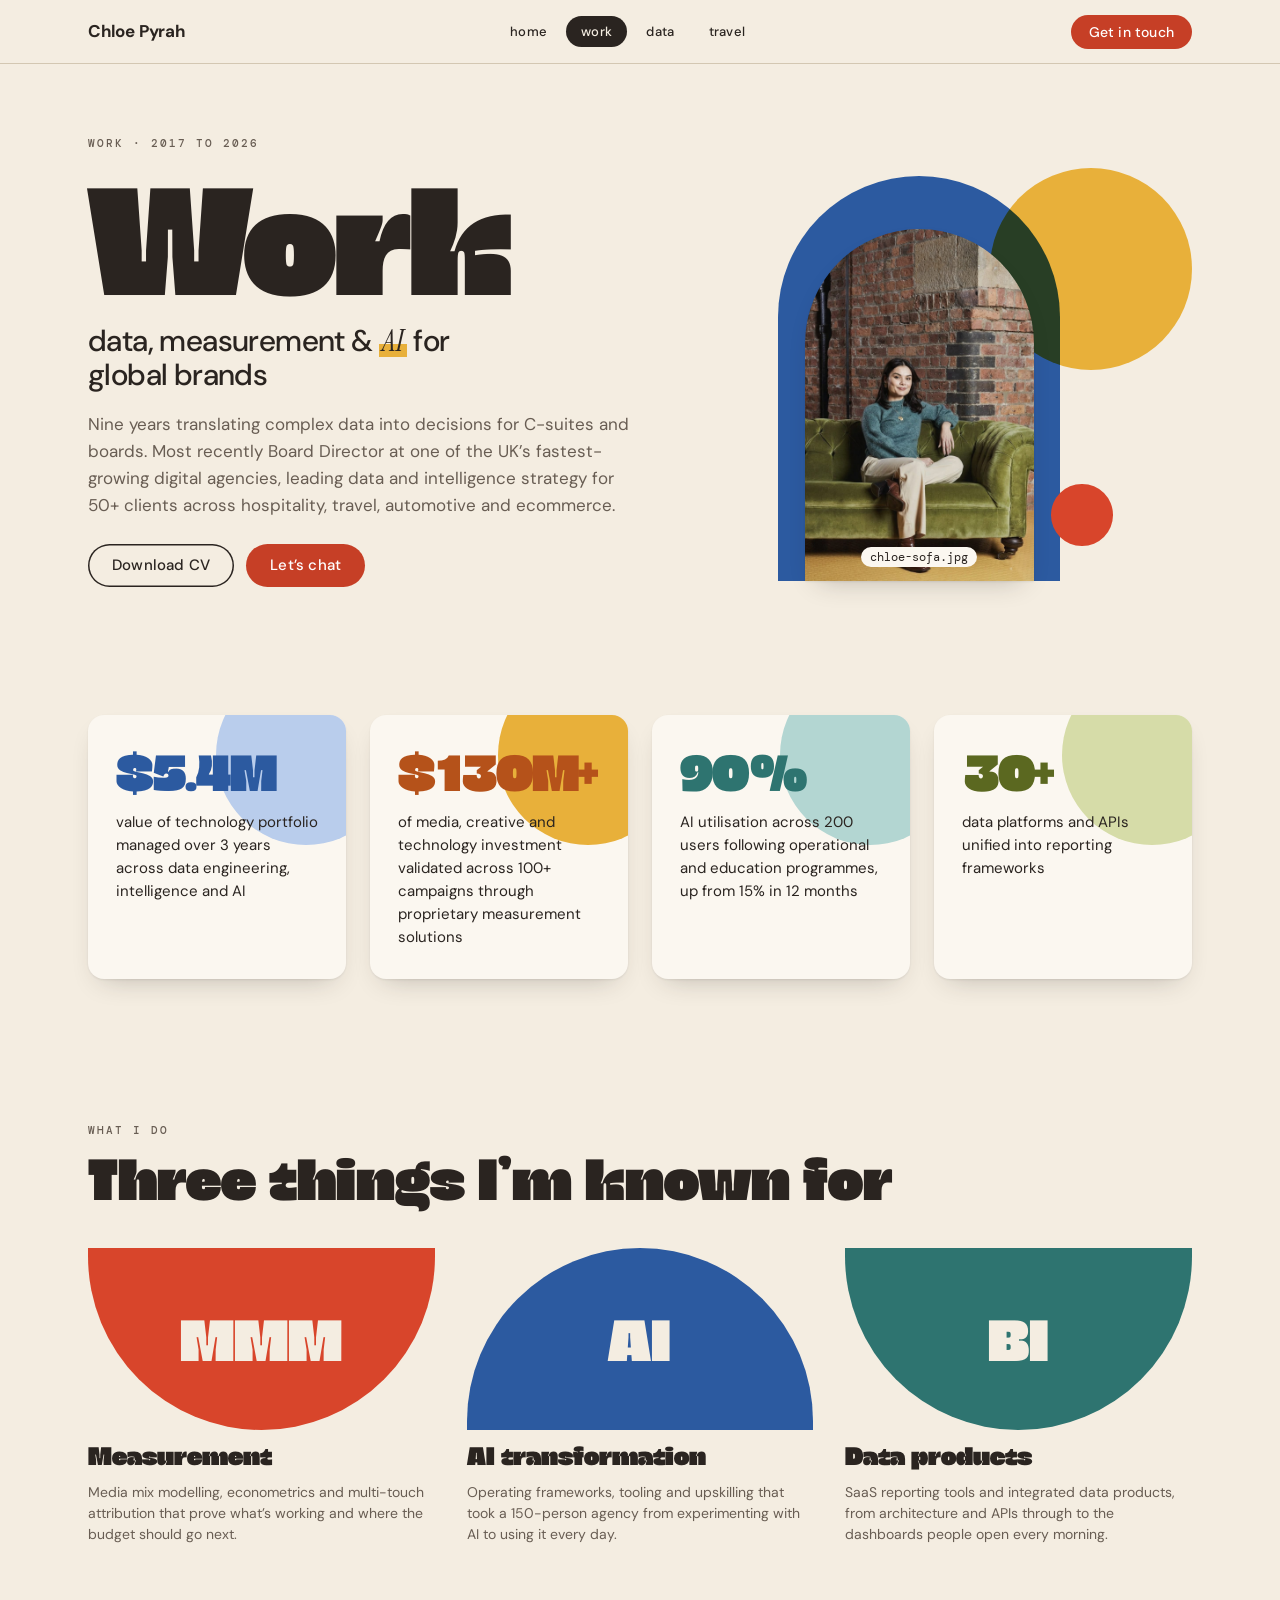
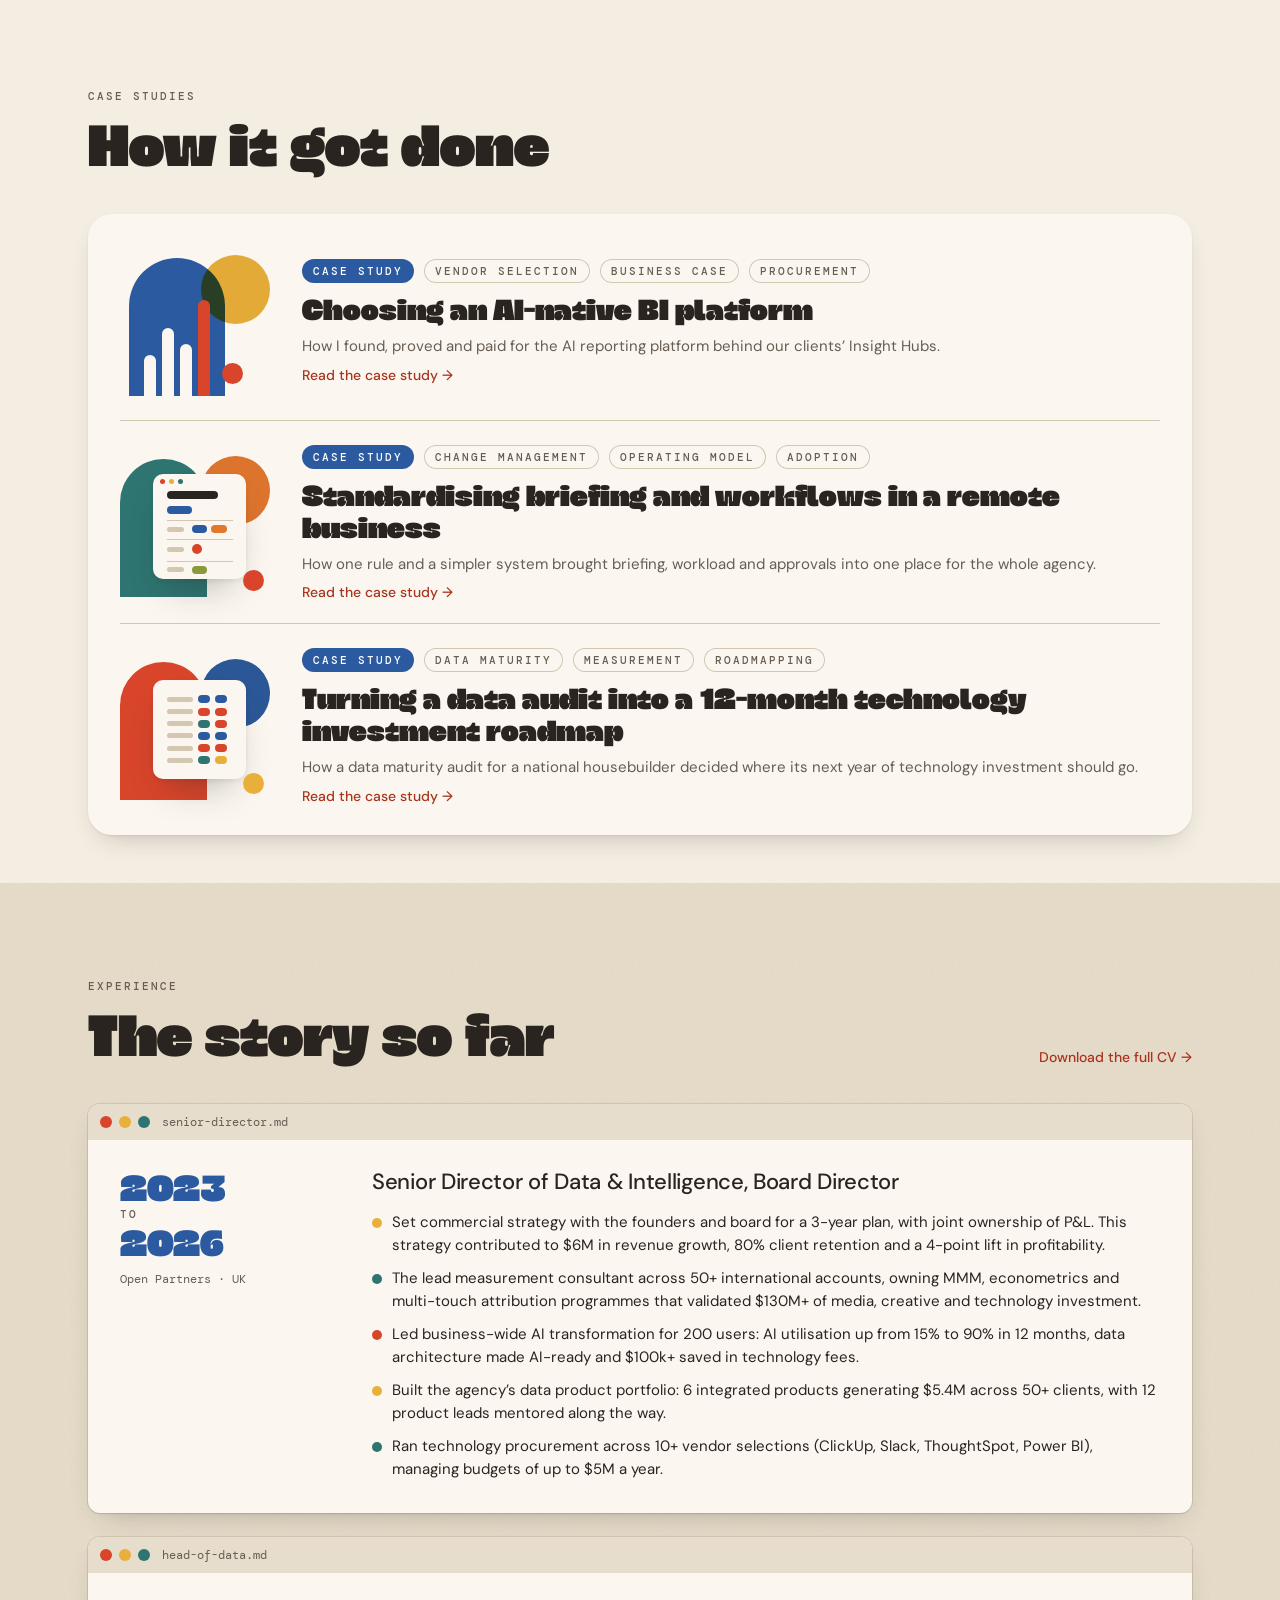
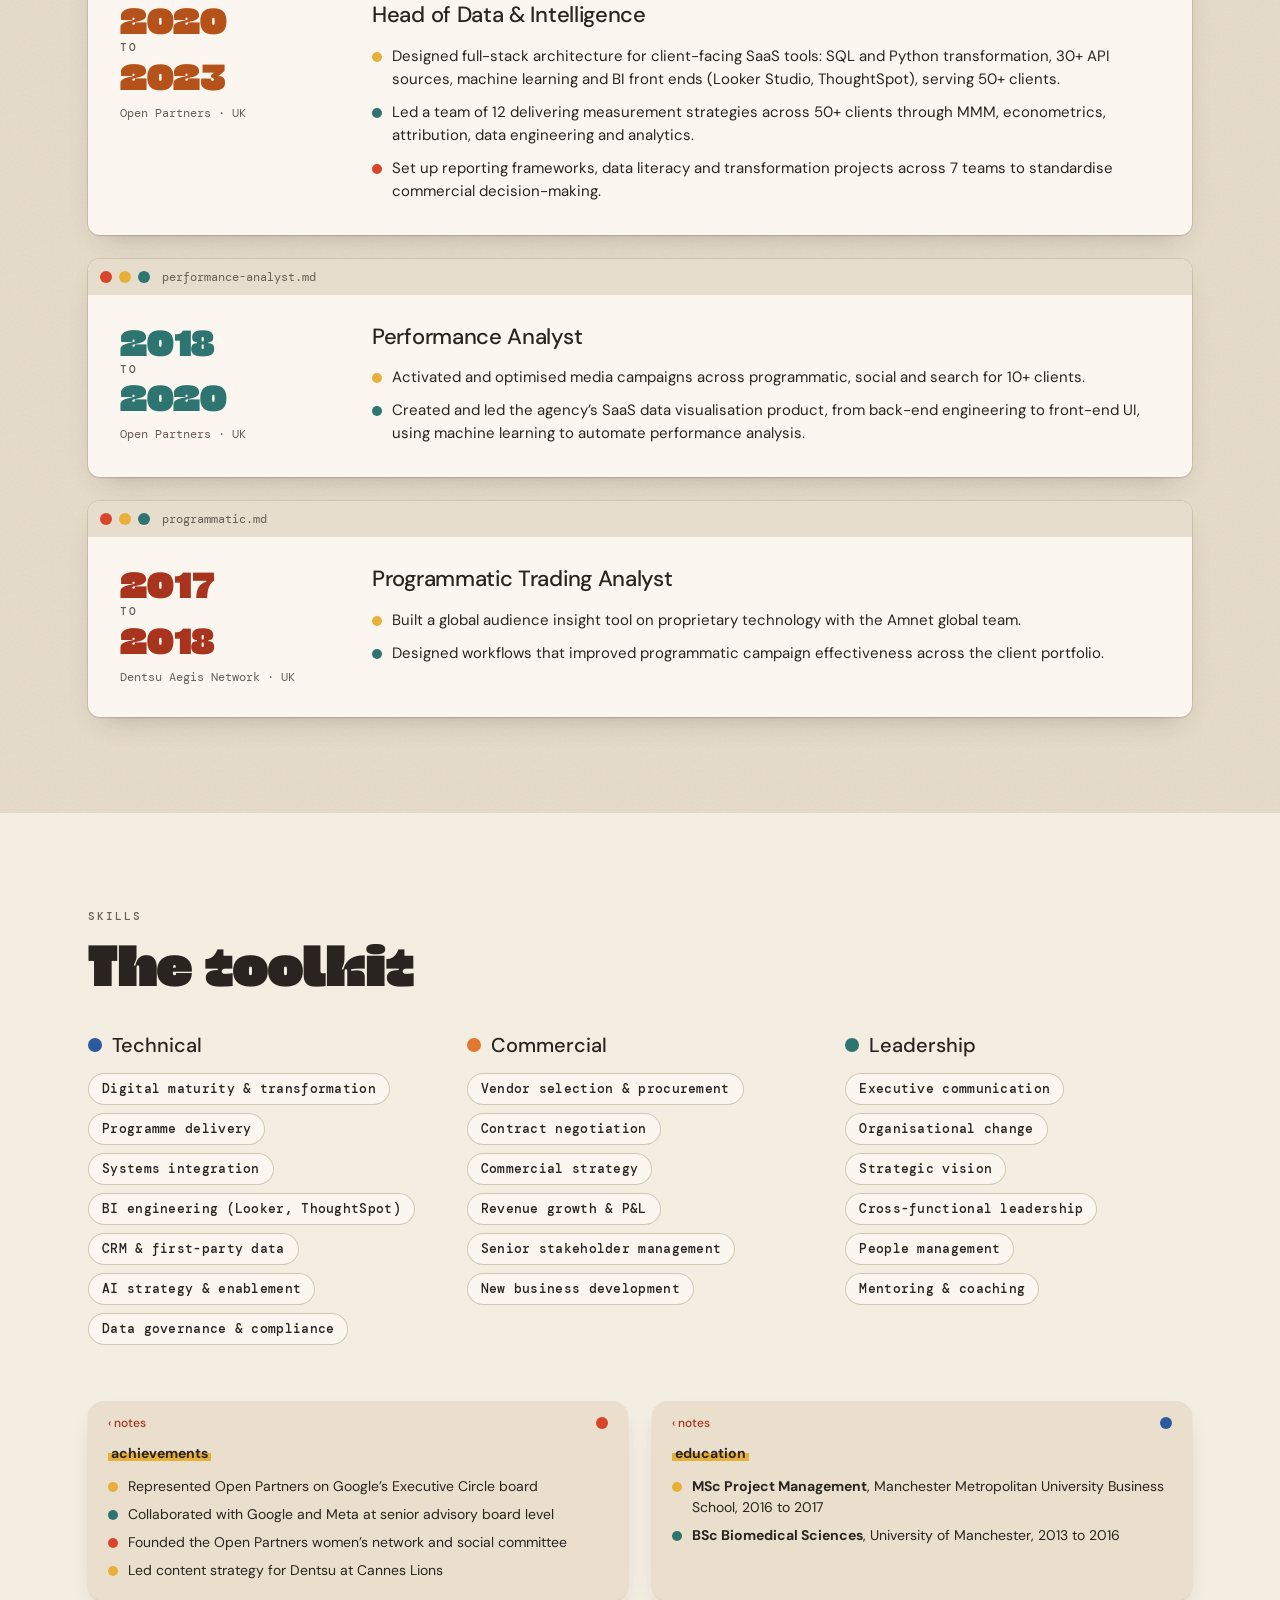
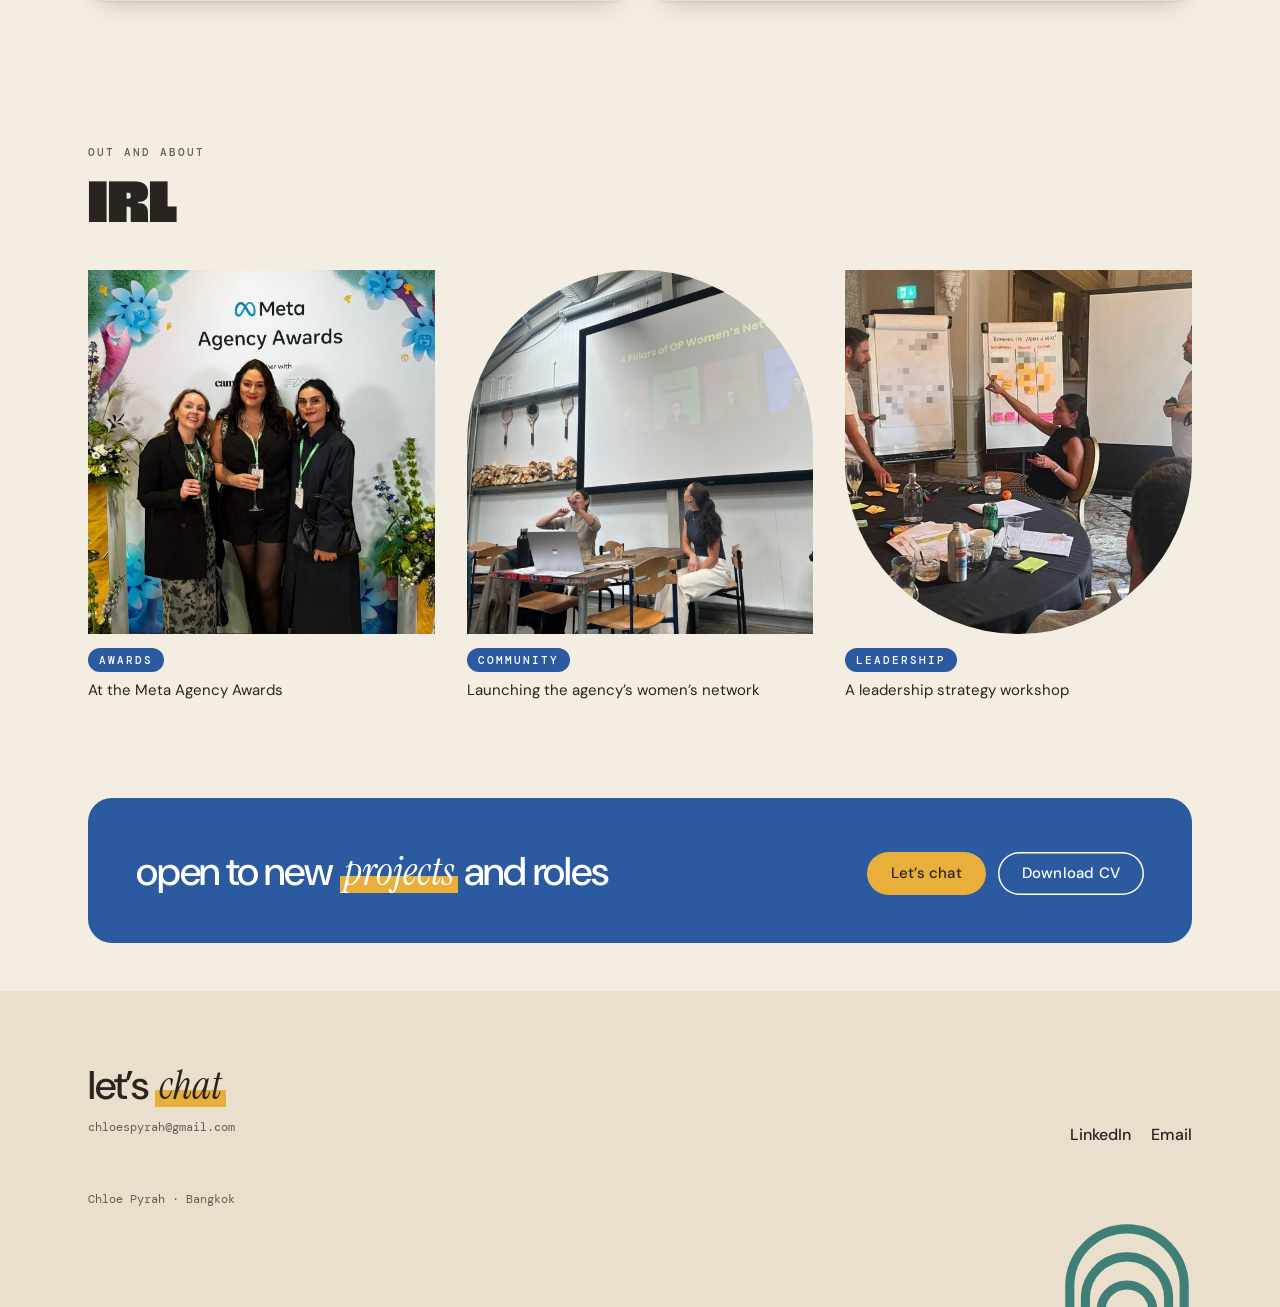
<file: work.html>
<!DOCTYPE html>
<html lang="en-GB">
<head>
  <meta charset="UTF-8" />
  <meta name="viewport" content="width=device-width, initial-scale=1, viewport-fit=cover" />
  <title>Work | Chloe Pyrah</title>
  <meta name="description" content="Data strategy, measurement and AI transformation for 50+ global brands. Experience, skills and highlights from nine years in data and growth marketing." />
  <meta property="og:title" content="Work | Chloe Pyrah" />
  <meta property="og:description" content="Data strategy, measurement and AI transformation for 50+ global brands. Experience, skills and highlights from nine years in data and growth marketing." />
  <meta property="og:url" content="https://chloepyrah.com/work.html" />
  <meta property="og:image" content="https://chloepyrah.com/assets/img/chloe-angkor.png" />
  <meta name="theme-color" content="#f4ede1" />
  <link rel="icon" href="favicon.svg" type="image/svg+xml" />
  <link rel="icon" href="favicon-32.png" type="image/png" sizes="32x32" />
  <link rel="apple-touch-icon" href="apple-touch-icon.png" />
  <link rel="preload" href="assets/fonts/Inktera.woff2" as="font" type="font/woff2" crossorigin />
  <link rel="preconnect" href="https://fonts.googleapis.com" />
  <link rel="preconnect" href="https://fonts.gstatic.com" crossorigin />
  <link rel="stylesheet" href="https://fonts.googleapis.com/css2?family=DM+Mono:wght@400;500&amp;family=DM+Sans:opsz,wght@9..40,400;9..40,500;9..40,700&amp;family=Instrument+Serif:ital@0;1&amp;display=swap" />
  <link rel="stylesheet" href="assets/css/styles.css" />
</head>
<body class="page-work">
  <a class="skip" href="#main">Skip to content</a>

  <header class="site-header">
    <div class="wrap">
      <a class="site-name" href="index.html">Chloe Pyrah</a>
      <nav class="cp-pillnav" aria-label="Main">
        <a class="cp-pill" href="index.html">home</a>
        <a class="cp-pill" href="work.html" aria-current="page">work</a>
        <a class="cp-pill" href="data.html">data</a>
        <a class="cp-pill" href="travel.html">travel</a>
      </nav>
      <a class="cp-btn cp-btn-primary" href="mailto:chloespyrah@gmail.com">Get in touch</a>
    </div>
  </header>

  <main id="main">

    <!-- PAGE HERO -->
    <section class="page-hero page-hero-work" aria-labelledby="page-title">
      <div class="page-hero-text">
        <p class="eyebrow">Work · 2017 to 2026</p>
        <h1 class="page-title" id="page-title">Work</h1>
        <p class="cp-phero-tagline">data, measurement &amp; <em class="cp-marker">AI</em> for global brands</p>
        <p class="hero-intro">Nine years translating complex data into decisions for C-suites and boards. Most recently Board Director at one of the UK&rsquo;s fastest-growing digital agencies, leading data and intelligence strategy for 50+ clients across hospitality, travel, automotive and ecommerce.</p>
        <div class="cp-phero-actions"><a class="cp-btn cp-btn-outline" href="resume.pdf" download="Chloe-Pyrah-CV.pdf">Download CV</a><a class="cp-btn cp-btn-primary" href="mailto:chloespyrah@gmail.com">Let&rsquo;s chat</a></div>
      </div>
      <div class="page-hero-art" aria-hidden="true"><span class="ph-arch"></span><span class="ph-sun"></span><span class="ph-dot"></span><span class="ph-photo" style="background-image:url(assets/img/chloe-sofa.jpg)"></span><span class="ph-label">chloe-sofa.jpg</span></div>
    </section>

    <section class="section section-tight" aria-label="Highlights">
      <div class="wrap">
        <div class="stat-row"><figure class="cp-stat cp-stat-blue"><span class="cp-stat-disc" aria-hidden="true"></span><div class="cp-stat-value">$5.4M</div><figcaption><span class="cp-stat-label">value of technology portfolio managed over 3 years across data engineering, intelligence and AI</span></figcaption></figure><figure class="cp-stat cp-stat-orange"><span class="cp-stat-disc" aria-hidden="true"></span><div class="cp-stat-value">$130M+</div><figcaption><span class="cp-stat-label">of media, creative and technology investment validated across 100+ campaigns through proprietary measurement solutions</span></figcaption></figure><figure class="cp-stat cp-stat-teal"><span class="cp-stat-disc" aria-hidden="true"></span><div class="cp-stat-value">90%</div><figcaption><span class="cp-stat-label">AI utilisation across 200 users following operational and education programmes, up from 15% in 12 months</span></figcaption></figure><figure class="cp-stat cp-stat-green"><span class="cp-stat-disc" aria-hidden="true"></span><div class="cp-stat-value">30+</div><figcaption><span class="cp-stat-label">data platforms and APIs unified into reporting frameworks</span></figcaption></figure></div>
      </div>
    </section>

    <section class="section" aria-labelledby="focus-title">
      <div class="wrap">
        <div class="section-head"><div><p class="eyebrow">What I do</p><h2 class="h-display" id="focus-title">Three things I&rsquo;m known for</h2></div></div>
        <div class="case-grid"><article class="cp-case focus-card"><span class="cp-case-media cp-fill-red focus-media"><span class="focus-word">MMM</span></span><span class="cp-case-title">Measurement</span><span class="cp-case-summary">Media mix modelling, econometrics and multi-touch attribution that prove what&rsquo;s working and where the budget should go next.</span></article><article class="cp-case focus-card"><span class="cp-case-media cp-fill-blue focus-media"><span class="focus-word">AI</span></span><span class="cp-case-title">AI transformation</span><span class="cp-case-summary">Operating frameworks, tooling and upskilling that took a 150-person agency from experimenting with AI to using it every day.</span></article><article class="cp-case focus-card"><span class="cp-case-media cp-fill-teal focus-media"><span class="focus-word">BI</span></span><span class="cp-case-title">Data products</span><span class="cp-case-summary">SaaS reporting tools and integrated data products, from architecture and APIs through to the dashboards people open every morning.</span></article></div>
      </div>
    </section>

    <section class="section section-tight" aria-labelledby="cases-title">
      <div class="wrap">
        <div class="section-head"><div><p class="eyebrow">Case studies</p><h2 class="h-display" id="cases-title">How it got done</h2></div></div>
        <div class="case-feature-list"><a class="case-feature" href="case-ai-data-platform.html"><span class="case-feature-art page-hero-work" aria-hidden="true"><span class="ph-arch"></span><span class="ph-sun"></span><span class="ph-dot"></span><span class="ph-bars"><i></i><i></i><i></i><i></i></span><span class="ph-label">business-case.pdf</span></span><span class="case-feature-text"><span class="cp-case-meta"><span class="cp-tag cp-tag-work">Case study</span><span class="cp-tag cp-tag-neutral">Vendor selection</span><span class="cp-tag cp-tag-neutral">Business case</span><span class="cp-tag cp-tag-neutral">Procurement</span></span><span class="cp-case-title case-feature-title">Choosing an <span class="nobr">AI-native</span> BI platform</span><span class="cp-case-summary">How I found, proved and paid for the AI reporting platform behind our clients&rsquo; Insight Hubs.</span><span class="link-arrow">Read the case study &rarr;</span></span></a><a class="case-feature" href="case-clickup.html"><span class="case-feature-art page-hero-brief" aria-hidden="true"><span class="ph-arch"></span><span class="ph-sun"></span><span class="mini-brief"><span class="mb-top"><i class="mb-dot"></i><i class="mb-dot"></i><i class="mb-dot"></i></span><span class="mb-title"></span><span class="mb-status"></span><span class="mb-row"><i class="mb-label"></i><i class="mb-pill mb-blue"></i><i class="mb-pill mb-orange"></i></span><span class="mb-row"><i class="mb-label"></i><i class="mb-av"></i></span><span class="mb-row"><i class="mb-label"></i><i class="mb-pill mb-olive"></i></span><span class="mb-row"><i class="mb-label"></i><i class="mb-pill mb-teal"></i><i class="mb-pill mb-blue mb-short"></i></span></span><span class="ph-dot"></span></span><span class="case-feature-text"><span class="cp-case-meta"><span class="cp-tag cp-tag-work">Case study</span><span class="cp-tag cp-tag-neutral">Change management</span><span class="cp-tag cp-tag-neutral">Operating model</span><span class="cp-tag cp-tag-neutral">Adoption</span></span><span class="cp-case-title case-feature-title">Standardising briefing and workflows in a remote business</span><span class="cp-case-summary">How one rule and a simpler system brought briefing, workload and approvals into one place for the whole agency.</span><span class="link-arrow">Read the case study &rarr;</span></span></a><a class="case-feature" href="case-data-maturity.html"><span class="case-feature-art page-hero-audit" aria-hidden="true"><span class="ph-arch"></span><span class="ph-sun"></span><span class="mini-audit"><span class="ma-row"><i class="ma-label"></i><i class="ma-dot ma-blue"></i><i class="ma-dot ma-blue"></i></span><span class="ma-row"><i class="ma-label"></i><i class="ma-dot ma-red"></i><i class="ma-dot ma-red"></i></span><span class="ma-row"><i class="ma-label"></i><i class="ma-dot ma-teal"></i><i class="ma-dot ma-red"></i></span><span class="ma-row"><i class="ma-label"></i><i class="ma-dot ma-blue"></i><i class="ma-dot ma-blue"></i></span><span class="ma-row"><i class="ma-label"></i><i class="ma-dot ma-red"></i><i class="ma-dot ma-red"></i></span><span class="ma-row"><i class="ma-label"></i><i class="ma-dot ma-teal"></i><i class="ma-dot ma-marker"></i></span></span><span class="ph-dot"></span></span><span class="case-feature-text"><span class="cp-case-meta"><span class="cp-tag cp-tag-work">Case study</span><span class="cp-tag cp-tag-neutral">Data maturity</span><span class="cp-tag cp-tag-neutral">Measurement</span><span class="cp-tag cp-tag-neutral">Roadmapping</span></span><span class="cp-case-title case-feature-title">Turning a data audit into a <span class="nobr">12-month</span> technology investment roadmap</span><span class="cp-case-summary">How a data maturity audit for a national housebuilder decided where its next year of technology investment should go.</span><span class="link-arrow">Read the case study &rarr;</span></span></a></div>
      </div>
    </section>

    <section class="section section-linen" aria-labelledby="exp-title">
      <div class="wrap">
        <div class="section-head"><div><p class="eyebrow">Experience</p><h2 class="h-display" id="exp-title">The story so far</h2></div><a class="link-arrow" href="resume.pdf" download="Chloe-Pyrah-CV.pdf">Download the full CV &rarr;</a></div>
        <div class="role-stack">
          <section class="cp-win role-win" aria-label="senior-director.md"><div class="cp-win-handle"><div class="cp-win-bar"><span class="cp-dots" aria-hidden="true"><span class="cp-dot cp-dot-close"></span><span class="cp-dot cp-dot-min"></span><span class="cp-dot cp-dot-max"></span></span><span class="cp-win-title">senior-director.md</span></div></div><div class="cp-win-body"><div class="role"><div class="role-when"><span class="role-years">2023<span class="role-to">to</span>2026</span><span class="role-org">Open Partners · UK</span></div><div class="role-what"><h3 class="role-title">Senior Director of Data &amp; Intelligence, Board Director</h3><ul class="cp-note-list role-list"><li><span>Set commercial strategy with the founders and board for a 3-year plan, with joint ownership of P&amp;L. This strategy contributed to $6M in revenue growth, 80% client retention and a 4-point lift in profitability.</span></li><li><span>The lead measurement consultant across 50+ international accounts, owning MMM, econometrics and multi-touch attribution programmes that validated $130M+ of media, creative and technology investment.</span></li><li><span>Led business-wide AI transformation for 200 users: AI utilisation up from 15% to 90% in 12 months, data architecture made AI-ready and $100k+ saved in technology fees.</span></li><li><span>Built the agency&rsquo;s data product portfolio: 6 integrated products generating $5.4M across 50+ clients, with 12 product leads mentored along the way.</span></li><li><span>Ran technology procurement across 10+ vendor selections (ClickUp, Slack, ThoughtSpot, Power BI), managing budgets of up to $5M a year.</span></li></ul></div></div></div></section><section class="cp-win role-win" aria-label="head-of-data.md"><div class="cp-win-handle"><div class="cp-win-bar"><span class="cp-dots" aria-hidden="true"><span class="cp-dot cp-dot-close"></span><span class="cp-dot cp-dot-min"></span><span class="cp-dot cp-dot-max"></span></span><span class="cp-win-title">head-of-data.md</span></div></div><div class="cp-win-body"><div class="role"><div class="role-when"><span class="role-years">2020<span class="role-to">to</span>2023</span><span class="role-org">Open Partners · UK</span></div><div class="role-what"><h3 class="role-title">Head of Data &amp; Intelligence</h3><ul class="cp-note-list role-list"><li><span>Designed full-stack architecture for client-facing SaaS tools: SQL and Python transformation, 30+ API sources, machine learning and BI front ends (Looker Studio, ThoughtSpot), serving 50+ clients.</span></li><li><span>Led a team of 12 delivering measurement strategies across 50+ clients through MMM, econometrics, attribution, data engineering and analytics.</span></li><li><span>Set up reporting frameworks, data literacy and transformation projects across 7 teams to standardise commercial decision-making.</span></li></ul></div></div></div></section><section class="cp-win role-win" aria-label="performance-analyst.md"><div class="cp-win-handle"><div class="cp-win-bar"><span class="cp-dots" aria-hidden="true"><span class="cp-dot cp-dot-close"></span><span class="cp-dot cp-dot-min"></span><span class="cp-dot cp-dot-max"></span></span><span class="cp-win-title">performance-analyst.md</span></div></div><div class="cp-win-body"><div class="role"><div class="role-when"><span class="role-years">2018<span class="role-to">to</span>2020</span><span class="role-org">Open Partners · UK</span></div><div class="role-what"><h3 class="role-title">Performance Analyst</h3><ul class="cp-note-list role-list"><li><span>Activated and optimised media campaigns across programmatic, social and search for 10+ clients.</span></li><li><span>Created and led the agency&rsquo;s SaaS data visualisation product, from back-end engineering to front-end UI, using machine learning to automate performance analysis.</span></li></ul></div></div></div></section><section class="cp-win role-win" aria-label="programmatic.md"><div class="cp-win-handle"><div class="cp-win-bar"><span class="cp-dots" aria-hidden="true"><span class="cp-dot cp-dot-close"></span><span class="cp-dot cp-dot-min"></span><span class="cp-dot cp-dot-max"></span></span><span class="cp-win-title">programmatic.md</span></div></div><div class="cp-win-body"><div class="role"><div class="role-when"><span class="role-years">2017<span class="role-to">to</span>2018</span><span class="role-org">Dentsu Aegis Network · UK</span></div><div class="role-what"><h3 class="role-title">Programmatic Trading Analyst</h3><ul class="cp-note-list role-list"><li><span>Built a global audience insight tool on proprietary technology with the Amnet global team.</span></li><li><span>Designed workflows that improved programmatic campaign effectiveness across the client portfolio.</span></li></ul></div></div></div></section>
        </div>
      </div>
    </section>

    <section class="section" aria-labelledby="skills-title">
      <div class="wrap">
        <div class="section-head"><div><p class="eyebrow">Skills</p><h2 class="h-display" id="skills-title">The toolkit</h2></div></div>
        <div class="skill-grid"><div class="skill-col"><h3 class="skill-title"><span class="skill-dot cp-fill-blue" aria-hidden="true"></span>Technical</h3><ul class="skill-tags"><li class="cp-tag cp-tag-neutral">Digital maturity &amp; transformation</li><li class="cp-tag cp-tag-neutral">Programme delivery</li><li class="cp-tag cp-tag-neutral">Systems integration</li><li class="cp-tag cp-tag-neutral">BI engineering (Looker, ThoughtSpot)</li><li class="cp-tag cp-tag-neutral">CRM &amp; first-party data</li><li class="cp-tag cp-tag-neutral">AI strategy &amp; enablement</li><li class="cp-tag cp-tag-neutral">Data governance &amp; compliance</li></ul></div><div class="skill-col"><h3 class="skill-title"><span class="skill-dot cp-fill-orange" aria-hidden="true"></span>Commercial</h3><ul class="skill-tags"><li class="cp-tag cp-tag-neutral">Vendor selection &amp; procurement</li><li class="cp-tag cp-tag-neutral">Contract negotiation</li><li class="cp-tag cp-tag-neutral">Commercial strategy</li><li class="cp-tag cp-tag-neutral">Revenue growth &amp; P&amp;L</li><li class="cp-tag cp-tag-neutral">Senior stakeholder management</li><li class="cp-tag cp-tag-neutral">New business development</li></ul></div><div class="skill-col"><h3 class="skill-title"><span class="skill-dot cp-fill-teal" aria-hidden="true"></span>Leadership</h3><ul class="skill-tags"><li class="cp-tag cp-tag-neutral">Executive communication</li><li class="cp-tag cp-tag-neutral">Organisational change</li><li class="cp-tag cp-tag-neutral">Strategic vision</li><li class="cp-tag cp-tag-neutral">Cross-functional leadership</li><li class="cp-tag cp-tag-neutral">People management</li><li class="cp-tag cp-tag-neutral">Mentoring &amp; coaching</li></ul></div></div>
        <div class="note-row">
          <aside class="cp-note"><div class="cp-note-bar"><span class="cp-note-app">&lsaquo; notes</span><span class="cp-note-pin cp-fill-red" aria-hidden="true"></span></div><p class="cp-note-title"><mark>achievements</mark></p><ul class="cp-note-list"><li><span>Represented Open Partners on Google&rsquo;s Executive Circle board</span></li><li><span>Collaborated with Google and Meta at senior advisory board level</span></li><li><span>Founded the Open Partners women&rsquo;s network and social committee</span></li><li><span>Led content strategy for Dentsu at Cannes Lions</span></li></ul></aside>
          <aside class="cp-note"><div class="cp-note-bar"><span class="cp-note-app">&lsaquo; notes</span><span class="cp-note-pin cp-fill-blue" aria-hidden="true"></span></div><p class="cp-note-title"><mark>education</mark></p><ul class="cp-note-list"><li><span><strong>MSc Project Management</strong>, Manchester Metropolitan University Business School, 2016 to 2017</span></li><li><span><strong>BSc Biomedical Sciences</strong>, University of Manchester, 2013 to 2016</span></li></ul></aside>
        </div>
      </div>
    </section>

    <section class="section section-tight" aria-labelledby="moments-title">
      <div class="wrap">
        <div class="section-head"><div><p class="eyebrow">Out and about</p><h2 class="h-display" id="moments-title">IRL</h2></div></div>
        <div class="moments">
          <figure class="moment"><span class="moment-media photo-rect" style="background-image:url(assets/img/meta-awards.jpg)"></span><figcaption><span class="cp-tag cp-tag-work">Awards</span><span class="moment-text">At the Meta Agency Awards</span></figcaption></figure>
          <figure class="moment"><span class="moment-media photo-arch" style="background-image:url(assets/img/womens-network.jpg)"></span><figcaption><span class="cp-tag cp-tag-work">Community</span><span class="moment-text">Launching the agency&rsquo;s women&rsquo;s network</span></figcaption></figure>
          <figure class="moment"><span class="moment-media photo-round" style="background-image:url(assets/img/workshop.jpg)"></span><figcaption><span class="cp-tag cp-tag-work">Leadership</span><span class="moment-text">A leadership strategy workshop</span></figcaption></figure>
        </div>
      </div>
    </section>

    <section class="section section-tight" aria-label="Get in touch">
      <div class="wrap">
        <div class="cta-band cp-tone-blue">
          <p class="h-line">open to new <em class="cp-marker">projects</em> and roles</p>
          <div class="cp-phero-actions"><a class="cp-btn cp-btn-accent" href="mailto:chloespyrah@gmail.com">Let&rsquo;s chat</a><a class="cp-btn cp-btn-ghost" href="resume.pdf" download="Chloe-Pyrah-CV.pdf">Download CV</a></div>
        </div>
      </div>
    </section>

  </main>

  <footer class="site-footer">
    <svg viewBox="0 0 100 100" class="footer-arches cp-motif cp-fill-teal" style="width:220px" aria-hidden="true"><path class="cp-motif-arch" d="M 6 96 L 6 60.8 A 44 44 0 0 1 94 60.8 L 94 96"/><path class="cp-motif-arch" d="M 18 96 L 18 70.4 A 32 32 0 0 1 82 70.4 L 82 96"/><path class="cp-motif-arch" d="M 30 96 L 30 80.0 A 20 20 0 0 1 70 80.0 L 70 96"/></svg>
    <div class="wrap">
      <div class="footer-top">
        <div>
          <p class="h-line">let&rsquo;s <em class="cp-marker">chat</em></p>
          <p class="footer-small" style="margin-top:12px">chloespyrah@gmail.com</p>
        </div>
        <nav class="footer-links" aria-label="Elsewhere">
          <a href="https://linkedin.com/in/chloepyrah" target="_blank" rel="noopener">LinkedIn</a>
          <a href="mailto:chloespyrah@gmail.com">Email</a>
        </nav>
      </div>
      <p class="footer-small">Chloe Pyrah &middot; Bangkok</p>
    </div>
  </footer>

  <script src="assets/js/site.js"></script>
</body>
</html>
</file>
<file: assets/css/styles.css>
/* chloepyrah.com: styles generated from the Chloe Pyrah design system */
@font-face { font-family: "Inktera"; src: url("../fonts/Inktera.woff2") format("woff2"); font-weight: 400; font-style: normal; font-display: swap; }

:root {
  --paper: #f4ede1;
  --surface: #fbf7f0;
  --linen: #e9dfcc;
  --sky: #d6e1df;
  --sky-deep: #b5c9c6;
  --chrome: #e6ddcd;
  --line: #d3c7b2;
  --ink: #2a2420;
  --ink-muted: #685d53;
  --red: #d8452b;
  --red-fill: #c63f26;
  --red-ink: #a8341d;
  --on-red: #ffffff;
  --blue: #2c5aa0;
  --on-blue: #ffffff;
  --teal: #2e7470;
  --on-teal: #ffffff;
  --marker: #e8b03a;
  --on-marker: #2a2420;
  --orange: #e0782f;
  --olive: #8a9a3b;
  --focus: #2c5aa0;
  --dot-close: var(--red);
  --dot-min: var(--marker);
  --dot-max: var(--teal);
  --shadow-rest: 0 1px 2px rgba(42,36,32,0.08), 0 12px 28px -14px rgba(42,36,32,0.30);
  --shadow-hover: 0 2px 4px rgba(42,36,32,0.08), 0 20px 36px -16px rgba(42,36,32,0.36);
  --shadow-lift: 0 28px 50px -18px rgba(42,36,32,0.42);
  --space-1: 4px;
  --space-2: 8px;
  --space-3: 12px;
  --space-4: 16px;
  --space-5: 24px;
  --space-6: 32px;
  --space-7: 48px;
  --space-8: 64px;
  --space-9: 96px;
  --radius-none: 0px;
  --radius-window: 12px;
  --radius-card: 16px;
  --radius-pill: 999px;
  --font-display: "Inktera", "Arial Black", Impact, sans-serif;
  --font-serif: "Instrument Serif", "Times New Roman", Georgia, serif;
  --font-sans: "DM Sans", system-ui, -apple-system, "Segoe UI", sans-serif;
  --font-mono: "DM Mono", ui-monospace, "SF Mono", Menlo, monospace;
  --font-numerals: "Inktera", "Arial Black", Impact, sans-serif;
  --blue-light: #b9cdec;
  --teal-light: #b3d6d2;
  --olive-light: #d6dca8;
  --orange-ink: #b5521a;
  --olive-ink: #5b6820;
  color-scheme: light;
}
@media (prefers-color-scheme: dark) {
  :root {
  --paper: #1b1a17;
  --surface: #24221e;
  --linen: #2b2823;
  --sky: #1f2a2b;
  --sky-deep: #2c3b3c;
  --chrome: #34302a;
  --line: #47413a;
  --ink: #f1e9dc;
  --ink-muted: #b5aa9b;
  --red: #f0684b;
  --red-fill: #f0684b;
  --red-ink: #f5937c;
  --on-red: #1b1a17;
  --blue: #8aaee6;
  --on-blue: #1b1a17;
  --teal: #5fb0ad;
  --on-teal: #1b1a17;
  --marker: #e8b03a;
  --on-marker: #2a2420;
  --orange: #ee8e47;
  --olive: #a7b752;
  --focus: #e8b03a;
  --dot-close: var(--red);
  --dot-min: var(--marker);
  --dot-max: var(--teal);
  --shadow-rest: 0 1px 2px rgba(0,0,0,0.4), 0 12px 28px -14px rgba(0,0,0,0.7);
  --shadow-hover: 0 2px 4px rgba(0,0,0,0.4), 0 20px 36px -16px rgba(0,0,0,0.8);
  --shadow-lift: 0 28px 50px -18px rgba(0,0,0,0.85);
    --blue-light: #2c3f60;
    --teal-light: #24413f;
    --olive-light: #3a3f22;
    --orange-ink: #f39a5c;
    --olive-ink: #b9c76a;
    color-scheme: dark;
  }
}

[hidden] { display: none !important; }
.cp-row { display: flex; flex-wrap: wrap; gap: 16px; align-items: center; padding: 20px; }

:where(.cp-btn, .cp-pill, .cp-icon, .cp-case, .cp-draggable, .cp-dot, .cp-sticker):focus-visible { outline: 2px solid var(--focus); outline-offset: 3px; }

/* Shared: calm easing, tone fills, print grain */
:root {
  --cp-ease: cubic-bezier(.22, .61, .36, 1);
  --cp-grain: url("data:image/svg+xml,%3Csvg xmlns='http://www.w3.org/2000/svg' width='160' height='160'%3E%3Cfilter id='n'%3E%3CfeTurbulence type='fractalNoise' baseFrequency='.9' numOctaves='2' stitchTiles='stitch'/%3E%3CfeColorMatrix values='0 0 0 0 0.16 0 0 0 0 0.14 0 0 0 0 0.12 0 0 0 .55 0'/%3E%3C/filter%3E%3Crect width='100%25' height='100%25' filter='url(%23n)'/%3E%3C/svg%3E");
}
.cp-tone-red { background-color: var(--red); color: var(--on-red); }
.cp-tone-blue { background-color: var(--blue); color: var(--on-blue); }
.cp-tone-teal { background-color: var(--teal); color: var(--on-teal); }
.cp-tone-marker { background-color: var(--marker); color: var(--on-marker); }
.cp-tone-orange { background-color: var(--orange); color: var(--on-marker); }
.cp-tone-olive { background-color: var(--olive); color: var(--on-marker); }
.cp-fill-red { fill: var(--red); background-color: var(--red); } .cp-fill-blue { fill: var(--blue); background-color: var(--blue); }
.cp-fill-teal { fill: var(--teal); background-color: var(--teal); } .cp-fill-marker { fill: var(--marker); background-color: var(--marker); }
.cp-fill-orange { fill: var(--orange); background-color: var(--orange); } .cp-fill-olive { fill: var(--olive); background-color: var(--olive); }
svg.cp-motif, svg.cp-atom { background-color: transparent; }

/* Button: flat pill, lifts softly */
.cp-btn { display: inline-flex; align-items: center; gap: 8px; font: 500 15px/1 var(--font-sans); letter-spacing: .2px; padding: 14px 24px; border-radius: var(--radius-pill); border: 0; cursor: pointer; text-decoration: none; transition: transform .25s var(--cp-ease), box-shadow .25s var(--cp-ease), background-color .2s var(--cp-ease); }
.cp-btn:hover { transform: translateY(-2px); box-shadow: var(--shadow-rest); }
.cp-btn:active { transform: translateY(0); box-shadow: none; }
.cp-btn-primary { background: var(--red-fill); color: var(--on-red); }
.cp-btn-secondary { background: var(--blue); color: var(--on-blue); }
.cp-btn-accent { background: var(--marker); color: var(--on-marker); }
.cp-btn-outline { background: transparent; color: var(--ink); box-shadow: inset 0 0 0 1.5px var(--ink); }
.cp-btn-outline:hover { background: var(--ink); color: var(--paper); box-shadow: none; }

/* Tag: flat catalogue label */
.cp-tag { display: inline-flex; align-items: center; font: 500 11px/14px var(--font-mono); letter-spacing: 2px; text-transform: uppercase; padding: 5px 11px; border-radius: var(--radius-pill); }
.cp-tag-neutral { color: var(--ink-muted); box-shadow: inset 0 0 0 1px var(--line); }
.cp-tag-work { background: var(--blue); color: var(--on-blue); }
.cp-tag-data { background: var(--marker); color: var(--on-marker); }
.cp-tag-travel { background: var(--orange); color: var(--on-marker); }
.cp-tag-fashion { background: var(--red-fill); color: var(--on-red); }

/* Marker: italic word over a mustard band on the lower half, like a printed underline */
.cp-marker { font-family: var(--font-serif); font-style: italic; font-weight: 400; letter-spacing: 0; color: inherit; background: linear-gradient(transparent 60%, var(--marker) 60%, var(--marker) 92%, transparent 92%); padding: 0 .1em; -webkit-box-decoration-break: clone; box-decoration-break: clone; }
.cp-marker-red { background-image: linear-gradient(transparent 60%, var(--red) 60%, var(--red) 92%, transparent 92%); }
.cp-marker-blue { background-image: linear-gradient(transparent 60%, var(--blue) 60%, var(--blue) 92%, transparent 92%); }
.cp-marker-teal { background-image: linear-gradient(transparent 60%, var(--teal) 60%, var(--teal) 92%, transparent 92%); }
.cp-marker-orange { background-image: linear-gradient(transparent 60%, var(--orange) 60%, var(--orange) 92%, transparent 92%); }
.cp-marker-olive { background-image: linear-gradient(transparent 60%, var(--olive) 60%, var(--olive) 92%, transparent 92%); }
.cp-marker:is(.cp-marker-red, .cp-marker-blue, .cp-marker-teal) { color: inherit; }

/* Sticker: flat badges and the atomic starburst */
.cp-sticker { position: relative; display: inline-grid; place-items: center; text-align: center; text-decoration: none; flex: none; transition: transform .6s var(--cp-ease); }
.cp-sticker-text { position: relative; font: 500 11px/1.25 var(--font-mono); letter-spacing: 2px; text-transform: uppercase; padding: 0 12px; }
.cp-sticker-circle { border-radius: 50%; }
.cp-sticker-circle:hover { transform: rotate(-12deg); }
.cp-sticker-halfmoon { border-radius: 999px 999px 0 0; align-items: end; padding-bottom: 10px; box-sizing: border-box; }
.cp-sticker-pill { border-radius: var(--radius-pill); padding: 10px 8px; }
.cp-sticker-atom { background: none !important; color: var(--on-marker); }
.cp-sticker-atom .cp-sticker-text { color: var(--on-marker); font-size: 10px; letter-spacing: 1.5px; max-width: 54%; padding: 0; line-height: 1.15; }
.cp-sticker-atom:not(.cp-tone-marker) .cp-sticker-text { color: #ffffff; } /* white text on red, blue, teal, orange and olive starbursts */
.cp-atom { position: absolute; inset: 0; width: 100%; height: 100%; transition: transform 1.2s var(--cp-ease); }
.cp-sticker-atom:hover .cp-atom { transform: rotate(45deg); }
.cp-atom line { stroke-width: 3px; stroke-linecap: round; }
.cp-sticker-atom.cp-tone-marker .cp-atom { --a: var(--marker); } .cp-sticker-atom.cp-tone-red .cp-atom { --a: var(--red); }
.cp-sticker-atom.cp-tone-blue .cp-atom { --a: var(--blue); } .cp-sticker-atom.cp-tone-teal .cp-atom { --a: var(--teal); }
.cp-sticker-atom.cp-tone-orange .cp-atom { --a: var(--orange); } .cp-sticker-atom.cp-tone-olive .cp-atom { --a: var(--olive); }
.cp-atom line { stroke: var(--a, var(--marker)); } .cp-atom circle { fill: var(--a, var(--marker)); }

/* Motif */
.cp-motif { display: block; max-width: 100%; height: auto; overflow: visible; }
.cp-motif .cp-motif-ring { fill: none; stroke-width: 6px; stroke-linecap: round; }
.cp-fill-red .cp-motif-ring { stroke: var(--red); } .cp-fill-blue .cp-motif-ring { stroke: var(--blue); } .cp-fill-teal .cp-motif-ring { stroke: var(--teal); }
.cp-fill-marker .cp-motif-ring { stroke: var(--marker); } .cp-fill-orange .cp-motif-ring { stroke: var(--orange); } .cp-fill-olive .cp-motif-ring { stroke: var(--olive); }
.cp-motif .cp-motif-arch { fill: none; stroke-width: 7px; }
.cp-fill-red .cp-motif-arch { stroke: var(--red); } .cp-fill-blue .cp-motif-arch { stroke: var(--blue); } .cp-fill-teal .cp-motif-arch { stroke: var(--teal); }
.cp-fill-marker .cp-motif-arch { stroke: var(--marker); } .cp-fill-orange .cp-motif-arch { stroke: var(--orange); } .cp-fill-olive .cp-motif-arch { stroke: var(--olive); }
.cp-motif .cp-motif-alt { fill: var(--ink); opacity: .85; }

/* Marquee: a slow printed band */
.cp-marquee { overflow: hidden; }
.cp-marquee-track { display: flex; width: max-content; animation: cp-marquee var(--cp-marquee-speed, 48s) linear infinite; }
.cp-marquee:hover .cp-marquee-track { animation-play-state: paused; }
.cp-marquee-row { display: flex; align-items: center; gap: 32px; padding: 14px 16px; font: 400 24px/1 var(--font-display); white-space: nowrap; }
.cp-marquee-dot { width: 10px; height: 10px; border-radius: 50%; background: currentColor; opacity: .9; }
@keyframes cp-marquee { to { transform: translateX(-50%); } }

/* Squiggle */
.cp-squiggle { display: block; max-width: 100%; height: auto; overflow: visible; }
.cp-squiggle path { fill: none; stroke-width: 10px; stroke-linecap: round; stroke-linejoin: round; }
.cp-stroke-teal path { stroke: var(--teal); } .cp-stroke-red path { stroke: var(--red); } .cp-stroke-blue path { stroke: var(--blue); }
.cp-stroke-marker path { stroke: var(--marker); } .cp-stroke-orange path { stroke: var(--orange); } .cp-stroke-olive path { stroke: var(--olive); }

/* PillNav */
.cp-pillnav { display: flex; flex-wrap: wrap; gap: 4px; justify-content: center; padding: 4px; border-radius: var(--radius-pill); background: color-mix(in srgb, var(--surface) 70%, transparent); width: fit-content; margin-inline: auto; box-shadow: var(--shadow-rest); }
.cp-pill { font: 500 13px/1 var(--font-sans); letter-spacing: .3px; color: var(--ink); text-decoration: none; padding: 9px 15px; border-radius: var(--radius-pill); transition: background-color .2s var(--cp-ease), color .2s var(--cp-ease); }
.cp-pill:hover { background: var(--linen); }
.cp-pill[aria-current="page"] { background: var(--ink); color: var(--paper); }

/* Window: soft rounded panel, gentle depth */
.cp-win { position: relative; background: var(--surface); border-radius: var(--radius-window); box-shadow: var(--shadow-rest), 0 0 0 1px var(--line); max-width: 100%; transition: box-shadow .3s var(--cp-ease), transform .3s var(--cp-ease); }
.cp-win-handle { background: var(--chrome); border-radius: var(--radius-window) var(--radius-window) 0 0; }
.cp-win.is-collapsed .cp-win-handle { border-radius: var(--radius-window); }
.cp-win-body { overflow: hidden; border-radius: 0 0 var(--radius-window) var(--radius-window); }
.cp-win-arch .cp-win-body-flush { border-radius: 0 0 var(--radius-window) var(--radius-window); padding: 10px 10px 0; background: var(--surface); }
.cp-win-arch .cp-win-body-flush > * { border-radius: 999px 999px 0 0; overflow: hidden; }
.cp-draggable .cp-win-handle, .cp-note.cp-draggable, .cp-icon.cp-draggable { cursor: grab; touch-action: none; user-select: none; }
.is-dragging, .is-dragging .cp-win-handle { cursor: grabbing !important; }
.cp-win.is-dragging, .cp-note.is-dragging { box-shadow: var(--shadow-lift), 0 0 0 1px var(--line); transform: scale(1.02); }
.cp-win-bar { display: flex; align-items: center; gap: 12px; padding: 10px 12px; min-height: 18px; }
.cp-dots { display: inline-flex; gap: 7px; flex: none; }
.cp-dot { width: 12px; height: 12px; padding: 0; border: 0; border-radius: 50%; display: block; cursor: pointer; transition: transform .2s var(--cp-ease); }
.cp-dot:hover { transform: scale(1.25); }
.cp-dot-close { background: var(--dot-close); } .cp-dot-min { background: var(--dot-min); } .cp-dot-max { background: var(--dot-max); }
.cp-win-title { font: 400 12px/16px var(--font-mono); color: var(--ink-muted); white-space: nowrap; overflow: hidden; text-overflow: ellipsis; }
.cp-win-url { flex: 1; font: 400 12px/16px var(--font-mono); color: var(--ink-muted); background: var(--surface); border-radius: var(--radius-pill); padding: 3px 12px; text-align: center; white-space: nowrap; overflow: hidden; text-overflow: ellipsis; }
.cp-win-body { padding: 24px; font-size: 14px; line-height: 21px; }
.cp-win-body-flush { padding: 0; }
.cp-win-body-flush > img, .cp-win-body-flush > .cp-ph { display: block; width: 100%; }
.cp-shake { animation: cp-shake .45s var(--cp-ease); }
.cp-rise { animation: cp-rise .5s var(--cp-ease); }
@keyframes cp-shake { 0%,100% { translate: 0 0; } 25% { translate: -5px 0; } 50% { translate: 4px 0; } 75% { translate: -2px 0; } }
@keyframes cp-rise { 0%,100% { translate: 0 0; } 50% { translate: 0 -8px; } }

/* DesktopIcon */
.cp-icon { display: inline-flex; flex-direction: column; align-items: center; gap: 8px; width: 108px; padding: 6px; background: none; border: 0; border-radius: 8px; color: var(--ink); text-decoration: none; font: inherit; cursor: pointer; transition: transform .3s var(--cp-ease); }
.cp-icon:hover { transform: translateY(-3px); }
.cp-icon:hover .cp-icon-label { background: var(--ink); color: var(--paper); }
.cp-thumb { width: 80px; height: 64px; border-radius: 6px; background-size: cover; background-position: center; border: 4px solid var(--surface); box-shadow: var(--shadow-rest); }
.cp-thumb-arch { border-radius: 999px 999px 6px 6px; height: 72px; width: 64px; }
.cp-thumb-circle { border-radius: 50%; width: 68px; height: 68px; }
.cp-thumb-sky { background-color: var(--sky-deep); }
.cp-thumb-red { background-color: var(--red); } .cp-thumb-blue { background-color: var(--blue); } .cp-thumb-teal { background-color: var(--teal); }
.cp-thumb-linen { background-color: var(--linen); } .cp-thumb-marker { background-color: var(--marker); }
.cp-thumb-orange { background-color: var(--orange); } .cp-thumb-olive { background-color: var(--olive); }
.cp-folder { width: 64px; height: 52px; }
.cp-folder-back { fill: var(--teal); }
.cp-folder-front { fill: var(--marker); }
.cp-icon-label { font: 400 12px/16px var(--font-mono); padding: 2px 7px; border-radius: 4px; max-width: 100%; overflow: hidden; text-overflow: ellipsis; white-space: nowrap; color: var(--ink); transition: background-color .2s var(--cp-ease), color .2s var(--cp-ease); }

/* NoteCard */
.cp-note { position: relative; background: var(--linen); color: var(--ink); border-radius: var(--radius-card); box-shadow: var(--shadow-rest); padding: 14px 20px 20px; width: 260px; max-width: 100%; font-size: 14px; line-height: 21px; box-sizing: border-box; transition: box-shadow .3s var(--cp-ease), transform .3s var(--cp-ease); }
.cp-note:hover { box-shadow: var(--shadow-hover); transform: translateY(-2px); }
.cp-note-bar { display: flex; justify-content: space-between; align-items: center; margin-bottom: 12px; }
.cp-note-app { font: 500 12px/16px var(--font-sans); color: var(--red-ink); }
.cp-note-pin { width: 12px; height: 12px; border-radius: 50%; }
.cp-note-title { margin: 0 0 12px; font-weight: 700; }
.cp-note-title mark { background: linear-gradient(transparent 50%, var(--marker) 50%, var(--marker) 92%, transparent 92%); color: inherit; padding: 0 3px; }
.cp-note-list { list-style: none; margin: 0; padding: 0; display: grid; gap: 7px; }
.cp-note-list li { display: flex; gap: 10px; align-items: baseline; }
.cp-note-list li::before { content: ""; flex: none; width: 10px; height: 10px; border-radius: 50%; background: var(--marker); transform: translateY(1px); }
.cp-note-list li:nth-child(3n+2)::before { background: var(--teal); }
.cp-note-list li:nth-child(3n)::before { background: var(--red); }
.cp-note-body p { margin: 0 0 8px; }

/* Desktop: a faded print with a sun and a hill */
.cp-desktop { position: relative; overflow: hidden; color: var(--ink); isolation: isolate; }
.cp-desktop::after { content: ""; position: absolute; inset: 0; background-image: var(--cp-grain); opacity: .18; mix-blend-mode: multiply; pointer-events: none; z-index: 0; }
.cp-desktop-sky { background: var(--sky); }
.cp-desktop-paper { background: var(--paper); }
.cp-desktop-sun { position: absolute; z-index: -1; width: 340px; height: 340px; right: -60px; top: -110px; border-radius: 50%; background: var(--marker); opacity: .8; }
.cp-desktop-hill { position: absolute; z-index: -1; width: 70%; height: 320px; left: -12%; bottom: -200px; border-radius: 50% 50% 0 0; background: var(--sky-deep); }
.cp-desktop-paper .cp-desktop-hill { background: var(--linen); }
.cp-desktop-nav { position: relative; z-index: 2; padding: 16px; }

/* PortraitHero: a cut-out portrait sitting on a flat ledge */
.cp-phero { position: relative; display: grid; grid-template-columns: minmax(0, 1fr) minmax(0, 1fr); align-items: center; gap: 32px; padding: 48px max(16px, 6%); background: var(--paper); overflow: hidden; isolation: isolate; }
.cp-phero::after { content: ""; position: absolute; inset: 0; background-image: var(--cp-grain); opacity: .14; mix-blend-mode: multiply; pointer-events: none; }
.cp-phero-text { position: relative; z-index: 2; display: grid; gap: 18px; align-content: center; }
.cp-phero-eyebrow { font: 500 11px/14px var(--font-mono); letter-spacing: 2px; text-transform: uppercase; color: var(--ink-muted); }
.cp-phero-name { margin: 0; font: 400 144px/0.88 var(--font-display); color: var(--ink); text-wrap: balance; }
.cp-phero-tagline { margin: 0; font: 500 30px/1.2 var(--font-sans); letter-spacing: -0.6px; max-width: 18ch; }
.cp-phero-actions { display: flex; flex-wrap: wrap; gap: 12px; margin-top: 6px; }
.cp-phero-stage { position: relative; justify-self: center; width: min(100%, 380px); padding-top: 24px; }
.cp-phero-sun { position: absolute; z-index: -1; width: 78%; aspect-ratio: 1; top: -2%; left: 14%; border-radius: 50%; background: var(--marker); }
.cp-phero-dot { position: absolute; z-index: -1; width: 18%; aspect-ratio: 1; top: 6%; left: -6%; border-radius: 50%; background: var(--orange); }
.cp-phero-figure { position: relative; width: 100%; max-width: 100%; }
.cp-phero-ledge { position: absolute; z-index: 0; top: var(--cp-seat, 60%); left: -20%; right: -70%; height: 140%; border-radius: 999px 999px 0 0; background: var(--teal); }
.cp-phero-blue .cp-phero-ledge { background: var(--blue); } .cp-phero-red .cp-phero-ledge { background: var(--red); }
.cp-phero-img { position: relative; z-index: 1; display: block; width: 100%; height: auto; filter: drop-shadow(0 18px 24px rgba(42, 36, 32, .28)); }
.cp-phero-stage > .cp-sticker { position: absolute; z-index: 2; right: -16%; top: 4%; }
@media (max-width: 640px) {
  .cp-phero { grid-template-columns: 1fr; padding-block: 32px 0; }
  .cp-phero-name { font-size: 72px; }
  .cp-phero-tagline { font-size: 24px; }
  .cp-phero-stage { width: min(80%, 300px); }
}

/* TravelMap: dot-matrix world, pins, zoom, regions, note on click */
.cp-tmap { position: relative; background: var(--linen); border-radius: var(--radius-card); padding: 24px; isolation: isolate; }
.cp-tmap::after { content: ""; position: absolute; inset: 0; border-radius: inherit; background-image: var(--cp-grain); opacity: .14; mix-blend-mode: multiply; pointer-events: none; z-index: 0; }
.cp-tmap-caption { position: relative; z-index: 1; margin: 0 0 14px; font: 400 12px/16px var(--font-mono); color: var(--ink-muted); }
.cp-tmap-stage { position: relative; z-index: 1; width: 100%; max-width: 100%; overflow: hidden; border-radius: 10px; touch-action: none; }
.cp-tmap-stage.is-panning { cursor: grabbing; }
.cp-tmap-world { position: absolute; inset: 0; transform-origin: 0 0; transition: transform .6s var(--cp-ease); }
.cp-tmap-stage.is-panning .cp-tmap-world { transition: none; }
.cp-tmap-dots { position: absolute; inset: 0; width: 100%; height: 100%; }
.cp-tmap-dots path { fill: var(--sky-deep); }
.cp-tmap-pins { position: absolute; inset: 0; pointer-events: none; }
.cp-tmap-pin { pointer-events: auto; position: absolute; z-index: 2; width: 14px; height: 14px; margin: -7px 0 0 -7px; padding: 0; border: 2.5px solid var(--surface); border-radius: 50%; background: var(--red); box-shadow: 0 2px 6px rgba(42, 36, 32, .3); cursor: pointer; transition: left .6s var(--cp-ease), top .6s var(--cp-ease), transform .2s var(--cp-ease), background-color .2s var(--cp-ease); }
.cp-tmap-stage.is-panning .cp-tmap-pin { transition: none; }
.cp-tmap-pin:hover, .cp-tmap-pin:focus-visible { transform: scale(1.5); z-index: 3; }
.cp-tmap-pin:focus-visible { outline: 2px solid var(--focus); outline-offset: 3px; }
.cp-tmap-pin.is-open { background: var(--marker); transform: scale(1.6); z-index: 4; }
.cp-tmap-pin.is-open::after { content: ""; position: absolute; inset: -9px; border-radius: 50%; border: 2px solid var(--marker); opacity: .6; }
.cp-tmap-regions { position: absolute; z-index: 5; left: 12px; bottom: 12px; display: flex; flex-wrap: wrap; gap: 6px; }
.cp-tmap-chip { font: 500 12px/1 var(--font-sans); padding: 8px 12px; border: 0; border-radius: var(--radius-pill); background: var(--surface); color: var(--ink); box-shadow: var(--shadow-rest); cursor: pointer; transition: background-color .2s var(--cp-ease), color .2s var(--cp-ease); }
.cp-tmap-chip:hover { background: var(--marker); color: var(--on-marker); }
.cp-tmap-chip[aria-pressed="true"] { background: var(--ink); color: var(--paper); }
.cp-tmap-zoom { position: absolute; z-index: 5; right: 12px; bottom: 12px; display: grid; border-radius: 12px; overflow: hidden; background: var(--surface); box-shadow: var(--shadow-rest); }
.cp-tmap-zbtn { width: 36px; height: 36px; border: 0; background: transparent; color: var(--ink); font: 500 20px/1 var(--font-sans); cursor: pointer; }
.cp-tmap-zbtn + .cp-tmap-zbtn { border-top: 1px solid var(--line); }
.cp-tmap-zbtn:hover:not(:disabled) { background: var(--marker); color: var(--on-marker); }
.cp-tmap-zbtn:disabled { color: var(--line); cursor: default; }
:where(.cp-tmap-chip, .cp-tmap-zbtn):focus-visible { outline: 2px solid var(--focus); outline-offset: -2px; }
.cp-tmap-card { position: absolute; z-index: 6; width: 290px; transform: translateX(18px); animation: cp-tmap-in .3s var(--cp-ease); }
.cp-tmap-card.is-left { transform: translateX(calc(-100% - 18px)); }
.cp-tmap-card .cp-note { width: 100%; box-shadow: var(--shadow-hover); }
.cp-tmap-close { border: 0; background: none; padding: 0 2px; font: 400 20px/1 var(--font-sans); color: var(--ink-muted); cursor: pointer; }
.cp-tmap-close:hover { color: var(--ink); }
.cp-tmap-more { display: inline-block; margin-top: 12px; font-weight: 500; font-size: 13px; color: var(--red-ink); text-decoration: none; }
@keyframes cp-tmap-in { from { opacity: 0; } to { opacity: 1; } }
@media (max-width: 640px) {
  .cp-tmap { padding: 14px 10px; }
  .cp-tmap-pin { width: 11px; height: 11px; margin: -5.5px 0 0 -5.5px; border-width: 2px; }
  .cp-tmap-regions { left: 6px; bottom: 6px; gap: 4px; }
  .cp-tmap-chip { padding: 6px 9px; font-size: 11px; }
  .cp-tmap-zoom { right: 6px; bottom: auto; top: 6px; }
  .cp-tmap-zbtn { width: 30px; height: 30px; font-size: 17px; }
  .cp-tmap-card, .cp-tmap-card.is-left, .cp-tmap-card.is-up { position: static; transform: none; margin: 12px 0 0; width: auto; }
}
@media (prefers-reduced-motion: reduce) { .cp-tmap-card { animation: none; } .cp-tmap-pin, .cp-tmap-world { transition: none; } }

/* StatBlock */
.cp-stat { position: relative; margin: 0; display: grid; gap: 10px; padding: 22px 22px 22px; border-radius: var(--radius-card); background: var(--surface); box-shadow: var(--shadow-rest); max-width: 260px; overflow: hidden; isolation: isolate; }
.cp-stat-disc { position: absolute; z-index: -1; width: 120px; height: 120px; right: -36px; top: -36px; border-radius: 50%; }
.cp-stat-red .cp-stat-disc { background: var(--marker); }
.cp-stat-blue .cp-stat-disc { background: var(--blue-light); }
.cp-stat-orange .cp-stat-disc { background: var(--marker); }
.cp-stat-teal .cp-stat-disc { background: var(--teal-light); }
.cp-stat-green .cp-stat-disc { background: var(--olive-light); }
.cp-stat-value { font: 400 64px/0.9 var(--font-numerals); letter-spacing: -1px; }
.cp-stat-red .cp-stat-value { color: var(--red); }
.cp-stat-blue .cp-stat-value { color: var(--blue); }
.cp-stat-ink .cp-stat-value { color: var(--ink); }
.cp-stat-orange .cp-stat-value { color: var(--orange-ink); }
.cp-stat-green .cp-stat-value { color: var(--olive-ink); }
.cp-stat figcaption { display: grid; gap: 4px; }
.cp-stat-label { font-size: 14px; line-height: 21px; }
.cp-stat-source { font: 400 12px/16px var(--font-mono); color: var(--ink-muted); }

/* CaseCard: alternating rectangle, arch and circle frames */
.cp-case { position: relative; display: grid; gap: 12px; align-content: start; color: var(--ink); text-decoration: none; min-width: 0; }
.cp-case-media { position: relative; display: block; aspect-ratio: 4 / 3; max-width: 100%; background-size: cover; background-position: center; overflow: hidden; transition: border-radius .5s var(--cp-ease), filter .3s var(--cp-ease); }
.cp-case:nth-child(3n+2) .cp-case-media, .cp-case-frame-arch .cp-case-media { border-radius: 999px 999px 0 0; aspect-ratio: 4 / 4.2; }
.cp-case:nth-child(3n) .cp-case-media, .cp-case-frame-round .cp-case-media { border-radius: 0 0 999px 999px; aspect-ratio: 4 / 4.2; }
.cp-case-frame-rect .cp-case-media { border-radius: 0; aspect-ratio: 4 / 3; }
.cp-case:hover .cp-case-media { border-radius: 40px; }
.cp-case-work .cp-case-media { background-color: var(--blue); }
.cp-case-data .cp-case-media { background-color: var(--marker); }
.cp-case-travel .cp-case-media { background-color: var(--orange); }
.cp-case-fashion .cp-case-media { background-color: var(--red); }
.cp-case-file { position: absolute; left: 50%; bottom: 12px; transform: translateX(-50%); font: 400 12px/16px var(--font-mono); background: var(--surface); color: var(--ink); padding: 2px 9px; border-radius: var(--radius-pill); white-space: nowrap; }
.cp-case-sticker { position: absolute; right: -10px; top: -14px; }
.cp-case-meta { display: flex; gap: 10px; align-items: center; flex-wrap: wrap; }
.cp-case-when { font: 400 12px/16px var(--font-mono); color: var(--ink-muted); }
.cp-case-title { font: 400 28px/1 var(--font-display); transition: color .2s var(--cp-ease); }
.cp-case:hover .cp-case-title { color: var(--red); }
.cp-case-summary { font-size: 14px; line-height: 21px; color: var(--ink-muted); }

@media (prefers-reduced-motion: reduce) {
  .cp-marquee-track { animation: none; }
  .cp-shake, .cp-rise { animation: none; }
  .cp-btn, .cp-case-media, .cp-win, .cp-pill, .cp-sticker, .cp-note, .cp-icon, .cp-atom, .cp-dot { transition: none; }
}

/* ===== Page layout (chloepyrah.com) ===== */
*, *::before, *::after { box-sizing: border-box; }
html { scroll-behavior: smooth; }
body { margin: 0; background: var(--paper); color: var(--ink); font-family: var(--font-sans); font-size: 16px; line-height: 1.6; -webkit-font-smoothing: antialiased; }
img { max-width: 100%; display: block; }
a { color: inherit; }
.wrap { width: 100%; max-width: 1200px; margin-inline: auto; padding-left: max(16px, env(safe-area-inset-left, 0px)); padding-right: max(16px, env(safe-area-inset-right, 0px)); }
@media (min-width: 900px) { .wrap { padding-left: 48px; padding-right: 48px; } }
.skip { position: absolute; left: -9999px; } .skip:focus { left: 16px; top: 16px; z-index: 100; background: var(--surface); padding: 8px 12px; border-radius: 8px; }

/* Header */
.site-header { position: sticky; top: 0; z-index: 50; background: color-mix(in srgb, var(--paper) 88%, transparent); backdrop-filter: blur(10px); -webkit-backdrop-filter: blur(10px); border-bottom: 1px solid var(--line); }
.site-header .wrap { display: flex; align-items: center; justify-content: space-between; gap: 16px; padding-block: 12px; flex-wrap: wrap; }
.site-name { font: 700 17px/1 var(--font-sans); letter-spacing: -.2px; text-decoration: none; }
.site-header .cp-pillnav { box-shadow: none; background: transparent; margin: 0; }
.site-header .cp-btn { padding: 10px 18px; font-size: 14px; }
@media (max-width: 760px) { .site-header .cp-pillnav { order: 3; width: 100%; justify-content: flex-start; overflow-x: auto; flex-wrap: nowrap; } .site-header .cp-btn { display: none; } }

/* Hero tweaks for full-width page */
.cp-phero { min-height: min(640px, 86vh); padding-block: 56px 0; padding-left: max(16px, env(safe-area-inset-left, 0px)); padding-right: max(16px, env(safe-area-inset-right, 0px)); }
@media (min-width: 900px) { .cp-phero { padding-left: max(48px, calc((100% - 1104px) / 2)); padding-right: max(48px, calc((100% - 1104px) / 2)); } }
.cp-phero-stage { width: min(100%, 420px); align-self: end; }
.hero-intro { margin: 0; max-width: 46ch; color: var(--ink-muted); font-size: 17px; line-height: 1.6; }

/* Sections */
.section { padding-block: 96px; }
.section-head { display: flex; justify-content: space-between; align-items: end; gap: 24px; margin-bottom: 40px; flex-wrap: wrap; }
.eyebrow { font: 500 11px/14px var(--font-mono); letter-spacing: 2px; text-transform: uppercase; color: var(--ink-muted); margin: 0 0 12px; }
.h-display { margin: 0; font: 400 64px/.92 var(--font-display); color: var(--ink); text-wrap: balance; }
.h-line { margin: 0; font: 500 40px/1.1 var(--font-sans); letter-spacing: -1.2px; text-wrap: balance; }
.link-arrow { font: 500 14px/1 var(--font-sans); color: var(--red-ink); text-decoration: none; white-space: nowrap; }
.link-arrow:hover { text-decoration: underline; text-underline-offset: 4px; }
@media (max-width: 640px) { .section { padding-block: 64px; } .h-display { font-size: 40px; } .h-line { font-size: 28px; } }

.case-grid { display: grid; grid-template-columns: repeat(3, minmax(0, 1fr)); gap: 40px 32px; }
@media (max-width: 900px) { .case-grid { grid-template-columns: repeat(2, minmax(0, 1fr)); } }
@media (max-width: 600px) { .case-grid { grid-template-columns: 1fr; } }

/* About desktop */
.about-desktop .cp-desktop { border-radius: 24px; min-height: 620px; }
.about-copy { position: absolute; left: 48px; top: 64px; max-width: 420px; z-index: 1; }
.about-copy p { margin: 16px 0 0; }
.stat-row { display: grid; grid-template-columns: repeat(4, minmax(0, 1fr)); gap: 24px; margin-top: 48px; }
@media (max-width: 1100px) { .stat-row { grid-template-columns: repeat(2, minmax(0, 1fr)); } }
.stat-row .cp-stat { max-width: none; padding: 32px 28px 30px; gap: 14px; align-content: start; }
.stat-row .cp-stat-value { font-size: 88px; }
.cp-stat-teal .cp-stat-value { color: var(--teal); }
.stat-row .cp-stat-label { font-size: 15px; line-height: 23px; }
.stat-row .cp-stat-disc { width: 180px; height: 180px; right: -50px; top: -50px; }
@media (max-width: 760px) { .stat-row { grid-template-columns: 1fr; } .stat-row .cp-stat-value { font-size: 80px; } }
@media (max-width: 760px) {
  .about-desktop .cp-desktop { display: flex; flex-direction: column; gap: 24px; padding: 32px 16px; min-height: 0; }
  .about-copy { position: static; max-width: none; }
  .cp-desktop [data-drag] { position: static !important; width: auto !important; }
  .icon-row { display: flex; flex-wrap: wrap; gap: 8px; }
}
@media (min-width: 761px) { .cp-desktop [data-drag] { position: absolute; } .icon-row { display: contents; } }

/* Travel strip */
.places { display: grid; grid-template-columns: repeat(8, minmax(0, 1fr)); gap: 28px 20px; }
@media (max-width: 1000px) { .places { grid-template-columns: repeat(4, minmax(0, 1fr)); } }
.place { display: grid; gap: 10px; justify-items: center; text-align: center; text-decoration: none; }
.place-shape { width: 100%; max-width: 96px; aspect-ratio: 1; border-radius: 50%; display: grid; place-items: center; font: 400 28px/1 var(--font-display); color: var(--paper); transition: border-radius .5s var(--cp-ease), transform .3s var(--cp-ease); }
.place:nth-child(3n+2) .place-shape { border-radius: 999px 999px 0 0; }
.place:nth-child(3n) .place-shape { border-radius: 0 0 999px 999px; }
.place:hover .place-shape { border-radius: 24px; transform: translateY(-3px); }
.place-name { font-weight: 500; }
.place-region { font: 400 12px/16px var(--font-mono); color: var(--ink-muted); margin-top: -6px; }
.place-more .place-shape { background: transparent; box-shadow: inset 0 0 0 2px var(--line); color: var(--ink); font: 500 15px/1.2 var(--font-sans); }
@media (max-width: 600px) { .places { grid-template-columns: repeat(3, minmax(0, 1fr)); } }

/* Footer */
.site-footer { position: relative; overflow: hidden; background: var(--linen); padding-block: 72px 40px; isolation: isolate; }
.site-footer .wrap { display: grid; gap: 32px; }
.footer-top { display: flex; justify-content: space-between; align-items: end; gap: 24px; flex-wrap: wrap; }
.footer-links { display: flex; gap: 20px; flex-wrap: wrap; }
.footer-links a { text-decoration: none; font-weight: 500; }
.footer-links a:hover { color: var(--red-ink); }
.footer-small { font: 400 12px/16px var(--font-mono); color: var(--ink-muted); }
.footer-arches { position: absolute; right: -20px; bottom: -10px; width: 220px; z-index: -1; opacity: .9; }
@media (min-width: 761px) { .site-footer .wrap { padding-right: 260px; } }
@media (max-width: 760px) { .footer-arches { width: 110px; } .site-footer { padding-bottom: 120px; } .cp-case-media, .cp-case:nth-child(n) .cp-case-media { aspect-ratio: 16 / 11; } }

.place-shape.cp-fill-marker, .place-shape.cp-fill-olive, .place-shape.cp-fill-orange { color: var(--on-marker); }

.travel-map { margin-bottom: 48px; }
.place-group + .place-group { margin-top: 48px; }
.place-group-title { margin: 0 0 20px; font: 500 11px/14px var(--font-mono); letter-spacing: 2px; text-transform: uppercase; color: var(--ink-muted); display: flex; align-items: center; gap: 10px; }
.place-group-title::after { content: ""; flex: 1; height: 1px; background: var(--line); }
.place-group-title span { color: var(--ink); }

/* Hero: blue hanging arch behind the sun (from the design system cover), sticker between the feet */
.cp-phero-arch { position: absolute; z-index: -2; top: -96px; right: -38%; width: 56%; height: 74%; border-radius: 0 0 999px 999px; background: var(--blue); }
.cp-phero-sun { mix-blend-mode: multiply; }
@media (prefers-color-scheme: dark) { .cp-phero-sun { mix-blend-mode: screen; } }
.cp-phero-stage > .cp-sticker { right: auto; left: 13%; top: 79%; }
@media (max-width: 640px) { .cp-phero-arch { top: 0; right: -20%; width: 48%; height: 62%; } }

/* Country buttons filter the travel map */
button.place { border: 0; background: none; padding: 0; font: inherit; color: inherit; cursor: pointer; }
button.place:focus-visible { outline: 2px solid var(--focus); outline-offset: 4px; border-radius: 12px; }
.place[aria-pressed="true"] .place-shape { border-radius: 24px; box-shadow: 0 0 0 4px var(--paper), 0 0 0 7px var(--ink); }
.place[aria-pressed="true"] .place-name { text-decoration: underline; text-underline-offset: 4px; }
.cp-tmap-filter { position: absolute; z-index: 5; left: 12px; top: 12px; display: flex; align-items: center; gap: 10px; padding: 6px 6px 6px 14px; border-radius: var(--radius-pill); background: var(--ink); color: var(--paper); font: 500 13px/1 var(--font-sans); }
.cp-tmap-filter .cp-tmap-chip { box-shadow: none; }

.cp-tmap-card { width: 290px; }
.cp-tmap-card .cp-note-list strong { font-weight: 700; }

/* Angkor portrait: nudge down so she sits right on the teal ledge (no gap) */
.cp-phero-img { transform: translateY(2.4%); }

/* ===== Inner pages: work, data, travel, about ===== */
/* Page hero: big Inktera title with a flat shape composition in the page colour
   (work blue, data mustard, travel orange, about red with blue) */
.page-hero { position: relative; display: grid; grid-template-columns: minmax(0, 1.15fr) minmax(0, 1fr); align-items: center; gap: 48px; padding-block: 72px 80px; padding-left: max(16px, env(safe-area-inset-left, 0px)); padding-right: max(16px, env(safe-area-inset-right, 0px)); overflow: hidden; isolation: isolate; --ph: var(--blue); --ph-2: var(--marker); --ph-3: var(--red); }
@media (min-width: 900px) { .page-hero { padding-left: max(48px, calc((100% - 1104px) / 2)); padding-right: max(48px, calc((100% - 1104px) / 2)); } }
.page-hero-work { --ph: var(--blue); --ph-2: var(--marker); --ph-3: var(--red); }
.page-hero-data { --ph: var(--marker); --ph-2: var(--teal); --ph-3: var(--red); }
.page-hero-travel { --ph: var(--orange); --ph-2: var(--blue); --ph-3: var(--teal); }
.page-hero-about { --ph: var(--red); --ph-2: var(--blue); --ph-3: var(--marker); }
.page-hero-fashion { --ph: var(--red); --ph-2: var(--marker); --ph-3: var(--blue); }
.page-hero-text { display: grid; gap: 18px; justify-items: start; }
.page-hero-text .eyebrow { margin: 0; }
.page-title { margin: 0; font: 400 168px/.82 var(--font-display); letter-spacing: -2px; color: var(--ink); }
.page-hero .cp-phero-tagline { margin: 0; font: 500 30px/1.15 var(--font-sans); letter-spacing: -.6px; }
.page-hero .cp-phero-actions { display: flex; flex-wrap: wrap; gap: 12px; margin-top: 6px; }
.page-hero-art { position: relative; width: min(100%, 440px); aspect-ratio: 1; justify-self: end; }
.ph-arch { position: absolute; left: 6%; bottom: 0; width: 64%; height: 92%; border-radius: 999px 999px 0 0; background: var(--ph); }
.ph-sun { position: absolute; right: 0; top: 6%; width: 46%; aspect-ratio: 1; border-radius: 50%; background: var(--ph-2); mix-blend-mode: multiply; }
.ph-dot { position: absolute; right: 18%; bottom: 8%; width: 14%; aspect-ratio: 1; border-radius: 50%; background: var(--ph-3); }
@media (prefers-color-scheme: dark) { .ph-sun { mix-blend-mode: screen; } }
.ph-label { position: absolute; left: 38%; bottom: 14px; transform: translateX(-50%); z-index: 2; font: 400 12px/16px var(--font-mono); background: var(--surface); color: var(--ink); padding: 2px 9px; border-radius: var(--radius-pill); white-space: nowrap; }
.ph-photo { position: absolute; left: 12%; bottom: 0; width: 52%; height: 80%; border-radius: 999px 999px 0 0; background-size: cover; background-position: center; z-index: 1; box-shadow: var(--shadow-rest); }
.ph-bars { position: absolute; left: 16%; bottom: 0; width: 44%; height: 64%; display: flex; align-items: end; gap: 10%; z-index: 1; }
.ph-bars i { flex: 1; background: var(--surface); border-radius: 999px 999px 0 0; }
.ph-bars i:nth-child(1) { height: 42%; } .ph-bars i:nth-child(2) { height: 70%; } .ph-bars i:nth-child(3) { height: 54%; } .ph-bars i:nth-child(4) { height: 100%; background: var(--red); }
@media (max-width: 900px) {
  .page-hero { grid-template-columns: 1fr; gap: 32px; padding-block: 48px 56px; }
  .page-title { font-size: 104px; }
  .page-hero-art { width: min(80%, 320px); justify-self: center; }
}
@media (max-width: 480px) { .page-title { font-size: 84px; } .page-hero .cp-phero-tagline { font-size: 24px; } }

.section-tight { padding-block: 48px; }
.section-linen { background: var(--linen); position: relative; isolation: isolate; }
.section-linen::after { content: ""; position: absolute; inset: 0; background-image: var(--cp-grain); opacity: .12; mix-blend-mode: multiply; pointer-events: none; z-index: -1; }
.section-tight .stat-row { margin-top: 0; }
.stat-row .cp-stat-value { white-space: nowrap; }


/* Work: focus cards with a big word in the frame */
.focus-card { cursor: default; }
.focus-media { display: grid; place-items: center; }
.focus-word { font: 400 96px/1 var(--font-display); color: var(--paper); }
.focus-card .cp-case-media.cp-fill-marker .focus-word, .focus-card .cp-case-media.cp-fill-orange .focus-word, .focus-card .cp-case-media.cp-fill-olive .focus-word { color: var(--on-marker); }
.focus-card:hover .cp-case-title { color: inherit; }

/* Work: roles as windows */
.role-stack { display: grid; gap: 24px; }
.role-win .cp-win-body { padding: 28px 32px 32px; }
.role { display: grid; grid-template-columns: 220px minmax(0, 1fr); gap: 32px; }
.role-when { display: grid; gap: 10px; align-content: start; }
.role-years { font: 400 40px/.95 var(--font-numerals); color: var(--blue); display: grid; }
.role-to { font: 500 11px/1.6 var(--font-mono); letter-spacing: 2px; text-transform: uppercase; color: var(--ink-muted); }
.role-org { font: 400 12px/16px var(--font-mono); color: var(--ink-muted); }
.role-title { margin: 0 0 16px; font: 500 22px/1.25 var(--font-sans); letter-spacing: -.3px; }
.role-list { gap: 10px; font-size: 15px; line-height: 23px; }
.role-win:nth-child(2) .role-years { color: var(--orange-ink); }
.role-win:nth-child(3) .role-years { color: var(--teal); }
.role-win:nth-child(4) .role-years { color: var(--red-ink); }
@media (max-width: 760px) { .role { grid-template-columns: 1fr; gap: 16px; } .role-years { display: flex; gap: 10px; align-items: baseline; font-size: 32px; } .role-win .cp-win-body { padding: 20px; } }

/* Work: skills */
.skill-grid { display: grid; grid-template-columns: repeat(3, minmax(0, 1fr)); gap: 40px 32px; }
.skill-title { display: flex; align-items: center; gap: 10px; margin: 0 0 16px; font: 500 20px/1.2 var(--font-sans); }
.skill-dot { width: 14px; height: 14px; border-radius: 50%; flex: none; }
.skill-tags, .tool-tags { list-style: none; margin: 0; padding: 0; display: flex; flex-wrap: wrap; gap: 8px; }
.skill-tags .cp-tag, .tool-tags .cp-tag { text-transform: none; letter-spacing: .3px; font-size: 13px; line-height: 18px; padding: 7px 14px; color: var(--ink); background: var(--surface); }
.note-row { display: grid; grid-template-columns: repeat(2, minmax(0, 1fr)); gap: 24px; margin-top: 56px; }
.note-row .cp-note { width: auto; }
.note-row-3 { grid-template-columns: repeat(3, minmax(0, 1fr)); margin-top: 0; }
@media (max-width: 900px) { .skill-grid, .note-row, .note-row-3 { grid-template-columns: 1fr; } }

/* Call-to-action band */
.cta-band { display: flex; justify-content: space-between; align-items: center; gap: 24px; flex-wrap: wrap; padding: 48px; border-radius: 24px; }
.cta-band .h-line { color: inherit; }
.cta-band .cp-phero-actions { display: flex; flex-wrap: wrap; gap: 12px; }
.cp-btn-ghost { background: transparent; color: inherit; box-shadow: inset 0 0 0 1.5px currentColor; }
.cp-btn-ghost:hover { background: var(--paper); color: var(--ink); box-shadow: none; }
@media (max-width: 640px) { .cta-band { padding: 32px 24px; } }

/* Data: visual slots */
.viz-stack { display: grid; gap: 72px; }
.viz { display: grid; grid-template-columns: minmax(0, 1.5fr) minmax(0, 1fr); gap: 48px; align-items: center; }
.viz-flip .viz-frame { order: 2; }
.viz-win .cp-win-body-flush > img, .viz-win iframe { display: block; width: 100%; aspect-ratio: 16 / 10; height: auto; border: 0; object-fit: cover; }
.viz-slot { position: relative; display: grid; place-items: center; aspect-ratio: 16 / 10; overflow: hidden; background: var(--paper); background-image: radial-gradient(circle, var(--sky-deep) 1.6px, transparent 1.8px); background-size: 16px 16px; }
.viz-slot-num { position: absolute; right: -2%; bottom: -14%; font: 400 220px/1 var(--font-numerals); opacity: .9; }
.viz-slot-red .viz-slot-num { color: var(--red); } .viz-slot-blue .viz-slot-num { color: var(--blue); } .viz-slot-teal .viz-slot-num { color: var(--teal); }
.viz-slot-text { position: relative; font: 400 12px/16px var(--font-mono); background: var(--surface); padding: 4px 12px; border-radius: var(--radius-pill); box-shadow: var(--shadow-rest); }
.viz-copy { display: grid; gap: 14px; justify-items: start; }
.viz-title { margin: 0; font: 400 40px/1 var(--font-display); }
.viz-text { margin: 0; font-size: 16px; line-height: 1.6; color: var(--ink-muted); }
.placeholder-text { color: var(--ink-muted); font-style: italic; border-left: 3px dashed var(--line); padding-left: 14px; }
.placeholder-list li { color: var(--ink-muted); font-style: italic; }
@media (max-width: 900px) { .viz { grid-template-columns: 1fr; gap: 24px; } .viz-flip .viz-frame { order: 0; } .viz-slot-num { font-size: 150px; } .viz-title { font-size: 32px; } }

/* Travel: guide cards follow the map filter */
.guide-group + .guide-group, .guide-soon { margin-top: 48px; }
.guide-grid { display: grid; grid-template-columns: repeat(3, minmax(0, 1fr)); gap: 24px; align-items: start; }
.guide { width: auto; background: var(--surface); scroll-margin-top: 120px; }
.guide .cp-note-list { font-size: 14px; }
.guide-title { font-size: 20px; line-height: 1.3; margin-bottom: 14px; }
.guide-map { margin-top: 14px; padding: 0; border: 0; background: none; font: 500 13px/1 var(--font-sans); color: var(--red-ink); cursor: pointer; }
.guide-map:hover { text-decoration: underline; text-underline-offset: 4px; }
.guide.is-flash { animation: cp-guide-flash 1.6s var(--cp-ease); }
@keyframes cp-guide-flash { 0%, 40% { box-shadow: 0 0 0 4px var(--marker), var(--shadow-hover); } 100% { box-shadow: var(--shadow-rest); } }
.guide-filter { display: flex; align-items: center; gap: 10px; padding: 6px 6px 6px 14px; border-radius: var(--radius-pill); background: var(--ink); color: var(--paper); font: 500 13px/1 var(--font-sans); }
.guide-filter .cp-tmap-chip { box-shadow: none; }


@media (prefers-reduced-motion: reduce) { .guide.is-flash { animation: none; } }

/* About: story and photo slots */
.story { display: grid; grid-template-columns: minmax(0, 1fr) minmax(0, 1.4fr); gap: 48px; }
.story-body { display: grid; gap: 18px; font-size: 17px; line-height: 1.7; }
.story-body p { margin: 0; }
.photo-row { display: grid; grid-template-columns: repeat(3, minmax(0, 1fr)); gap: 32px; align-items: end; }
.photo-slot { position: relative; margin: 0; display: grid; place-items: center; overflow: hidden; aspect-ratio: 4 / 5; background-size: cover; background-position: center; }
.photo-slot img { position: absolute; inset: 0; width: 100%; height: 100%; object-fit: cover; }
.photo-rect { aspect-ratio: 4 / 4.6; }
.photo-arch { border-radius: 999px 999px 0 0; }
.photo-round { border-radius: 0 0 999px 999px; }
.photo-slot-text { font: 400 12px/16px var(--font-mono); color: var(--paper); opacity: .9; }
.photo-slot .cp-case-file { bottom: 12px; }
@media (max-width: 760px) { .story { grid-template-columns: 1fr; gap: 24px; } .photo-row { grid-template-columns: 1fr 1fr; gap: 16px; } .photo-row .photo-slot:last-child { grid-column: span 2; aspect-ratio: 16 / 10; } }
/* inner page fixes */
.page-work .stat-row .cp-stat-value { font-size: 56px; }
@media (max-width: 1100px) { .page-work .stat-row .cp-stat-value { font-size: 72px; } }
@media (max-width: 760px) { .page-work .stat-row .cp-stat-value { font-size: 64px; } }
.viz-flip { grid-template-columns: minmax(0, 1fr) minmax(0, 1.5fr); }
@media (max-width: 900px) { .viz-flip { grid-template-columns: 1fr; } }
.guide-grid { display: block; columns: 3 280px; column-gap: 24px; }
.guide { display: block; break-inside: avoid; margin: 0 0 24px; }
.guide[hidden] { display: none; }
.photo-slot { aspect-ratio: 4 / 4.4; }
.photo-rect { aspect-ratio: 4 / 3.9; }
/* Work focus cards: MMM matches the BI shape (rounded bottom), AI stays an arch */
.focus-card:nth-child(3n+1) .cp-case-media { border-radius: 0 0 999px 999px; }
@media (min-width: 761px) { .focus-card:nth-child(3n+1) .cp-case-media { aspect-ratio: 4 / 4.2; } }
.focus-card:hover .cp-case-media { border-radius: 40px; }

/* Case studies: feature card on the Work page */
.case-feature-list { display: grid; gap: 32px; }
.case-feature { display: grid; grid-template-columns: minmax(0, 1fr) minmax(0, 1.2fr); gap: 48px; align-items: center; padding: 40px; border-radius: 24px; background: var(--surface); box-shadow: var(--shadow-rest); color: var(--ink); text-decoration: none; transition: box-shadow .3s var(--cp-ease), transform .3s var(--cp-ease); }
.case-feature:hover { box-shadow: var(--shadow-hover); transform: translateY(-3px); }
.case-feature-art { position: relative; display: block; width: min(100%, 320px); aspect-ratio: 1; justify-self: center; --ph: var(--blue); --ph-2: var(--marker); --ph-3: var(--red); }
.case-feature-text { display: grid; gap: 14px; justify-items: start; }
.case-feature-title { font-size: 44px; line-height: 1; }
.case-feature:hover .case-feature-title { color: var(--red); }
.case-feature .cp-case-summary { font-size: 16px; line-height: 1.6; }
@media (max-width: 760px) { .case-feature { grid-template-columns: 1fr; gap: 24px; padding: 24px; } .case-feature-art { width: min(70%, 240px); } .case-feature-title { font-size: 32px; } }

/* Case study reading page */
.cs-hero { padding-block: 56px 24px; }
.cs-hero .wrap { display: grid; gap: 18px; justify-items: start; max-width: 960px; }
.cs-back { margin-bottom: 8px; }
.cs-hero .eyebrow { margin: 0; }
.cs-title { margin: 0; font: 400 88px/.92 var(--font-display); letter-spacing: -1px; text-wrap: balance; }
.cs-tags { display: flex; flex-wrap: wrap; gap: 8px; }
.cs-intro { font-size: 19px; max-width: 54ch; }
.cs-body { padding-top: 48px; }
.cs-wrap { max-width: 760px; display: grid; gap: 56px; }
.cs-block { display: grid; gap: 18px; font-size: 17px; line-height: 1.7; }
.cs-block p { margin: 0; }
.cs-h { margin: 0 0 4px; font: 400 40px/1 var(--font-display); }
.cs-block:nth-child(5n+1) .cs-h { color: var(--blue); } .cs-block:nth-child(5n+2) .cs-h { color: var(--orange-ink); }
.cs-block:nth-child(5n+3) .cs-h { color: var(--teal); } .cs-block:nth-child(5n+4) .cs-h { color: var(--red-ink); } .cs-block:nth-child(5n) .cs-h { color: var(--olive-ink); }
.cs-list { background: var(--surface); border-radius: var(--radius-card); box-shadow: var(--shadow-rest); padding: 22px 26px; gap: 10px; font-size: 16px; line-height: 1.5; }
.cs-quote { margin: 8px 0; padding: 28px 32px; border-radius: 0 var(--radius-card) var(--radius-card) 0; background: var(--linen); border-left: 6px solid var(--marker); }
.cs-quote p { font: 400 italic 34px/1.2 var(--font-serif); }
.cs-quote cite { display: block; margin-top: 12px; font: 400 12px/16px var(--font-mono); font-style: normal; color: var(--ink-muted); }
@media (max-width: 640px) { .cs-title { font-size: 52px; } .cs-h { font-size: 30px; } .cs-quote p { font-size: 26px; } }
.nobr { white-space: nowrap; }
body[class*="page-case-"] .stat-row .cp-stat-value { font-size: 56px; }
@media (max-width: 1100px) { body[class*="page-case-"] .stat-row .cp-stat-value { font-size: 72px; } }

/* Work: shorter focus shapes (half height) */
.focus-card .cp-case-media, .focus-card:nth-child(n) .cp-case-media { aspect-ratio: 4 / 2.1; }
.focus-word { font-size: 64px; }
@media (max-width: 760px) { .focus-card .cp-case-media, .focus-card:nth-child(n) .cp-case-media { aspect-ratio: 16 / 7; } }

/* Case studies: one frame holding compact rows (room for three) */
.case-feature-list { gap: 0; padding: 8px 32px; border-radius: 24px; background: var(--surface); box-shadow: var(--shadow-rest); }
.case-feature { grid-template-columns: 150px minmax(0, 1fr); gap: 32px; padding: 24px 0; border-radius: 0; background: none; box-shadow: none; }
.case-feature + .case-feature { border-top: 1px solid var(--line); }
.case-feature:hover { box-shadow: none; transform: none; }
.case-feature-art { width: 150px; }
.case-feature-art .ph-label { display: none; }
.case-feature-text { gap: 10px; }
.case-feature-title { font-size: 32px; }
.case-feature .cp-case-summary { font-size: 15px; line-height: 1.5; }
@media (max-width: 760px) { .case-feature-list { padding: 4px 20px; } .case-feature { grid-template-columns: 1fr; gap: 16px; padding: 20px 0; } .case-feature-art { width: 110px; justify-self: start; } .case-feature-title { font-size: 26px; } }

/* Case study: one shared column so every edge lines up */
.cs-col { max-width: 956px; }
@media (max-width: 899px) { .cs-col { max-width: none; } }
.cs-hero .wrap.cs-col { max-width: 956px; }
.cs-wrap.cs-col { max-width: 956px; }
.cs-stats { grid-template-columns: repeat(3, minmax(0, 1fr)); margin-top: 0; }
@media (max-width: 760px) { .cs-stats { grid-template-columns: 1fr; } }
body[class*="page-case-"] .stat-row .cp-stat-value { font-size: 64px; }
.cs-intro { max-width: none; }
.cs-block { font-size: 18px; }
.cs-body { padding-top: 24px; }
.cs-body + .section .cta-band { margin-top: 0; }

/* Footer: links sit on the page margin; arches tucked into the corner below them */
@media (min-width: 761px) {
  .site-footer .wrap { padding-right: 48px; }
  .site-footer { padding-bottom: 56px; }
  .footer-arches { width: 130px !important; right: max(48px, calc((100% - 1104px) / 2)); bottom: -30px; }
  .site-footer { padding-bottom: 88px; }
}

/* Dashboards redrawn in the design system (case studies) */
.dash-win { margin: 8px 0; }
.dash-body { padding: 20px; display: grid; gap: 16px; background: var(--paper); }
.dash-caption { margin: 0; font: 400 12px/16px var(--font-mono); color: var(--ink-muted); }
.dash-grid { display: grid; gap: 12px; }
.dash-grid-3 { grid-template-columns: repeat(3, minmax(0, 1fr)); }
.dash-grid-2 { grid-template-columns: minmax(0, 1.4fr) minmax(0, 1fr); align-items: start; }
.dash-grid-tiles { grid-template-columns: repeat(3, minmax(0, 1fr)); }
.dash-grid-tiles-3 { grid-template-columns: repeat(2, minmax(0, 1fr)); }
.dash-grid-tiles-5 { grid-template-columns: repeat(5, minmax(0, 1fr)); }
.dash-panel { background: var(--surface); border-radius: 12px; box-shadow: 0 0 0 1px var(--line); padding: 14px 14px 8px; min-width: 0; }
.dash-step { display: flex; align-items: center; gap: 8px; margin: 0 0 4px; font: 500 14px/1.3 var(--font-sans); }
.dash-num { display: inline-grid; place-items: center; width: 20px; height: 20px; border-radius: 50%; font: 500 11px/1 var(--font-mono); color: var(--paper); flex: none; }
.dash-num.cp-fill-marker, .dash-num.cp-fill-orange, .dash-num.cp-fill-olive { color: var(--on-marker); }
.dash-note { margin: 0 0 6px; font-size: 12px; line-height: 1.4; color: var(--ink-muted); min-height: 34px; }
.dash-svg { display: block; width: 100%; height: auto; overflow: visible; }
.dash-axis { stroke: var(--line); stroke-width: 1; }
.dash-grid-line { stroke: var(--line); stroke-width: 1; stroke-dasharray: 2 4; }
.dash-val { font: 500 11px/1 var(--font-sans); fill: var(--ink); text-anchor: middle; }
.dash-end { text-anchor: end; }
.dash-cat, .dash-tick { font: 400 10px/1 var(--font-mono); fill: var(--ink-muted); text-anchor: middle; }
.dash-tick { text-anchor: end; }
.dash-fill-red { fill: var(--red); background: var(--red); } .dash-fill-blue { fill: var(--blue); background: var(--blue); }
.dash-fill-teal { fill: var(--teal); background: var(--teal); } .dash-fill-orange { fill: var(--orange); background: var(--orange); }
.dash-fill-olive { fill: var(--olive); background: var(--olive); } .dash-fill-marker { fill: var(--marker); background: var(--marker); }
.dash-fill-grey { fill: var(--line); background: var(--line); }
.dash-mark path { stroke: var(--surface); stroke-width: 2px; paint-order: stroke; transition: opacity .2s var(--cp-ease); }
.dash-svg:hover .dash-mark path { opacity: .55; } .dash-svg .dash-mark:hover path { opacity: 1; }
.dash-line { fill: none; stroke-width: 2px; stroke-linejoin: round; stroke-linecap: round; }
.dash-stroke-teal { stroke: var(--teal); } .dash-stroke-red { stroke: var(--red); }
.dash-legend { display: flex; flex-wrap: wrap; gap: 4px 14px; margin: 4px 0 8px; }
.dash-key { display: inline-flex; align-items: center; gap: 6px; font-size: 12px; color: var(--ink-muted); }
.dash-key i { width: 10px; height: 10px; border-radius: 3px; display: block; }
.dash-tile { background: var(--surface); border-radius: 12px; box-shadow: 0 0 0 1px var(--line); padding: 12px 14px; display: grid; gap: 6px; align-content: space-between; min-height: 84px; }
.dash-tile-label { font-size: 12px; line-height: 1.3; color: var(--ink-muted); }
.dash-tile-value { font: 400 36px/1 var(--font-numerals); color: var(--ink); }
.dash-tile-teal .dash-tile-value { color: var(--teal); } .dash-tile-red .dash-tile-value { color: var(--red-ink); }
.dash-tile-blue .dash-tile-value { color: var(--blue); } .dash-tile-orange .dash-tile-value { color: var(--orange-ink); }
.dash-tile-olive .dash-tile-value { color: var(--olive-ink); } .dash-tile-marker .dash-tile-value { color: var(--ink); box-shadow: inset 0 -4px 0 var(--marker); }
.dash-list { list-style: none; margin: 4px 0 6px; padding: 0; display: grid; }
.dash-list li { display: grid; grid-template-columns: 70px minmax(0, 1fr) auto; gap: 10px; align-items: center; padding: 8px 0; border-top: 1px solid var(--line); font-size: 13px; }
.dash-list li:first-child { border-top: 0; }
.dash-client { font: 400 11px/1.2 var(--font-mono); color: var(--ink-muted); }
.dash-task { white-space: nowrap; overflow: hidden; text-overflow: ellipsis; }
.dash-pri, .dash-status { font: 500 10px/1 var(--font-mono); letter-spacing: 1px; text-transform: uppercase; padding: 4px 8px; border-radius: var(--radius-pill); box-shadow: inset 0 0 0 1px var(--line); color: var(--ink-muted); }
.dash-pri-urgent { background: var(--red-fill); color: var(--on-red); box-shadow: none; }
.dash-pri-high { background: var(--marker); color: var(--on-marker); box-shadow: none; }
.dash-status { background: var(--teal); color: var(--on-teal); box-shadow: none; }
@media (max-width: 760px) {
  .dash-body { padding: 12px; }
  .dash-grid-3 { grid-template-columns: repeat(2, minmax(0, 1fr)); }
  .dash-grid-2 { grid-template-columns: 1fr; }
  .dash-grid-tiles-5 { grid-template-columns: repeat(3, minmax(0, 1fr)); }
  .dash-tile-value { font-size: 28px; }
}
@media (max-width: 480px) { .dash-grid-3 { grid-template-columns: 1fr; } }

/* Briefing template mock (ClickUp task, redrawn) */
.bt { display: grid; grid-template-columns: minmax(0, 1.7fr) minmax(0, 1fr); gap: 12px; align-items: stretch; }
.bt-main, .bt-activity { background: var(--surface); border-radius: 12px; box-shadow: 0 0 0 1px var(--line); padding: 16px; min-width: 0; }
.bt-crumb { margin: 0 0 6px; font: 400 11px/1.4 var(--font-mono); color: var(--ink-muted); }
.bt-title { margin: 0 0 14px; font: 700 20px/1.25 var(--font-sans); letter-spacing: -.3px; }
.bt-meta { display: grid; grid-template-columns: auto 1fr auto 1fr; gap: 10px 12px; align-items: center; margin-bottom: 14px; }
.bt-label { display: inline-flex; align-items: center; gap: 6px; font-size: 12px; color: var(--ink-muted); white-space: nowrap; }
.bt-status { display: inline-block; font: 500 10px/1 var(--font-mono); letter-spacing: 1px; text-transform: uppercase; padding: 5px 9px; border-radius: var(--radius-pill); background: var(--blue); color: var(--on-blue); }
.bt-date { font-size: 13px; }
.bt-avatar { display: inline-grid; place-items: center; width: 24px; height: 24px; border-radius: 50%; font: 500 11px/1 var(--font-mono); }
.bt-desc { border-radius: 10px; box-shadow: inset 0 0 0 1px var(--line); padding: 10px 12px; margin-bottom: 14px; }
.bt-desc p { margin: 6px 0 0; font-size: 13px; line-height: 1.5; color: var(--ink-muted); font-style: italic; }
.bt-sub { margin: 0 0 8px; font: 500 14px/1.3 var(--font-sans); }
.bt-table { border-radius: 10px; box-shadow: inset 0 0 0 1px var(--line); overflow: hidden; }
.bt-row { display: grid; grid-template-columns: 130px minmax(0, 1fr); gap: 10px; align-items: center; padding: 8px 12px; }
.bt-row + .bt-row { border-top: 1px solid var(--line); }
.bt-value { display: flex; flex-wrap: wrap; gap: 4px; }
.bt-tag { font: 500 11px/1 var(--font-sans); padding: 5px 8px; border-radius: 6px; white-space: nowrap; }
.bt-mark { display: inline-grid; place-items: center; width: 16px; height: 16px; border-radius: 50%; font: 500 9px/1 var(--font-mono); color: var(--paper); flex: none; }
.bt-mark.cp-fill-marker { color: var(--on-marker); }
.bt-activity { display: flex; flex-direction: column; }
.bt-feed { list-style: none; margin: 0; padding: 0; display: grid; align-content: start; gap: 10px; font-size: 12px; line-height: 1.45; color: var(--ink-muted); flex: 1; }
.bt-feed b { color: var(--ink); font-weight: 500; }
.bt-comment { margin-top: 12px; font-size: 12px; color: var(--ink-muted); padding: 8px 12px; border-radius: var(--radius-pill); box-shadow: inset 0 0 0 1px var(--line); }
.bt-key { display: flex; flex-wrap: wrap; gap: 8px 18px; font-size: 12px; color: var(--ink-muted); }
.bt-key > span { display: inline-flex; align-items: center; gap: 6px; }
@media (max-width: 760px) { .bt { grid-template-columns: 1fr; } .bt-meta { grid-template-columns: auto 1fr; } .bt-row { grid-template-columns: 1fr; gap: 6px; } }

/* Dashboard fixes: no underline on black tiles; charts fill their panels */
.dash-tile-marker .dash-tile-value { box-shadow: none; }
.dash-stretch { align-items: stretch; }
.dash-fill { display: flex; flex-direction: column; }
.dash-fill .dash-svg { flex: 1; }

/* Task statuses: three groups, eight statuses, with the amends loop */
.st { display: grid; grid-template-columns: repeat(8, minmax(0, 1fr)); gap: 8px; }
.st-group { margin: 0; padding: 8px 10px; border-radius: 10px 10px 0 0; background: var(--linen); font: 500 11px/1.2 var(--font-mono); letter-spacing: 1.5px; text-transform: uppercase; color: var(--ink-muted); text-align: center; grid-row: 1; }
.st-card { grid-row: 2; display: grid; align-content: start; gap: 8px; padding: 12px 10px 14px; border-radius: 12px; min-height: 150px; }
.st-name { font: 700 13px/1.2 var(--font-sans); }
.st-text { font-size: 11.5px; line-height: 1.4; }
.st-grey { background: var(--line); color: var(--ink); }
.st-sky { background: var(--sky-deep); color: var(--ink); }
.st-blue { background: var(--blue); color: var(--on-blue); }
.st-olive { background: var(--olive); color: var(--on-marker); }
.st-red { background: var(--red-fill); color: var(--on-red); }
.st-marker { background: var(--marker); color: var(--on-marker); }
.st-orange { background: var(--orange); color: var(--on-marker); }
.st-teal { background: var(--teal); color: var(--on-teal); }
.st-loop { display: grid; grid-template-columns: repeat(8, minmax(0, 1fr)); gap: 8px; height: 22px; margin-top: -4px; }
.st-loop-line { grid-column: 3 / 8; margin: 0 calc(50% / 5); border: 2px solid var(--ink); border-top: 0; border-radius: 0 0 12px 12px; position: relative; margin-left: calc((100% / 5) / 2 - 1px); margin-right: calc((100% / 5) / 2 - 1px); }
.st-loop-line::before { content: ""; position: absolute; left: -7px; top: -6px; border: 6px solid transparent; border-bottom: 8px solid var(--ink); border-top: 0; }
.st-note { margin: 6px auto 0; max-width: 520px; text-align: center; font-size: 13px; line-height: 1.45; color: var(--ink-muted); }
.st-note b { color: var(--blue); }
.st-arrow { display: none; margin-right: 6px; color: var(--ink); }
@media (max-width: 760px) {
  .st { grid-template-columns: 1fr 1fr; }
  .st-group, .st-card { grid-column: auto !important; grid-row: auto; }
  .st-group { grid-column: 1 / -1 !important; border-radius: 10px; margin-top: 6px; }
  .st-card { min-height: 0; }
  .st-loop { display: none; }
  .st-arrow { display: inline; }
}
.st-note { justify-self: center; }

/* Case study card art: a mini brief form on flat shapes */
.case-feature-art.page-hero-brief { --ph: var(--teal); --ph-2: var(--orange); --ph-3: var(--red); }
.mini-brief { position: absolute; left: 22%; top: 18%; width: 62%; height: 70%; z-index: 2; background: var(--surface); border-radius: 10px; box-shadow: var(--shadow-hover); padding: 9% 9% 0; display: flex; flex-direction: column; gap: 7%; overflow: hidden; }
.mini-brief i { display: block; border-radius: 999px; }
.mb-top { display: flex; gap: 4px; position: absolute; left: 8%; top: 5%; }
.mb-dot { width: 5px; height: 5px; background: var(--line); }
.mb-top .mb-dot:nth-child(1) { background: var(--red); } .mb-top .mb-dot:nth-child(2) { background: var(--marker); } .mb-top .mb-dot:nth-child(3) { background: var(--teal); }
.mb-title { display: block; height: 8px; width: 78%; border-radius: 999px; background: var(--ink); margin-top: 6%; }
.mb-status { display: block; height: 8px; width: 38%; border-radius: 999px; background: var(--blue); }
.mb-row { display: flex; align-items: center; gap: 4px; padding-top: 6%; border-top: 1px solid var(--line); }
.mb-label { width: 26%; height: 5px; background: var(--line); margin-right: 6%; flex: none; }
.mb-pill { height: 8px; width: 24%; }
.mb-short { width: 14%; }
.mb-blue { background: var(--blue); } .mb-orange { background: var(--orange); } .mb-olive { background: var(--olive); } .mb-teal { background: var(--teal); }
.mb-av { width: 10px; height: 10px; border-radius: 50%; background: var(--red); }
.case-feature-art.page-hero-brief .ph-arch { left: 0; width: 58%; }
.case-feature-art.page-hero-brief .ph-dot { right: 4%; bottom: 4%; z-index: 3; }
.mini-brief > span { flex: none; }

/* Data page: full-width dashboard visual with copy beside the heading */
.viz-wide { grid-template-columns: 1fr; gap: 28px; }
.viz-wide .viz-copy { display: grid; grid-template-columns: minmax(0, 1fr) minmax(0, 1fr); column-gap: 48px; row-gap: 12px; align-items: start; }
.viz-wide .viz-copy > .cp-case-meta, .viz-wide .viz-copy > .viz-title { grid-column: 1; }
.viz-wide .viz-copy > .viz-text, .viz-wide .viz-copy > .link-arrow { grid-column: 2; }
.viz-wide .viz-copy > .cp-case-meta { grid-row: 1; } .viz-wide .viz-copy > .viz-title { grid-row: 2; }
.viz-wide .viz-copy > .viz-text:first-of-type { grid-row: 1 / span 2; } .viz-wide .viz-copy > .viz-text:nth-of-type(2) { grid-row: 3; }
.viz-wide .viz-copy > .link-arrow { grid-row: 4; justify-self: start; }
.dash-grid-tiles-4 { grid-template-columns: repeat(4, minmax(0, 1fr)); }
.dash-grid-even { grid-template-columns: repeat(2, minmax(0, 1fr)); }
@media (max-width: 760px) {
  .viz-wide .viz-copy { grid-template-columns: 1fr; }
  .viz-wide .viz-copy > * { grid-column: 1 !important; grid-row: auto !important; }
  .dash-grid-tiles-4 { grid-template-columns: repeat(2, minmax(0, 1fr)); }
  .dash-grid-even { grid-template-columns: 1fr; }
}

/* Audit scorecard */
.au { background: var(--surface); border-radius: 12px; box-shadow: 0 0 0 1px var(--line); overflow: hidden; }
.au-row { display: grid; grid-template-columns: minmax(0, 1.3fr) 1fr 1fr; gap: 12px; align-items: center; padding: 9px 16px; border-top: 1px solid var(--line); font-size: 14px; }
.au-head { border-top: 0; font: 500 10px/1.3 var(--font-mono); letter-spacing: 1.5px; text-transform: uppercase; color: var(--ink-muted); background: var(--linen); }
.au-group { padding: 10px 16px 6px; border-top: 1px solid var(--line); font: 500 11px/1.3 var(--font-mono); letter-spacing: 1.5px; text-transform: uppercase; color: var(--ink-muted); }
.au-name { font-weight: 500; }
.au-pill { justify-self: start; font: 500 11px/1 var(--font-sans); padding: 6px 10px; border-radius: var(--radius-pill); }
.au-teal { background: var(--teal); color: var(--on-teal); } .au-blue { background: var(--blue); color: var(--on-blue); }
.au-marker { background: var(--marker); color: var(--on-marker); } .au-red { background: var(--red-fill); color: var(--on-red); }
@media (max-width: 480px) { .au-row { grid-template-columns: minmax(0, 1.2fr) 1fr 1fr; gap: 6px; padding: 8px 10px; font-size: 13px; } .au-pill { padding: 5px 7px; font-size: 10px; } }

/* 12-month roadmap */
.rm { display: grid; grid-template-columns: repeat(3, minmax(0, 1fr)); gap: 12px; }
.rm-col { display: grid; gap: 10px; align-content: start; }
.rm-head { display: flex; justify-content: space-between; align-items: baseline; padding: 12px 14px; border-radius: 12px; }
.rm-red { background: var(--red-fill); color: var(--on-red); } .rm-blue { background: var(--blue); color: var(--on-blue); } .rm-teal { background: var(--teal); color: var(--on-teal); }
.rm-phase { font: 400 26px/1 var(--font-display); }
.rm-when { font: 400 11px/1.2 var(--font-mono); opacity: .9; }
.rm-card { background: var(--surface); border-radius: 12px; box-shadow: 0 0 0 1px var(--line); padding: 14px; display: grid; gap: 6px; }
.rm-num { display: inline-grid; place-items: center; width: 22px; height: 22px; border-radius: 50%; font: 500 11px/1 var(--font-mono); color: var(--paper); }
.rm-title { font: 700 15px/1.25 var(--font-sans); }
.rm-text { font-size: 13px; line-height: 1.45; color: var(--ink-muted); }
@media (max-width: 760px) { .rm { grid-template-columns: 1fr; } }

/* Card art: mini audit scorecard */
.case-feature-art.page-hero-audit { --ph: var(--red); --ph-2: var(--blue); --ph-3: var(--marker); }
.case-feature-art.page-hero-audit .ph-arch { left: 0; width: 58%; }
.case-feature-art.page-hero-audit .ph-dot { right: 4%; bottom: 4%; z-index: 3; }
.mini-audit { position: absolute; left: 22%; top: 20%; width: 62%; height: 66%; z-index: 2; background: var(--surface); border-radius: 10px; box-shadow: var(--shadow-hover); padding: 10% 9%; display: flex; flex-direction: column; justify-content: space-between; }
.ma-row { display: flex; align-items: center; gap: 8%; flex: none; }
.mini-audit i { display: block; flex: none; }
.ma-label { width: 40%; height: 5px; border-radius: 999px; background: var(--line); }
.ma-dot { width: 18%; height: 8px; border-radius: 999px; }
.ma-teal { background: var(--teal); } .ma-blue { background: var(--blue); } .ma-red { background: var(--red); } .ma-marker { background: var(--marker); }
.cs-title-long { font-size: 64px; line-height: .95; }
@media (max-width: 640px) { .cs-title-long { font-size: 42px; } }

/* Work: "out and about" photo strip */
.moments { display: grid; grid-template-columns: repeat(3, minmax(0, 1fr)); gap: 32px; align-items: start; }
.moment .photo-rect, .moment .photo-arch, .moment .photo-round { aspect-ratio: 4 / 4.2; }
.moment { margin: 0; display: grid; gap: 14px; }
.moment-media { display: block; aspect-ratio: 4 / 4.4; background-size: cover; background-position: center; background-color: var(--linen); }
.moment-media.photo-rect { aspect-ratio: 4 / 3.9; }
.moment-media.photo-arch { border-radius: 999px 999px 0 0; }
.moment-media.photo-round { border-radius: 0 0 999px 999px; }
.moment figcaption { display: grid; gap: 8px; justify-items: start; }
.moment-text { font-size: 15px; line-height: 1.45; }
@media (max-width: 760px) { .moments { grid-template-columns: 1fr; } .moment-media, .moment-media.photo-rect { aspect-ratio: 4 / 3.4; } }
.page-hero-art .ph-photo { background-position: 50% 30%; }
@media (max-width: 760px) { .moment .photo-rect, .moment .photo-arch, .moment .photo-round { aspect-ratio: 4 / 3.4; } }
@media (min-width: 761px) { .moments .moment-media.photo-rect, .moments .moment-media.photo-arch, .moments .moment-media.photo-round { aspect-ratio: 4 / 4.2; } }

/* Home "What you'll find here": half-height pictures */
.home-doors .cp-case-media, .home-doors .cp-case:nth-child(n) .cp-case-media { aspect-ratio: 4 / 2.1; }
.home-doors .cp-case-data .cp-case-media { background-position: center top; }
@media (max-width: 760px) { .home-doors .cp-case-media, .home-doors .cp-case:nth-child(n) .cp-case-media { aspect-ratio: 16 / 7; } }
.page-hero-work .ph-photo { background-position: 45% 40%; }

/* Travel: photos on guide cards */
.guide-photo { display: block; margin: -14px -20px 14px; aspect-ratio: 16 / 9; background-size: cover; background-position: center 35%; border-radius: var(--radius-card) var(--radius-card) 0 0; }
.home-doors .cp-case-travel .cp-case-media { background-position: 50% 45%; }
.page-hero-travel .ph-photo { background-position: 72% 40%; }

/* Travel: postcards gallery (masonry columns, alternating frames) */
.gallery { columns: 4 220px; column-gap: 20px; }
.gal { margin: 0 0 20px; break-inside: avoid; display: grid; gap: 8px; }
.gal-media { display: block; background-size: cover; background-position: center; aspect-ratio: 4 / 3; }
.gal-tall .gal-media { aspect-ratio: 3 / 4.6; border-radius: 16px; }
.gal-arch .gal-media { aspect-ratio: 4 / 4.6; border-radius: 999px 999px 0 0; }
.gal-round .gal-media { aspect-ratio: 4 / 4.2; border-radius: 0 0 999px 999px; }
.gal-rect .gal-media { border-radius: 4px; }
.gal figcaption { font: 400 12px/16px var(--font-mono); color: var(--ink-muted); }
@media (max-width: 600px) { .gallery { columns: 2; column-gap: 12px; } .gal { margin-bottom: 12px; } }
.gal { display: block; } .gal-media { margin-bottom: 8px; }
.gal-media[style*="ta-prohm"], .guide-photo[style*="ta-prohm"] { background-position: 82% 50%; }
.guide-photo[style*="langkawi-pier"] { background-position: 50% 40%; }
.page-hero-travel .ph-photo { background-position: 50% 40%; }
</file>
